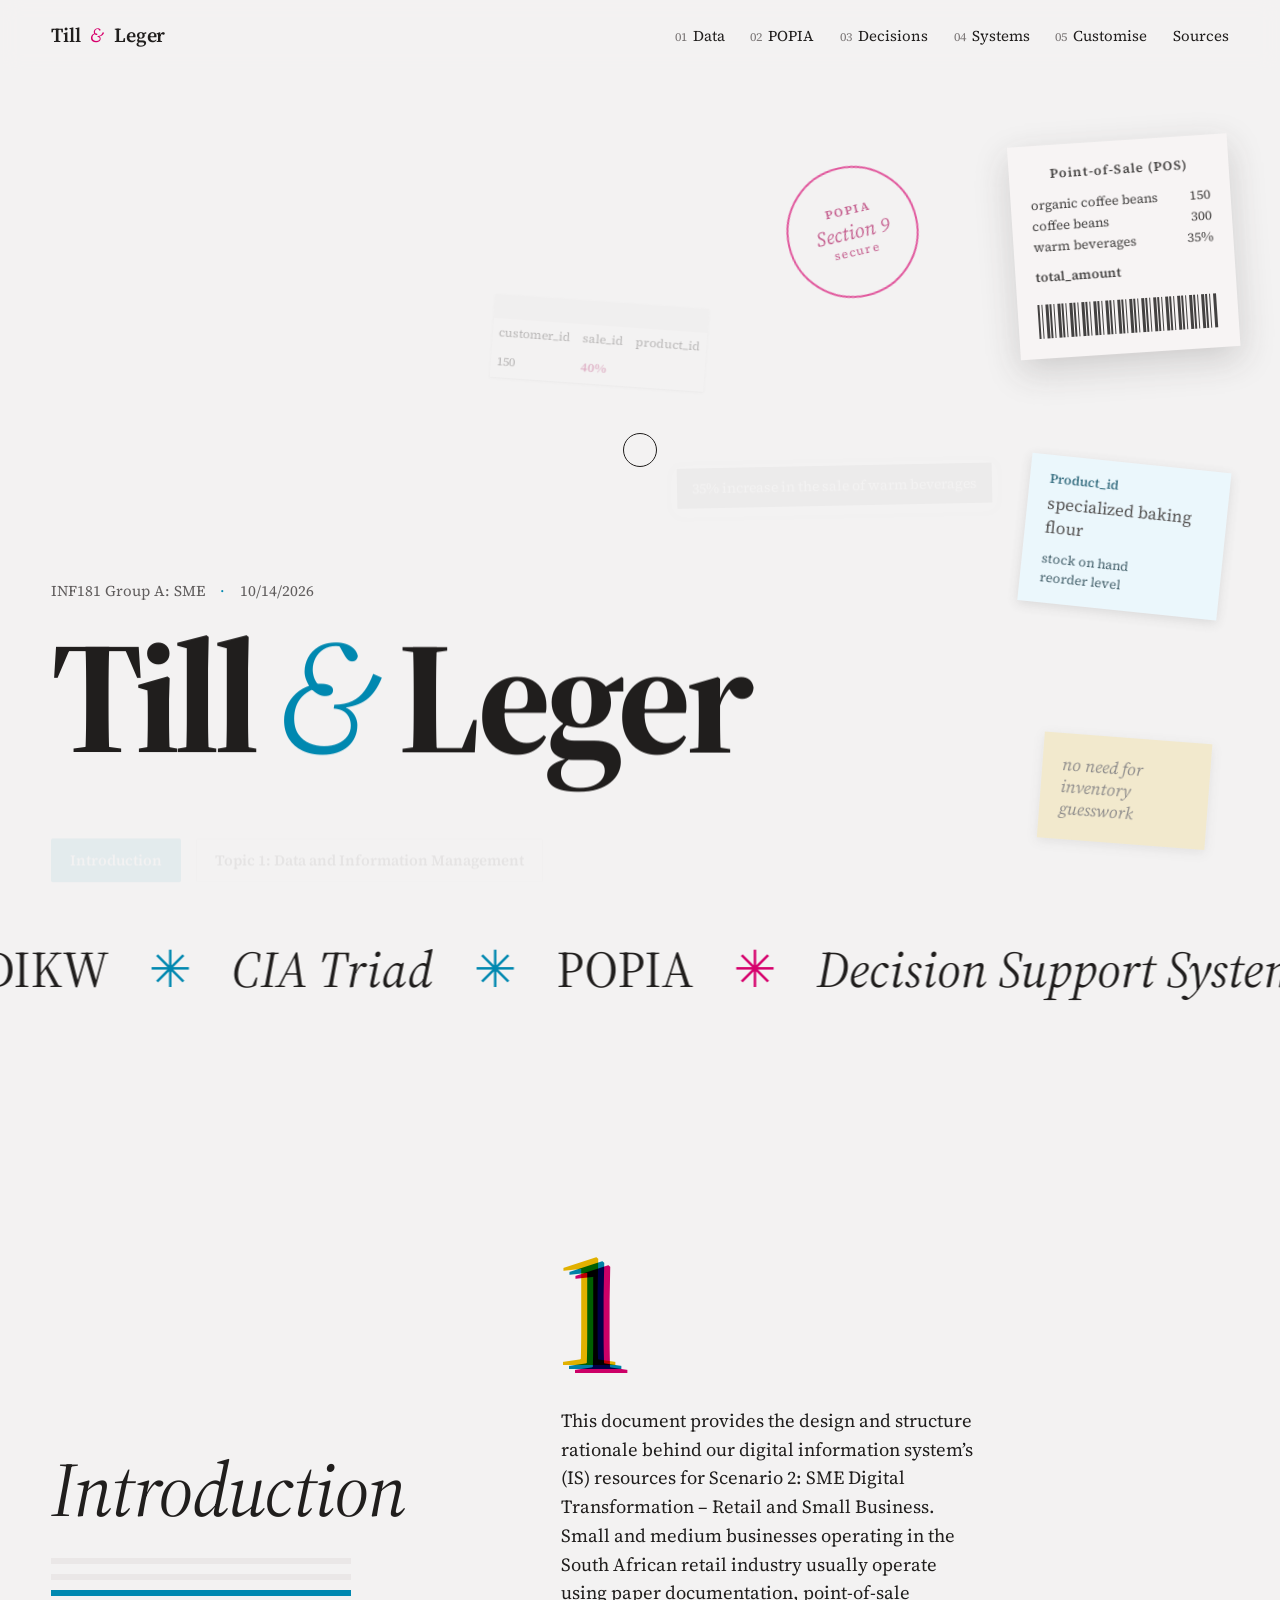
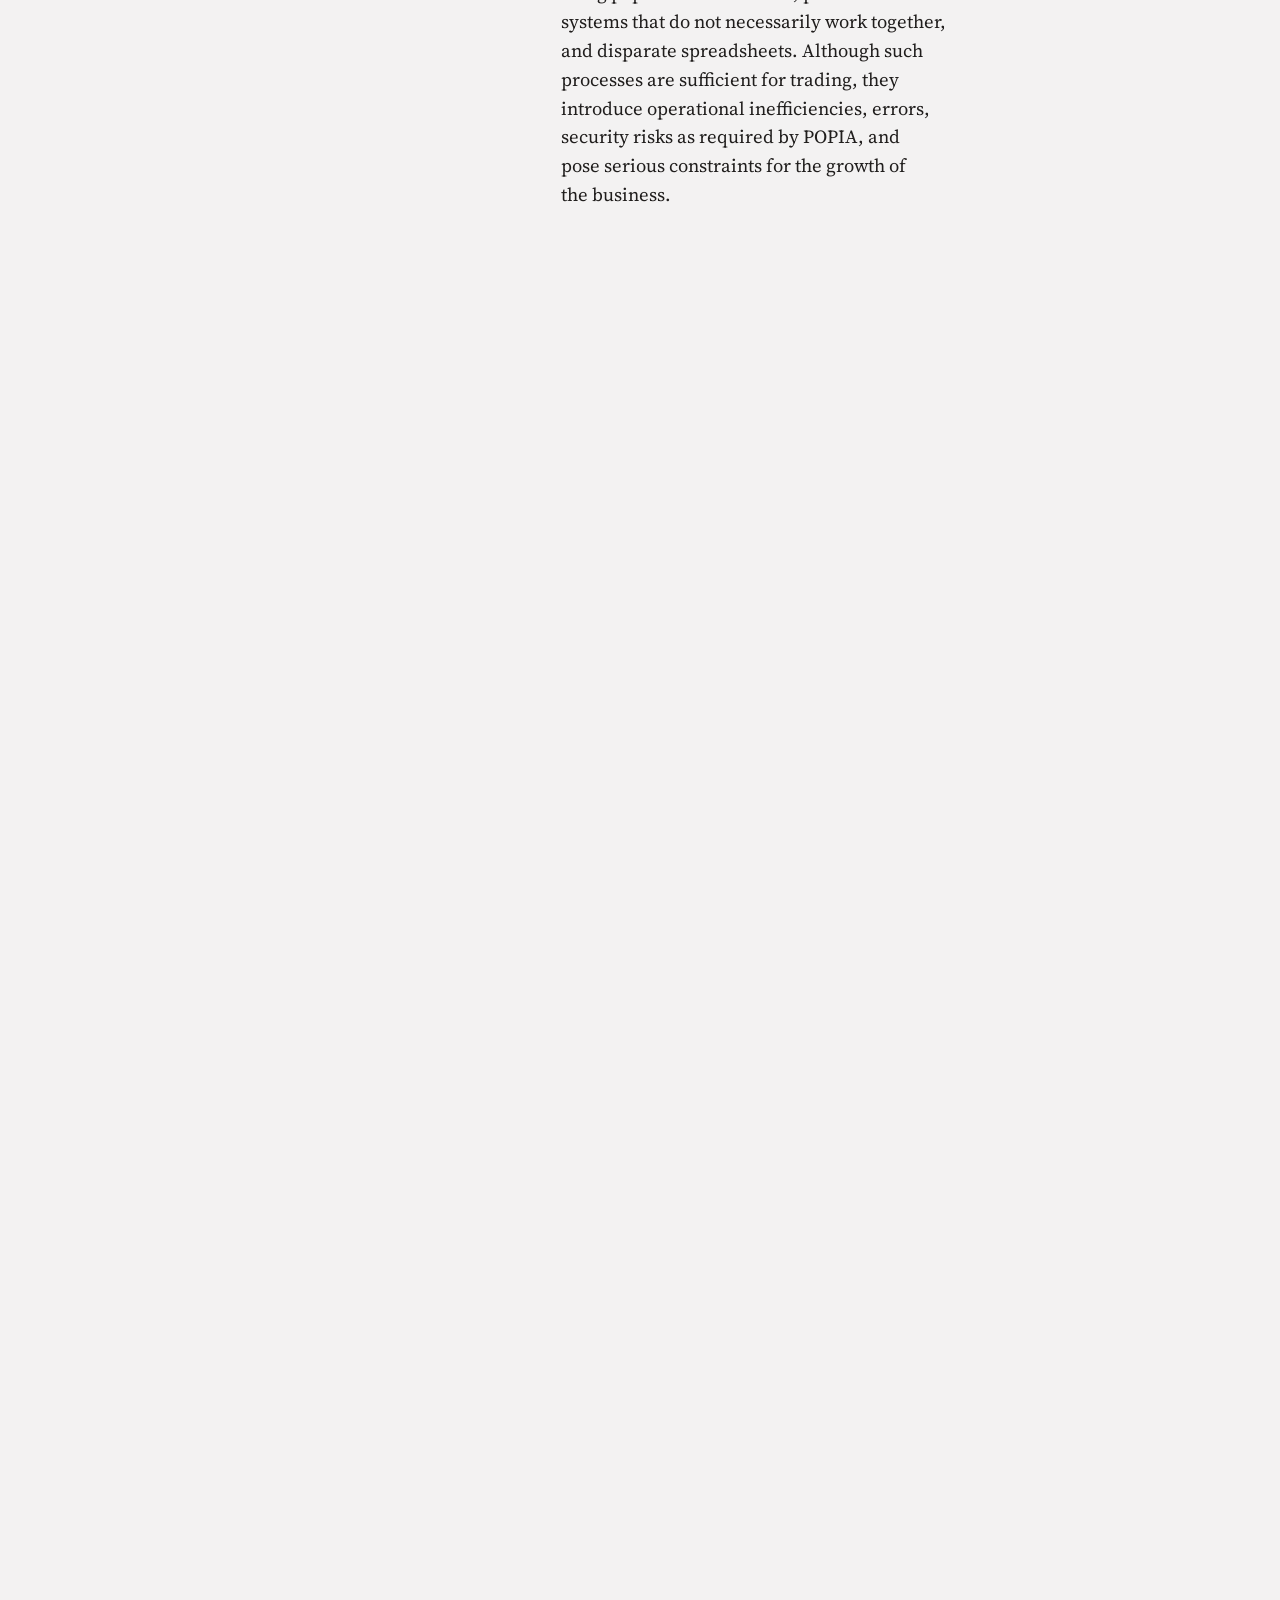
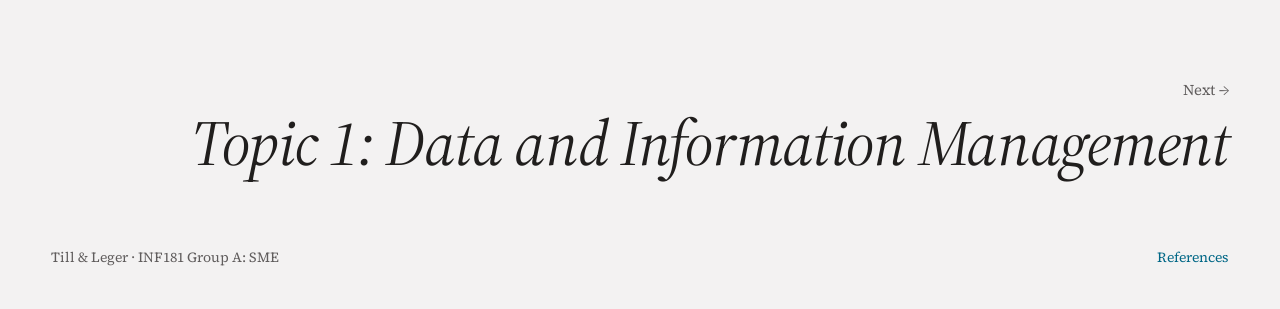
<file: index.html>
<!DOCTYPE html>
<html lang="en">
<head>
<meta charset="utf-8">
<title>Till &amp; Leger</title>
<link rel="icon" href="data:,">
<meta http-equiv="refresh" content="0; url=Till%20and%20Ledger.html">
<link rel="canonical" href="Till%20and%20Ledger.html">
</head>
<body>
<p><a href="Till%20and%20Ledger.html">Till &amp; Leger</a></p>
</body>
</html>
</file>
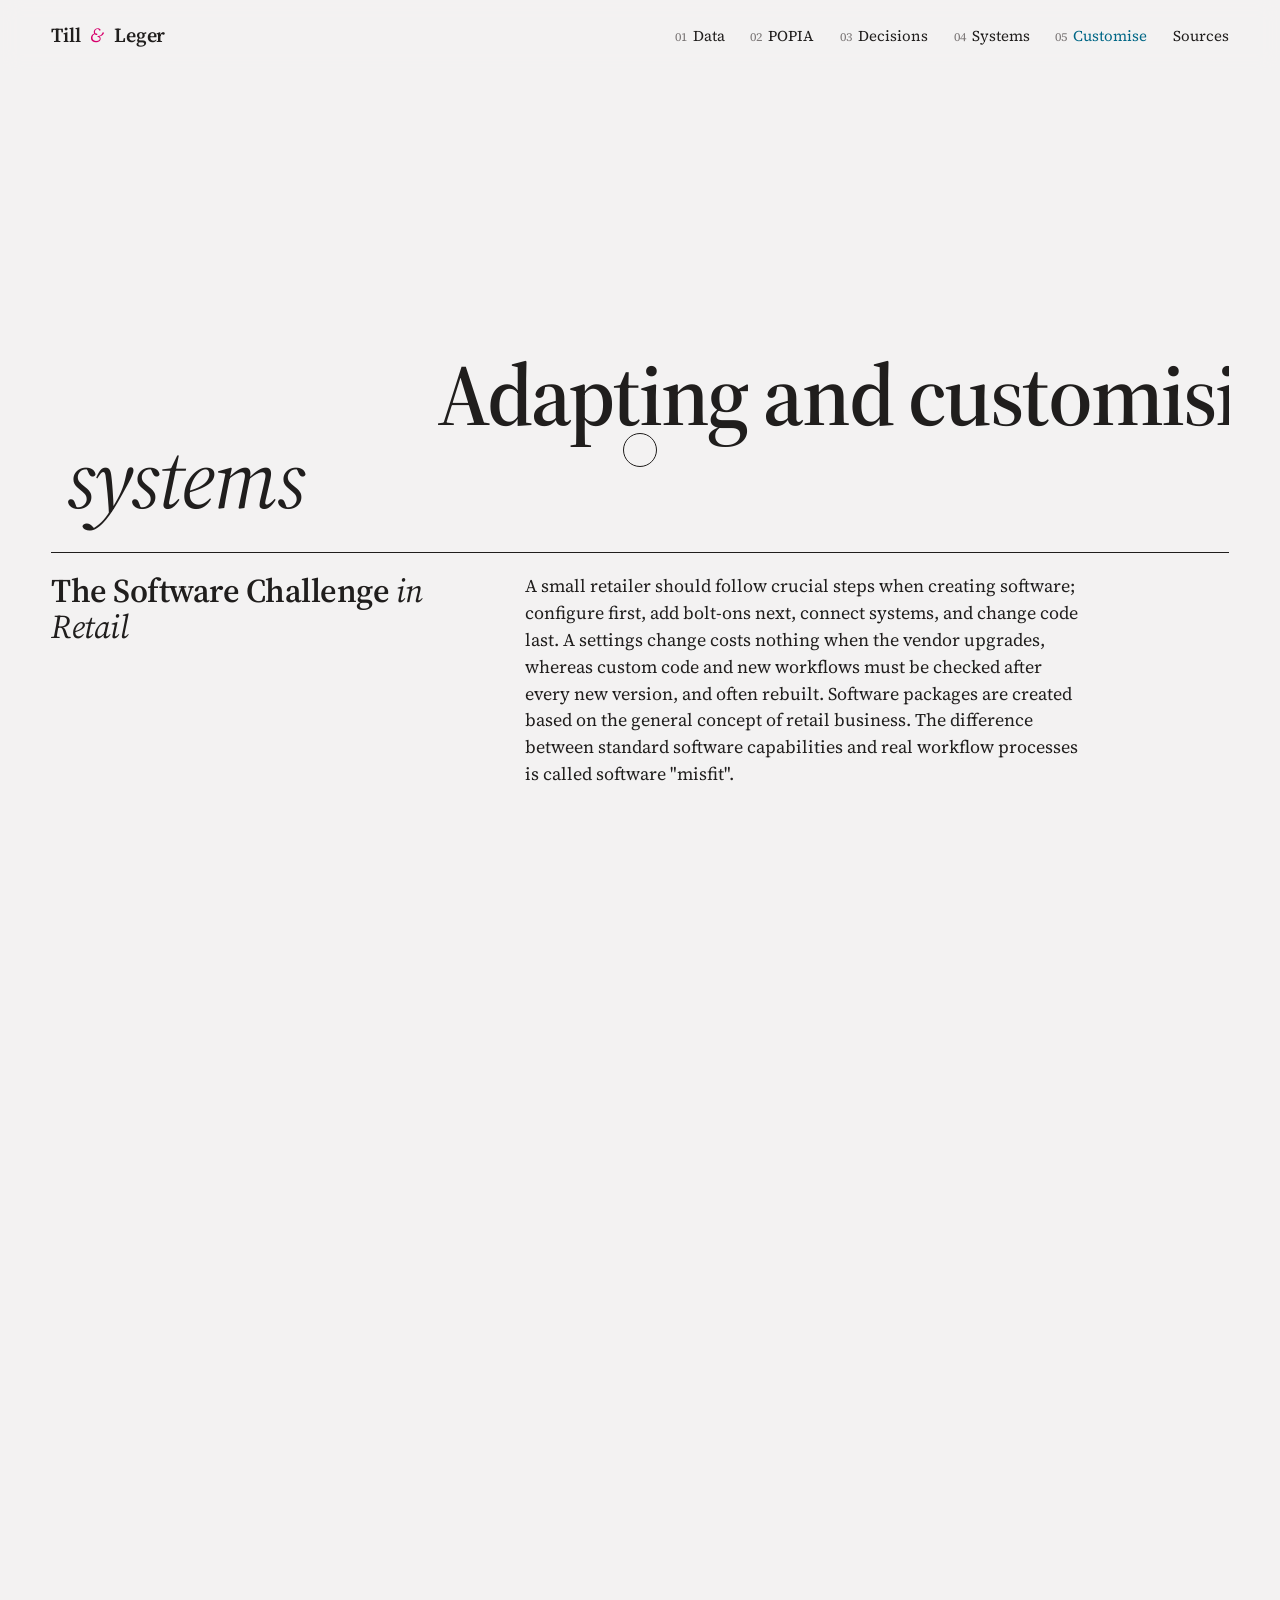
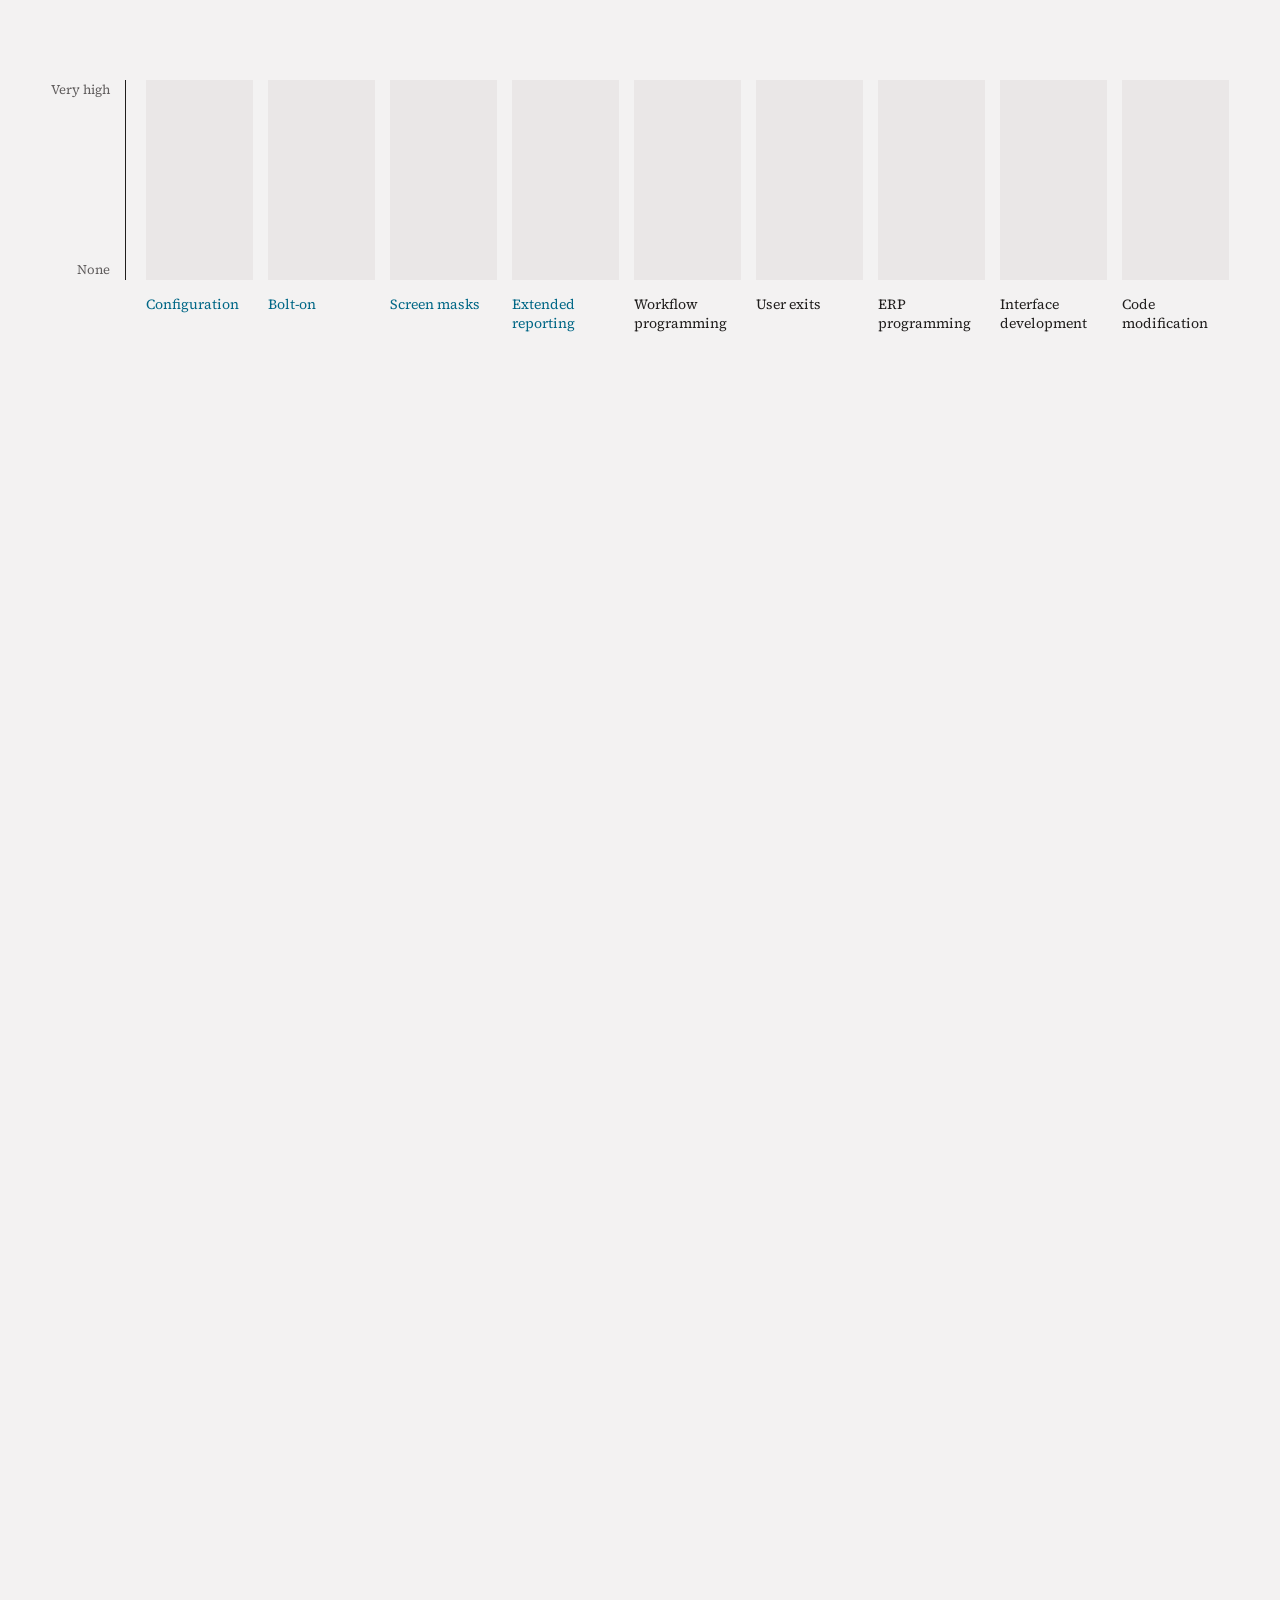
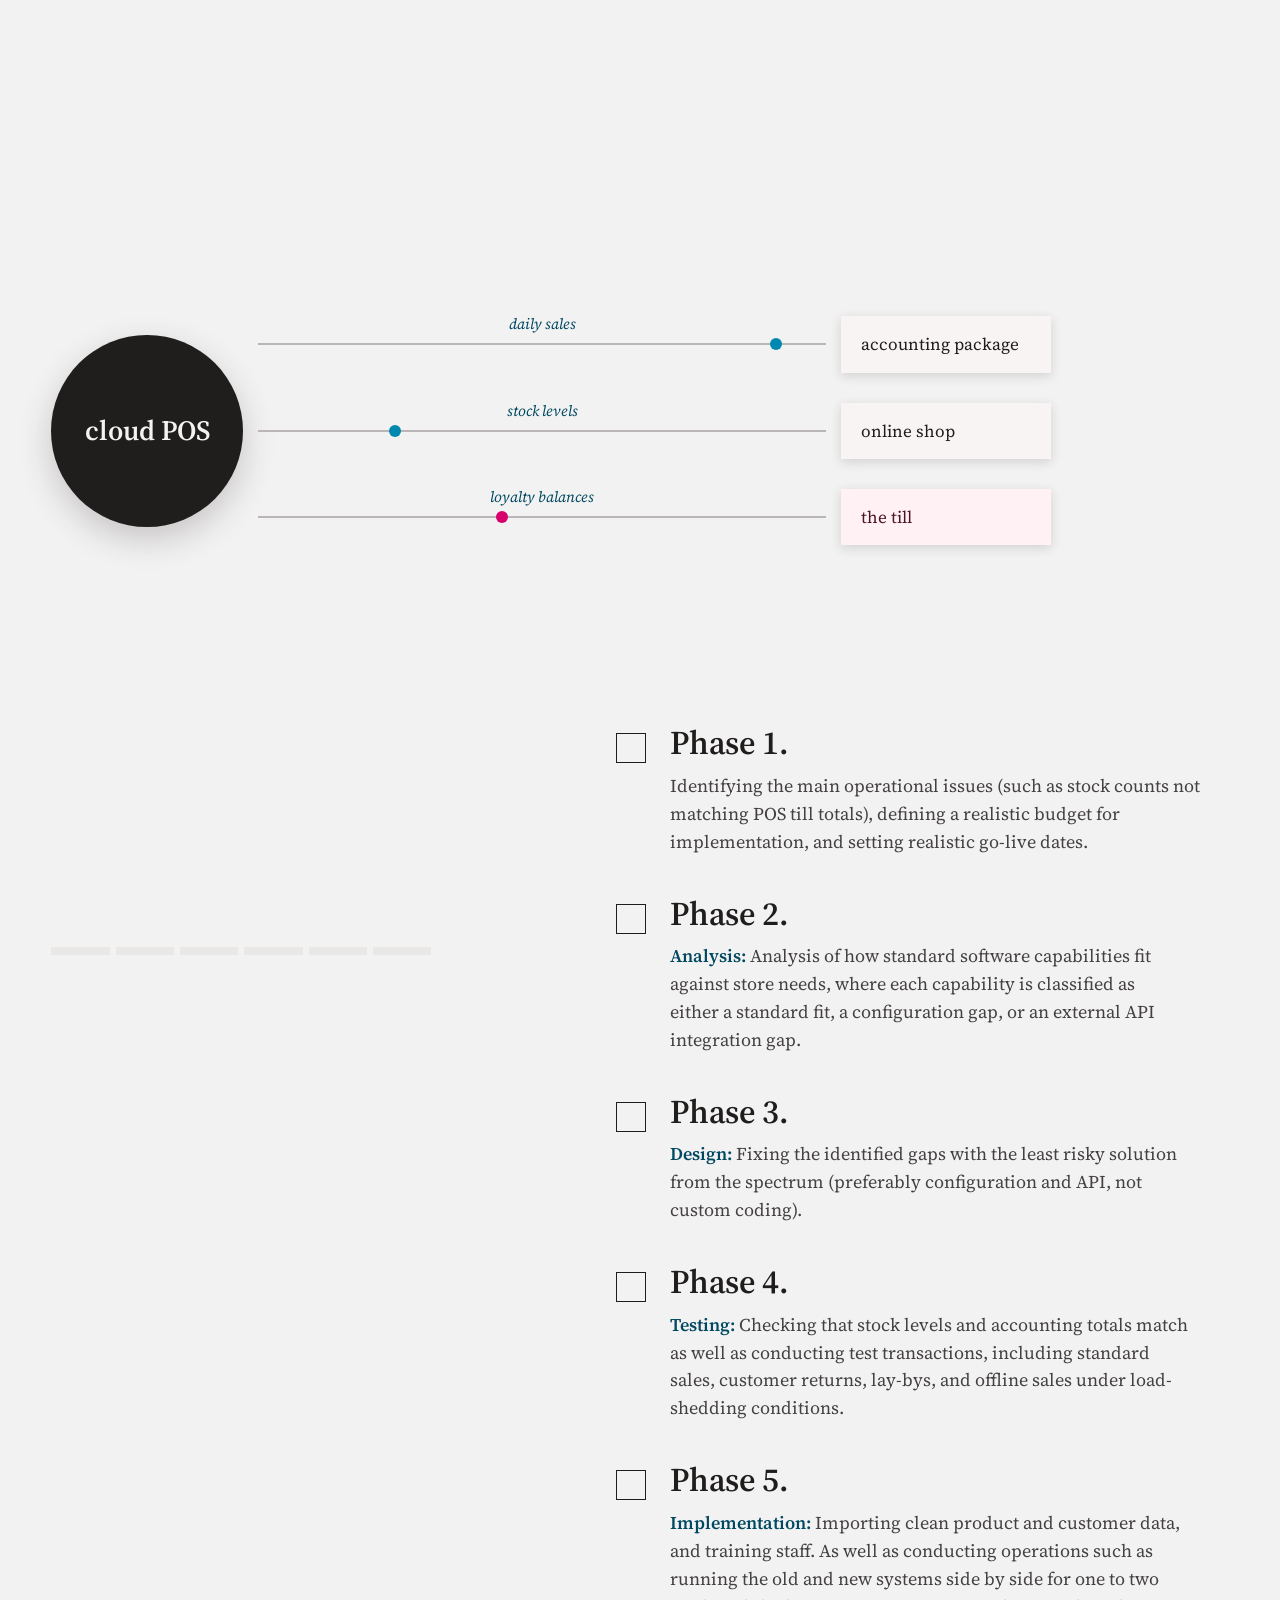
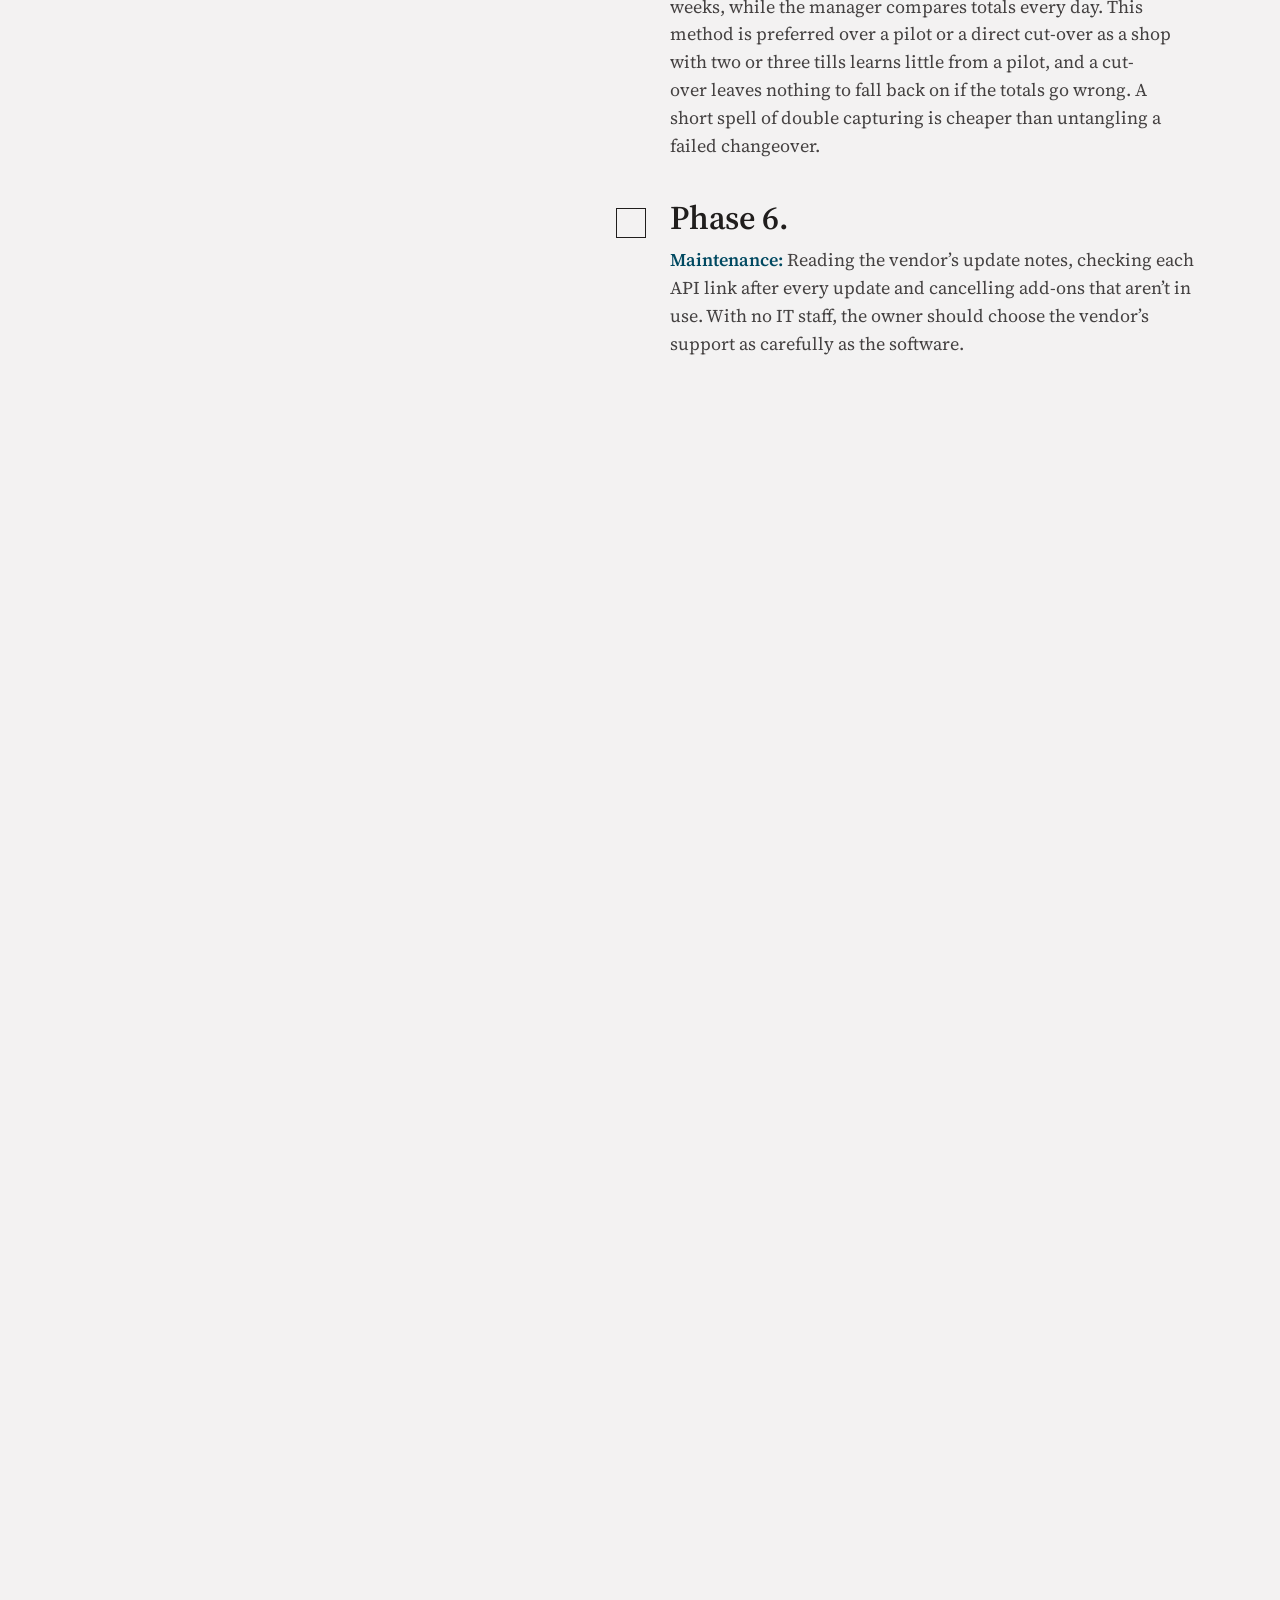
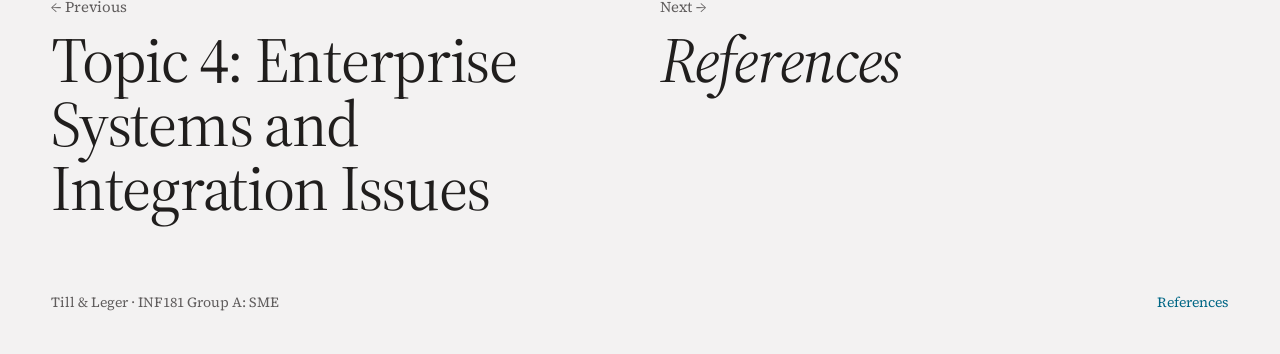
<file: Customise.html>
<!DOCTYPE html>
<html lang="en">
<head>
<meta charset="utf-8">
<meta name="viewport" content="width=device-width, initial-scale=1">
<title>Topic 5: Adapting and customising information systems · Till &amp; Leger</title>
<meta name="description" content="A settings change costs nothing when the vendor upgrades, whereas custom code and new workflows must be checked after every new version, and often rebuilt.">
<script>document.documentElement.classList.add('js');</script>
<link rel="icon" href="data:,">
<link rel="stylesheet" href="assets/broadsheet.css?v=552056c9">
<link rel="stylesheet" href="assets/site.css?v=a3ca9510">
<link rel="stylesheet" href="assets/customise.css?v=ec48c492">
</head>
<body>
<div class="page" data-page>

<nav class="site-nav" aria-label="Main">
  <a class="brand" href="Till and Ledger.html">Till <span>&amp;</span> Leger</a>
  <div class="links">
    <a href="Data.html"><small>01</small>Data</a>
    <a href="POPIA.html"><small>02</small>POPIA</a>
    <a href="Decisions.html"><small>03</small>Decisions</a>
    <a href="Systems.html"><small>04</small>Systems</a>
    <a href="Customise.html" aria-current="page"><small>05</small>Customise</a>
    <a href="Sources.html">Sources</a>
  </div>
</nav>

<main>
<header class="hero custom-hero gutter">
  <div class="float panel" aria-hidden="true" data-depth="0.7" data-rot="-5" data-speed="0.3" style="--top:16vh;right:9vw">
    <b>Configuration</b>
    <span>lay-by</span>
    <span>VAT rate</span>
    <span>product categories</span>
  </div>
  <div class="float soft" aria-hidden="true" data-depth="1.3" data-rot="7" data-speed="0.6" style="--top:13vh;right:40vw">Manager approval for refunds above R500</div>
  <div class="float dark" aria-hidden="true" data-depth="1.8" data-rot="-8" data-speed="0.9" style="--top:44vh;right:10vw">SaaS</div>
  <div class="float tag" aria-hidden="true" data-depth="1.1" data-rot="4" data-speed="0.45" style="--top:31vh;right:47vw">API</div>
  <h1>
    <span class="mask"><span data-line="0">Topic 5:</span></span>
    <span class="mask"><span data-line="1">Adapting and customising</span></span>
    <span class="mask"><span data-line="2" class="it">information systems</span></span>
  </h1>
  <div class="hero-intro" data-reveal="1">
    <h2 id="challenge-h">The Software Challenge <span class="it">in Retail</span></h2>
    <p class="lede">A small retailer should follow crucial steps when creating software; configure first, add bolt-ons next, connect systems, and change code last. A settings change costs nothing when the vendor upgrades, whereas custom code and new workflows must be checked after every new version, and often rebuilt. Software packages are created based on the general concept of retail business. The difference between standard software capabilities and real workflow processes is called software "misfit".</p>
  </div>
</header>

<section class="misfit gutter" aria-labelledby="challenge-h">
  <div class="misfit-body" data-reveal="1">
    <p>In South African retail, misfits are normally associated with managing lay-by sales, cash/credit card transactions, calculating loyalty points and VAT compliance for SARS. Apart from software-related issues, employee nostalgia and managers' attachment to old-fashioned procedures often prompt unnecessary customization requirements. Retailers should understand whether the lack of software capabilities is real or just a resistance to change in procedures.</p>
    <div class="chips" aria-hidden="true">
      <span class="chip">lay-by sales</span>
      <span class="chip">cash/credit card transactions</span>
      <span class="chip">loyalty points</span>
      <span class="chip">VAT compliance for SARS</span>
    </div>
  </div>
</section>

<section class="spectrum gutter" data-spectrum aria-labelledby="spectrum-h">
  <div class="section-head" data-reveal="1">
    <h2 id="spectrum-h">The Spectrum of <span class="it">Tailoring Choices</span></h2>
    <p>There are nine levels of customization of a packaged system ranging from simple adjustments in settings to rewriting the code supplied by the vendor. Upgrade risk ratings were evaluated by us for a small retailer. The first four require little work of a programmer. The remaining five always require a programmer, and a small store typically doesn't have one. Each level of customization increases support costs as each vendor upgrade must be tested and re-written. The issue of customization is considered a choice between altering the system and altering the process. In case of a store without IT department altering the process is obviously cheaper.</p>
  </div>
  <div class="chart" aria-hidden="true">
    <div class="axis"><span>None</span><span>Very high</span></div>
    <div class="cols">
      <div class="col easy" style="--v:0.06"><span class="bar"></span><span class="name">Configuration</span></div>
      <div class="col easy" style="--v:0.3"><span class="bar"></span><span class="name">Bolt-on</span></div>
      <div class="col easy" style="--v:0.3"><span class="bar"></span><span class="name">Screen masks</span></div>
      <div class="col easy" style="--v:0.3"><span class="bar"></span><span class="name">Extended reporting</span></div>
      <div class="col" style="--v:0.55"><span class="bar"></span><span class="name">Workflow programming</span></div>
      <div class="col" style="--v:0.55"><span class="bar"></span><span class="name">User exits</span></div>
      <div class="col" style="--v:0.8"><span class="bar"></span><span class="name">ERP programming</span></div>
      <div class="col" style="--v:0.55"><span class="bar"></span><span class="name">Interface development</span></div>
      <div class="col" style="--v:1"><span class="bar"></span><span class="name">Code modification</span></div>
    </div>
  </div>
</section>

<section class="later gutter" aria-labelledby="spectrum-h">
  <div class="saas" data-reveal="1">
    <p>In the case of Cloud POS sold as Software as a Service or SaaS the options are limited further. There is one instance of the software which is hosted by the vendor and modified by none of customers. Custom applications can only access data via the vendor's API. It looks like a restriction but provides security for the owner. All updates will come automatically, and nothing will break if configuration is stuck to, bolt-ons and API interfaces. Vendors abandon old versions of API, and a link built on one can stop working overnight.</p>
  </div>
  <div class="table-wrap" data-reveal="1">
    <table class="tailor">
      <thead>
        <tr><th scope="col">Tailoring option</th><th scope="col">Meaning</th><th scope="col">Retail example</th><th scope="col">Upgrade risk</th></tr>
      </thead>
      <tbody>
        <tr data-risk="0"><th scope="row">Configuration</th><td>Use the built-in settings</td><td>Turn on lay-by, set the VAT rate, create product categories</td><td class="risk"><div class="risk-in"><span class="meter" aria-hidden="true"><i></i><i></i><i></i><i></i><i></i></span><span>None</span></div></td></tr>
        <tr data-risk="1"><th scope="row">Bolt-on</th><td>Add a third-party product that runs alongside</td><td>A loyalty app from the POS vendor's app store</td><td class="risk"><div class="risk-in"><span class="meter" aria-hidden="true"><i></i><i></i><i></i><i></i><i></i></span><span>Low</span></div></td></tr>
        <tr data-risk="1"><th scope="row">Screen masks</th><td>Change how screens look</td><td>Hide unused fields on the till screen</td><td class="risk"><div class="risk-in"><span class="meter" aria-hidden="true"><i></i><i></i><i></i><i></i><i></i></span><span>Low</span></div></td></tr>
        <tr data-risk="1"><th scope="row">Extended reporting</th><td>Build new reports from existing data</td><td>A weekly slow-movers report</td><td class="risk"><div class="risk-in"><span class="meter" aria-hidden="true"><i></i><i></i><i></i><i></i><i></i></span><span>Low</span></div></td></tr>
        <tr data-risk="2"><th scope="row">Workflow programming</th><td>Add new approval or process steps</td><td>Manager approval for refunds above R500</td><td class="risk"><div class="risk-in"><span class="meter" aria-hidden="true"><i></i><i></i><i></i><i></i><i></i></span><span>Medium</span></div></td></tr>
        <tr data-risk="2"><th scope="row">User exits</th><td>Plug custom code into hooks the vendor provides</td><td>Run a check before a discount is applied</td><td class="risk"><div class="risk-in"><span class="meter" aria-hidden="true"><i></i><i></i><i></i><i></i><i></i></span><span>Medium</span></div></td></tr>
        <tr data-risk="3"><th scope="row">ERP programming</th><td>Write new programs that use the system's data</td><td>A custom stock-take tool</td><td class="risk"><div class="risk-in"><span class="meter" aria-hidden="true"><i></i><i></i><i></i><i></i><i></i></span><span>High</span></div></td></tr>
        <tr data-risk="2"><th scope="row">Interface development</th><td>Build links to other systems</td><td>Send POS sales to the accounting package</td><td class="risk"><div class="risk-in"><span class="meter" aria-hidden="true"><i></i><i></i><i></i><i></i><i></i></span><span>Medium, lower with a published API</span></div></td></tr>
        <tr data-risk="4"><th scope="row">Code modification</th><td>Change the vendor's source code</td><td>Rewrite how the till deducts stock</td><td class="risk"><div class="risk-in"><span class="meter" aria-hidden="true"><i></i><i></i><i></i><i></i><i></i></span><span>Very high, and impossible on SaaS</span></div></td></tr>
      </tbody>
    </table>
  </div>
</section>

<section class="api gutter" data-api aria-labelledby="api-h">
  <div class="section-head" data-reveal="1">
    <h2 id="api-h">API <span class="it">Customisation</span></h2>
    <p>An application programming interface (API) is a published set of rules that lets one program request data from another or send data to it. APIs act as a main route for systems to share data and services, they also make SMEs more efficient by linking systems that used to run separately. In a store, the cloud POS sends daily sales to the accounting package, pushes stock levels to the online shop and pulls loyalty balances into the till. If the store switches accounting packages later, only the link changes.</p>
  </div>
  <div class="links-diag" aria-hidden="true">
    <div class="hub"><span>cloud POS</span></div>
    <div class="link"><span class="wire"><i class="pkt" data-pkt="1"></i><em>daily sales</em></span><span class="node">accounting package</span></div>
    <div class="link"><span class="wire"><i class="pkt" data-pkt="1"></i><em>stock levels</em></span><span class="node">online shop</span></div>
    <div class="link in"><span class="wire"><i class="pkt" data-pkt="-1"></i><em>loyalty balances</em></span><span class="node">the till</span></div>
  </div>
</section>

<section class="sdlc gutter" data-sdlc aria-labelledby="sdlc-h">
  <div class="sdlc-side">
    <div class="section-head" data-reveal="1">
      <h2 id="sdlc-h">SDLC <span class="it">To Manage Change</span></h2>
      <p>We use six phases of the systems development life cycle (SDLC) to keep the change under control.</p>
    </div>
    <div class="progress" aria-hidden="true"><i></i><i></i><i></i><i></i><i></i><i></i></div>
  </div>
  <ol class="phases">
    <li class="phase" data-phase><span class="box" aria-hidden="true"></span><p><span class="lab">Phase 1.</span> Identifying the main operational issues (such as stock counts not matching POS till totals), defining a realistic budget for implementation, and setting realistic go-live dates.</p></li>
    <li class="phase" data-phase><span class="box" aria-hidden="true"></span><p><span class="lab">Phase 2.</span> <b class="nm">Analysis:</b> Analysis of how standard software capabilities fit against store needs, where each capability is classified as either a standard fit, a configuration gap, or an external API integration gap.</p></li>
    <li class="phase" data-phase><span class="box" aria-hidden="true"></span><p><span class="lab">Phase 3.</span> <b class="nm">Design:</b> Fixing the identified gaps with the least risky solution from the spectrum (preferably configuration and API, not custom coding).</p></li>
    <li class="phase" data-phase><span class="box" aria-hidden="true"></span><p><span class="lab">Phase 4.</span> <b class="nm">Testing:</b> Checking that stock levels and accounting totals match as well as conducting test transactions, including standard sales, customer returns, lay-bys, and offline sales under load-shedding conditions.</p></li>
    <li class="phase" data-phase><span class="box" aria-hidden="true"></span><p><span class="lab">Phase 5.</span> <b class="nm">Implementation:</b> Importing clean product and customer data, and training staff. As well as conducting operations such as running the old and new systems side by side for one to two weeks, while the manager compares totals every day. This method is preferred over a pilot or a direct cut-over as a shop with two or three tills learns little from a pilot, and a cut-over leaves nothing to fall back on if the totals go wrong. A short spell of double capturing is cheaper than untangling a failed changeover.</p></li>
    <li class="phase" data-phase><span class="box" aria-hidden="true"></span><p><span class="lab">Phase 6.</span> <b class="nm">Maintenance:</b> Reading the vendor’s update notes, checking each API link after every update and cancelling add-ons that aren’t in use. With no IT staff, the owner should choose the vendor’s support as carefully as the software.</p></li>
  </ol>
</section>

<section class="sa gutter" aria-labelledby="sa-h">
  <div class="section-head" data-reveal="1">
    <h2 id="sa-h">Power in the <span class="it">South African Context</span></h2>
    <p>South African SMEs balance the low cost of SaaS ERP implementation with reliance on the vendor and the Internet. It has been shown that SMEs make use of only a fraction of ERP functionality they purchase, and that companies making use of more of them tend to enjoy competitive advantage. The retailer needs to make full use of the standard features before considering any customization. POS adoption in Nigerian SMEs have been connected to availability of power and Internet connections. The load shedding affects South African shops in the same way. It requires POS that can work offline and sync later.</p>
  </div>
</section>

<section class="pedagogy gutter" aria-labelledby="pedagogy-h">
  <div class="section-head" data-reveal="1">
    <h2 id="pedagogy-h">Design and Pedagogy <span class="it">of Reasoning</span></h2>
  </div>
  <div class="card elev-lg ped-card" data-reveal="1">
    <p>It is quite common for small businesses to fall into the trap of over-customizing an existing but inflexible software package or trying to develop a completely customized software solution on their own. To make the process of adapting their systems easier for the owners, this topic was organized according to the System Development Life Cycle (SDLC). Through the discussion of an API-based checklist, retail managers are shown how they can customize the existing POS and ecommerce platforms to match their own processes.</p>
  </div>
</section>
</main>

<footer class="site-footer">
  <div class="pager">
    <a href="Systems.html"><span class="dir">← Previous</span><span class="label">Topic 4: Enterprise Systems and Integration Issues</span></a>
    <a class="next" href="Sources.html"><span class="dir">Next →</span><span class="label">References</span></a>
  </div>
  <div class="colophon">
    <span><span>Till &amp; Leger</span> · <span>INF181 Group A: SME</span></span>
    <a href="Sources.html">References</a>
  </div>
</footer>

</div>

<script src="assets/motion.js?v=2e4f1580"></script>
<script src="assets/customise.js?v=c1e3d493"></script>
</body>
</html>
</file>
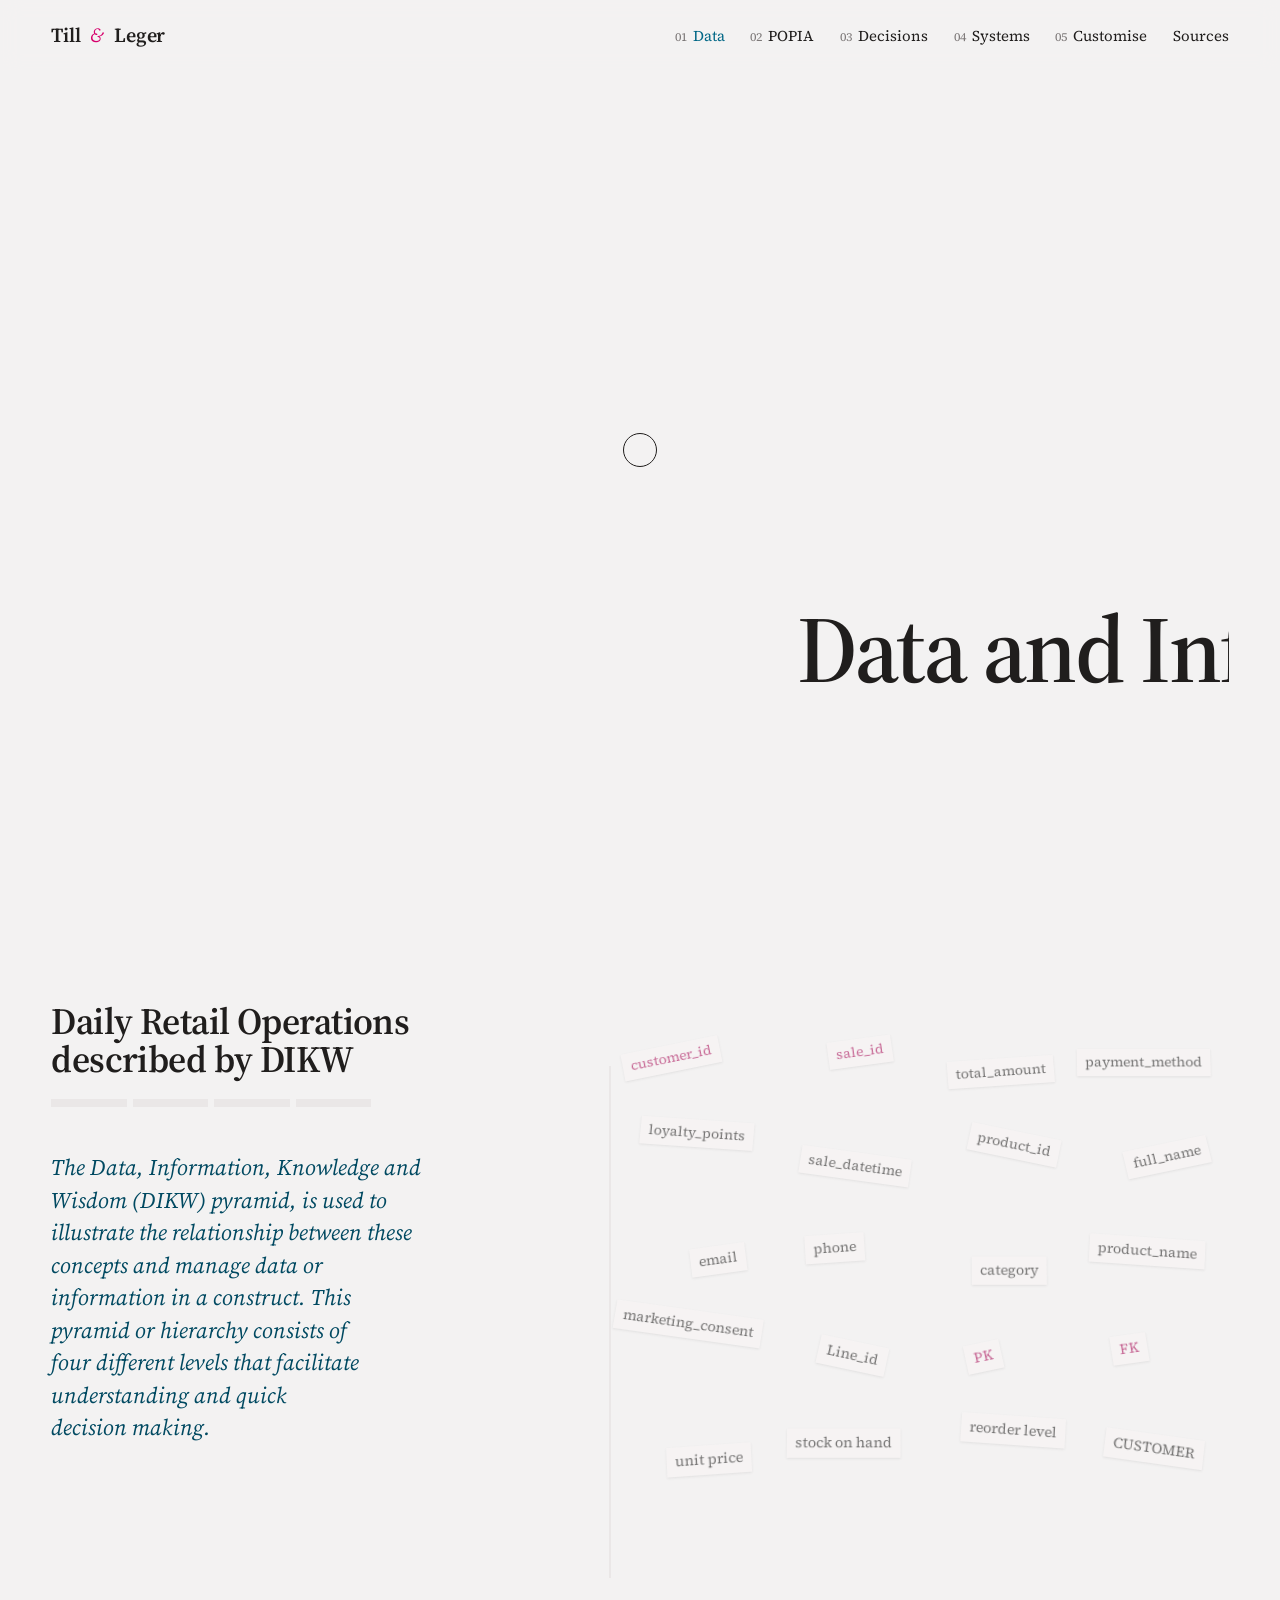
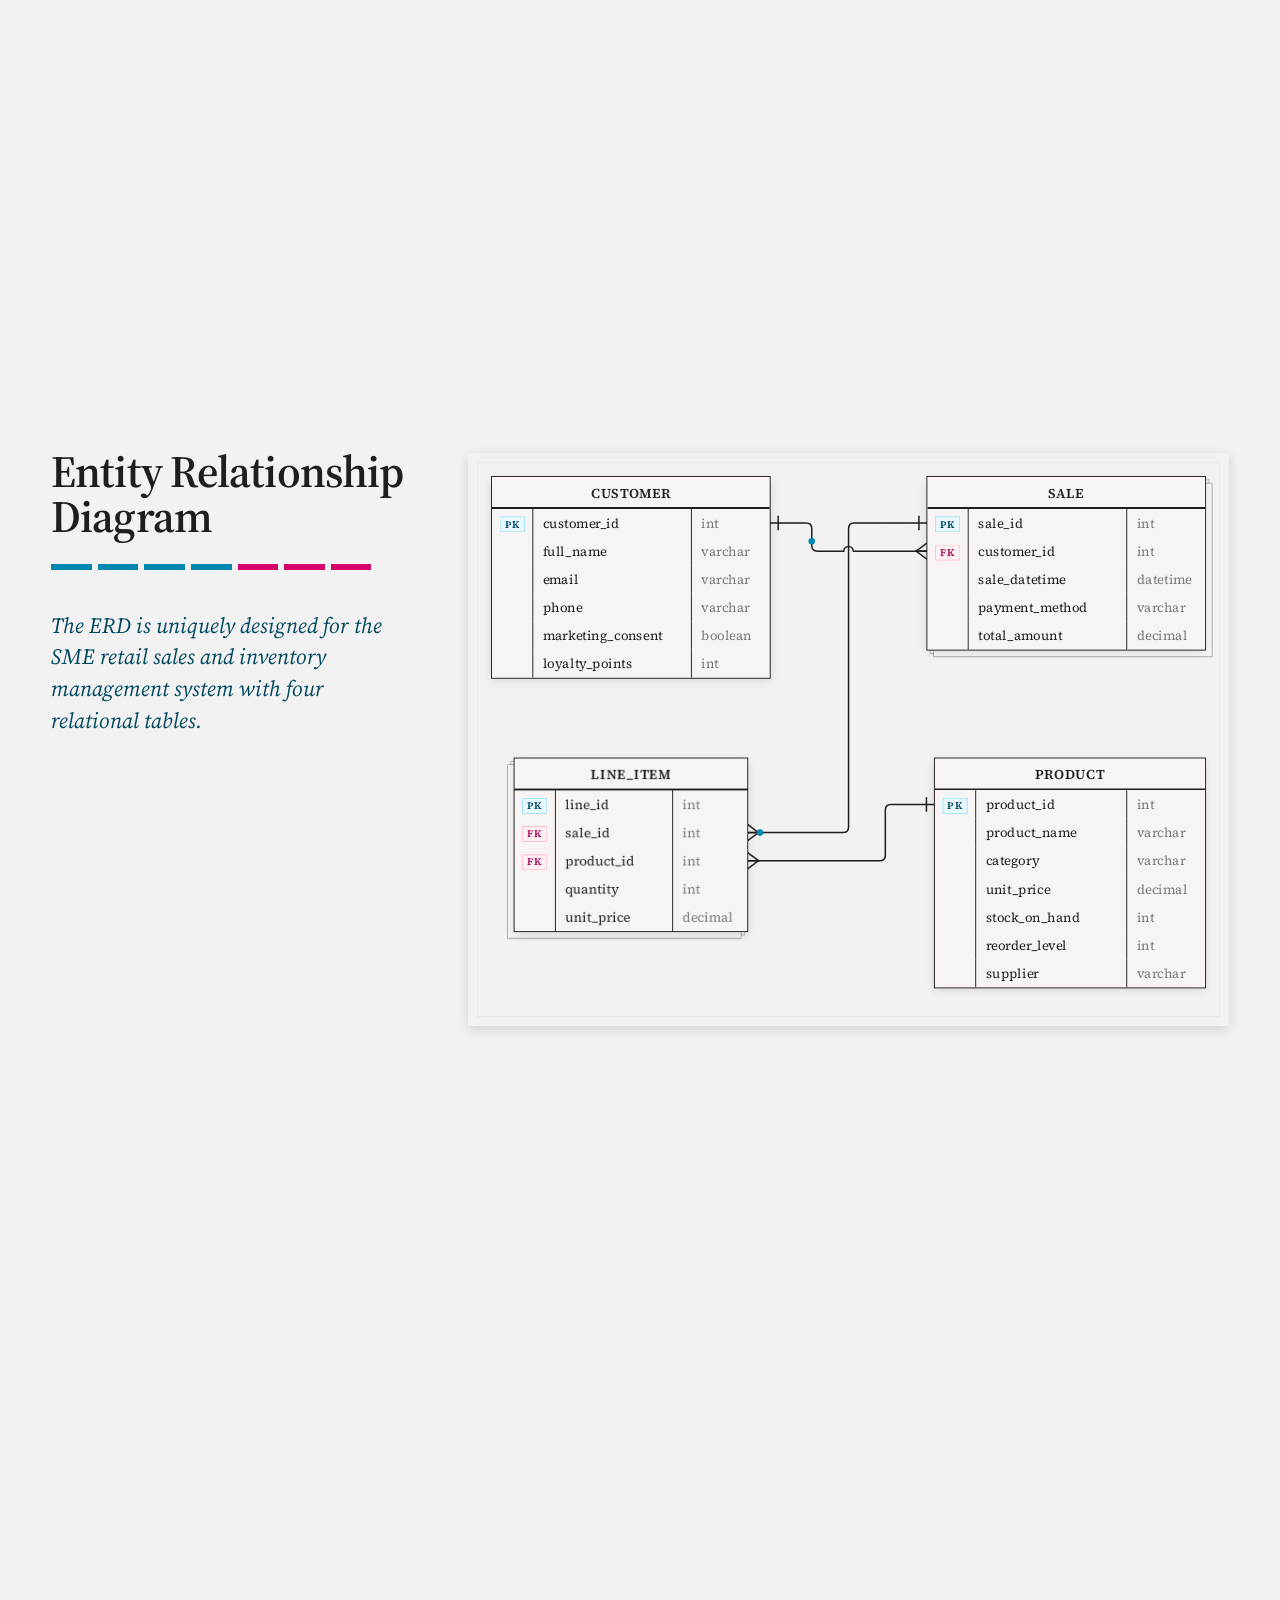
<file: Data.html>
<!DOCTYPE html>
<html lang="en">
<head>
<meta charset="utf-8">
<meta name="viewport" content="width=device-width, initial-scale=1">
<title>Topic 1: Data and Information Management · Till &amp; Leger</title>
<meta name="description" content="Topic 1 was chosen to show non-technical owners how transactional data gets transformed using the DIKW paradigm into retail knowledge.">
<script>document.documentElement.classList.add('js');</script>
<link rel="icon" href="data:,">
<link rel="stylesheet" href="assets/broadsheet.css?v=552056c9">
<link rel="stylesheet" href="assets/site.css?v=a3ca9510">
<link rel="stylesheet" href="assets/data.css?v=2dc1046f">
<link rel="stylesheet" href="assets/erd.css?v=6f7d16d1">
<link rel="stylesheet" href="assets/dash.css?v=4b0be791">
</head>
<body>
<div class="page" data-page>

<nav class="site-nav" aria-label="Main">
  <a class="brand" href="Till and Ledger.html">Till <span>&amp;</span> Leger</a>
  <div class="links">
    <a href="Data.html" aria-current="page"><small>01</small>Data</a>
    <a href="POPIA.html"><small>02</small>POPIA</a>
    <a href="Decisions.html"><small>03</small>Decisions</a>
    <a href="Systems.html"><small>04</small>Systems</a>
    <a href="Customise.html"><small>05</small>Customise</a>
    <a href="Sources.html">Sources</a>
  </div>
</nav>

<main>
<header class="hero gutter">
  <div class="float rec cust" aria-hidden="true" data-depth="0.7" data-rot="-4" data-speed="0.3" style="--top:15vh;right:8vw">
    <b>CUSTOMER</b>
    <span class="pk">customer_id</span>
    <span>full_name</span>
    <span>email</span>
    <span>phone</span>
    <span>marketing_consent</span>
    <span>loyalty_points</span>
  </div>
  <div class="float rec sale" aria-hidden="true" data-depth="1.3" data-rot="6" data-speed="0.55" style="--top:12vh;right:37vw">
    <b>SALE</b>
    <span class="pk">sale_id</span>
    <span class="fk">customer_id</span>
    <span>sale_datetime</span>
    <span>payment_method</span>
    <span>total_amount</span>
  </div>
  <div class="float key dark" aria-hidden="true" data-depth="1.8" data-rot="-8" data-speed="0.9" style="--top:62vh;right:7vw">PK</div>
  <div class="float key tag" aria-hidden="true" data-depth="1.1" data-rot="5" data-speed="0.45" style="--top:36vh;right:55vw">FK</div>
  <h1>
    <span class="mask"><span data-line="0">Topic 1:</span></span>
    <span class="mask"><span data-line="1">Data and Information</span></span>
    <span class="mask"><span data-line="2" class="it">Management</span></span>
  </h1>
</header>

<section id="dikw" class="dikw" data-pin="5" aria-labelledby="dikw-h">
  <div class="stage gutter">
    <div class="steps">
      <h2 id="dikw-h" class="steps-head">Daily Retail Operations described by DIKW</h2>
      <div class="progress" aria-hidden="true"><i></i><i></i><i></i><i></i></div>
      <div class="stack">
      <div class="step intro" data-step="0">
        <p>The Data, Information, Knowledge and Wisdom (DIKW) pyramid, is used to illustrate the relationship between these concepts and manage data or information in a construct. This pyramid or hierarchy consists of four different levels that facilitate understanding and quick decision making.</p>
      </div>
      <div class="step" data-step="1">
        <span class="plus">Level 1.</span>
        <p>Data lies at the bottom of the pyramid, and it refers to raw facts including numbers, text or symbols as data is the symbolic representation of observable properties. For example, each time a transaction happens a system scans the information and stores it as raw data.</p>
      </div>
      <div class="step" data-step="2">
        <span class="plus">Level 2.</span>
        <p>The layer above the data is where. Information is data that has been processed or organized to give the data meaning. For example, the number of products or units sold on a certain day arranged by a certain category.</p>
      </div>
      <div class="step" data-step="3">
        <span class="plus">Level 3.</span>
        <p>Above information we encounter knowledge, knowledge is where the information gets analyzed and can then be used to answer questions or to solve problems regarding retail operations. For example, the demand for a product rises, and a store runs out of products before another delivery of that product is scheduled, to fix this the store would order a larger amount of the specific product.</p>
      </div>
      <div class="step" data-step="4">
        <span class="plus">Level 4.</span>
        <p>At the very top of a pyramid is wisdom, wisdom is where experience and knowledge help the owner of a retail operation make quick and informed decisions. An example being, a retail store owner increasing the order amount of a certain product they think is going to sell, with the risk of having leftover products in mind.</p>
      </div>
      </div>
    </div>
    <div class="scene" aria-hidden="true">
      <div class="rail"><div data-valbar="1"></div></div>
      <div class="pyr" data-pyr="1">
        <div class="layer" data-layer="0"><div data-face="L"></div><div data-face="R"></div><span>Data</span></div>
        <div class="layer" data-layer="1"><div data-face="L"></div><div data-face="R"></div><span>Information</span></div>
        <div class="layer" data-layer="2"><div data-face="L"></div><div data-face="R"></div><span>Knowledge</span></div>
        <div class="layer" data-layer="3"><div data-face="L"></div><div data-face="R"></div><span>Wisdom</span></div>
        <!-- data.js adds the floating field chips here -->
      </div>
    </div>
  </div>
</section>

<section class="quality gutter" aria-labelledby="quality-h">
  <div class="q-side">
    <div class="section-head" data-reveal="1">
      <h2 id="quality-h">The Seven Information Quality Criteria</h2>
      <p>To guarantee that the information systems used in the retail business help make decisions based on correct and appropriate information, data should be evaluated based on the seven criteria, which can be divided into four basic groups:</p>
    </div>
    <div class="seven big" aria-hidden="true" data-reveal="1"><i data-g="1"></i><i data-g="1"></i><i data-g="2"></i><i data-g="2"></i><i data-g="2"></i><i data-g="3"></i><i data-g="4"></i></div>
  </div>
  <ol class="grid">
    <li class="test" data-g="1" data-reveal="1">
      <div class="t-top"><span class="plus">Group 1.</span><span class="seven" aria-hidden="true"><i class="g"></i><i class="g"></i><i></i><i></i><i></i><i></i><i></i></span></div>
      <h3>Intrinsic Quality <span class="it">(quality of the data regarding its nature regardless of the context)</span></h3>
      <ul>
        <li><span class="dot" aria-hidden="true">•</span> <b>Accuracy:</b> Degree to which data represents actual reality of the retail transactions (for example, the system captures the correct price charged during checkout).</li>
        <li><span class="dot" aria-hidden="true">•</span> <b>Believability:</b> The extent to which employees and management believe that the data is credible.</li>
      </ul>
    </li>
    <li class="test" data-g="2" data-reveal="1">
      <div class="t-top"><span class="plus">Group 2.</span><span class="seven" aria-hidden="true"><i></i><i></i><i class="g"></i><i class="g"></i><i class="g"></i><i></i><i></i></span></div>
      <h3>Contextual Quality <span class="it">(quality of the data relative to its usage context)</span></h3>
      <ul>
        <li><span class="dot" aria-hidden="true">•</span> <b>Relevance:</b> Data should be relevant to the task being conducted in the retail store (such as looking at the local weather forecast when planning the number of hot drinks).</li>
        <li><span class="dot" aria-hidden="true">•</span> <b>Timeliness:</b> Data should be up to date and available right when it is needed for decision-making process.</li>
        <li><span class="dot" aria-hidden="true">•</span> <b>Completeness:</b> All fields that need to be filled in to complete the transaction/report should have the necessary data entered.</li>
      </ul>
    </li>
    <li class="test" data-g="3" data-reveal="1">
      <div class="t-top"><span class="plus">Group 3.</span><span class="seven" aria-hidden="true"><i></i><i></i><i></i><i></i><i></i><i class="g"></i><i></i></span></div>
      <h3>Representational Quality <span class="it">(The way the data is represented)</span></h3>
      <ul>
        <li><span class="dot" aria-hidden="true">•</span> <b>Uniform Representation:</b> Making sure that the data is represented consistently in all the integrated software (all of them use the same date and currency formats).</li>
      </ul>
    </li>
    <li class="test" data-g="4" data-reveal="1">
      <div class="t-top"><span class="plus">Group 4.</span><span class="seven" aria-hidden="true"><i></i><i></i><i></i><i></i><i></i><i></i><i class="g"></i></span></div>
      <h3>Accessibility Quality <span class="it">(The ability to access data)</span></h3>
      <ul>
        <li><span class="dot" aria-hidden="true">•</span> <b>Accessibility:</b> This refers to how fast and easy it is for authorized personnel to access the data required while keeping the security barriers intact.</li>
      </ul>
    </li>
  </ol>
</section>

<section id="erd" class="erd-section erd-press gutter" data-pin="9" aria-labelledby="erd-h">
  <div class="stage">
    <div class="lede-wrap">
      <h2 id="erd-h">Entity Relationship Diagram</h2>
      <div class="lede" data-step="0">
        <p>The ERD is uniquely designed for the SME retail sales and inventory management system with four relational tables.</p>
      </div>
      <div class="progress" aria-hidden="true"><i></i><i></i><i></i><i></i><i></i><i></i><i></i></div>
    </div>
    <figure class="sheet" aria-labelledby="erd-h">
      <div class="win">
        <div class="canvas">
          <div class="slots" aria-hidden="true"><i data-of="customer"></i><i data-of="sale"></i><i data-of="line_item"></i><i data-of="product"></i></div>
          <div class="ghosts" aria-hidden="true">
            <i class="ghost" data-of="sale"></i><i class="ghost" data-of="sale"></i>
            <i class="ghost" data-of="line_item"></i><i class="ghost" data-of="line_item"></i>
          </div>
          <svg class="ink" viewBox="0 0 760 560" aria-hidden="true" focusable="false">
              <g data-rel="cs">
                <path class="hit" data-hover d="M296 49 L334.8 49 Q340.8 49 340.8 55 L340.8 73 Q340.8 79 346.8 79 L375 79 A5 5 0 0 1 385 79 L464 79"/>
                <path class="base" d="M296 49 L334.8 49 Q340.8 49 340.8 55 L340.8 73 Q340.8 79 346.8 79 L375 79 A5 5 0 0 1 385 79 L464 79"/>
                <path class="ghost" pathLength="1" d="M296 49 L334.8 49 Q340.8 49 340.8 55 L340.8 73 Q340.8 79 346.8 79 L375 79 A5 5 0 0 1 385 79 L464 79"/>
                <path class="ink" pathLength="1" d="M296 49 L334.8 49 Q340.8 49 340.8 55 L340.8 73 Q340.8 79 346.8 79 L375 79 A5 5 0 0 1 385 79 L464 79"/>
                <g class="one"><line x1="305.00" y1="42.00" x2="305.00" y2="56.00"/></g>
                <g class="many"><line x1="452" y1="79" x2="464" y2="70"/><line x1="452" y1="79" x2="464" y2="79"/><line x1="452" y1="79" x2="464" y2="88"/></g>
                <circle class="dot" r="3.5"/><circle class="dot" r="3.5"/><circle class="dot" r="3.5"/>
              </g>
              <g data-rel="sl">
                <path class="hit" data-hover d="M464 49 L386 49 Q380 49 380 55 L380 373 Q380 379 374 379 L272 379"/>
                <path class="base" d="M464 49 L386 49 Q380 49 380 55 L380 373 Q380 379 374 379 L272 379"/>
                <path class="ghost" pathLength="1" d="M464 49 L386 49 Q380 49 380 55 L380 373 Q380 379 374 379 L272 379"/>
                <path class="ink" pathLength="1" d="M464 49 L386 49 Q380 49 380 55 L380 373 Q380 379 374 379 L272 379"/>
                <g class="one"><line x1="455.00" y1="42.00" x2="455.00" y2="56.00"/></g>
                <g class="many"><line x1="284" y1="379" x2="272" y2="370"/><line x1="284" y1="379" x2="272" y2="379"/><line x1="284" y1="379" x2="272" y2="388"/></g>
                <circle class="dot" r="3.5"/><circle class="dot" r="3.5"/><circle class="dot" r="3.5"/>
              </g>
              <g data-rel="pl">
                <path class="hit" data-hover d="M472 349 L425.2 349 Q419.2 349 419.2 355 L419.2 403 Q419.2 409 413.2 409 L272 409"/>
                <path class="base" d="M472 349 L425.2 349 Q419.2 349 419.2 355 L419.2 403 Q419.2 409 413.2 409 L272 409"/>
                <path class="ghost" pathLength="1" d="M472 349 L425.2 349 Q419.2 349 419.2 355 L419.2 403 Q419.2 409 413.2 409 L272 409"/>
                <path class="ink" pathLength="1" d="M472 349 L425.2 349 Q419.2 349 419.2 355 L419.2 403 Q419.2 409 413.2 409 L272 409"/>
                <g class="one"><line x1="463.00" y1="342.00" x2="463.00" y2="356.00"/></g>
                <g class="many"><line x1="284" y1="409" x2="272" y2="400"/><line x1="284" y1="409" x2="272" y2="409"/><line x1="284" y1="409" x2="272" y2="418"/></g>
                <circle class="dot" r="3.5"/><circle class="dot" r="3.5"/><circle class="dot" r="3.5"/>
              </g>
          </svg>
            <div class="plate" data-table="customer" tabindex="0">
              <div class="press">
                <i class="cy" aria-hidden="true"></i><i class="mg" aria-hidden="true"></i><i class="paper" aria-hidden="true"></i>
                <table>
                  <caption>CUSTOMER</caption>
                  <tbody>
                    <tr data-col="customer_id" data-key="pk" data-link="cs"><td class="key"><span class="k">PK</span></td><th scope="row">customer_id</th><td class="type">int</td></tr>
                    <tr data-col="full_name"><td class="key"></td><th scope="row">full_name</th><td class="type">varchar</td></tr>
                    <tr data-col="email"><td class="key"></td><th scope="row">email</th><td class="type">varchar</td></tr>
                    <tr data-col="phone"><td class="key"></td><th scope="row">phone</th><td class="type">varchar</td></tr>
                    <tr data-col="marketing_consent"><td class="key"></td><th scope="row">marketing_consent</th><td class="type">boolean</td></tr>
                    <tr data-col="loyalty_points"><td class="key"></td><th scope="row">loyalty_points</th><td class="type">int</td></tr>
                  </tbody>
                </table>
                <i class="roller" aria-hidden="true"></i>
              </div>
              <i class="reg" aria-hidden="true"></i><i class="reg" aria-hidden="true"></i><i class="reg" aria-hidden="true"></i><i class="reg" aria-hidden="true"></i>
            </div>
            <div class="plate" data-table="sale" tabindex="0">
              <div class="press">
                <i class="cy" aria-hidden="true"></i><i class="mg" aria-hidden="true"></i><i class="paper" aria-hidden="true"></i>
                <table>
                  <caption>SALE</caption>
                  <tbody>
                    <tr data-col="sale_id" data-key="pk" data-link="sl"><td class="key"><span class="k">PK</span></td><th scope="row">sale_id</th><td class="type">int</td></tr>
                    <tr data-col="customer_id" data-key="fk" data-link="cs"><td class="key"><span class="k">FK</span></td><th scope="row">customer_id</th><td class="type">int</td></tr>
                    <tr data-col="sale_datetime"><td class="key"></td><th scope="row">sale_datetime</th><td class="type">datetime</td></tr>
                    <tr data-col="payment_method"><td class="key"></td><th scope="row">payment_method</th><td class="type">varchar</td></tr>
                    <tr data-col="total_amount"><td class="key"></td><th scope="row">total_amount</th><td class="type">decimal</td></tr>
                  </tbody>
                </table>
                <i class="roller" aria-hidden="true"></i>
              </div>
              <i class="reg" aria-hidden="true"></i><i class="reg" aria-hidden="true"></i><i class="reg" aria-hidden="true"></i><i class="reg" aria-hidden="true"></i>
            </div>
            <div class="plate" data-table="line_item" tabindex="0">
              <div class="press">
                <i class="cy" aria-hidden="true"></i><i class="mg" aria-hidden="true"></i><i class="paper" aria-hidden="true"></i>
                <table>
                  <caption>LINE_ITEM</caption>
                  <tbody>
                    <tr data-col="line_id" data-key="pk"><td class="key"><span class="k">PK</span></td><th scope="row">line_id</th><td class="type">int</td></tr>
                    <tr data-col="sale_id" data-key="fk" data-link="sl"><td class="key"><span class="k">FK</span></td><th scope="row">sale_id</th><td class="type">int</td></tr>
                    <tr data-col="product_id" data-key="fk" data-link="pl"><td class="key"><span class="k">FK</span></td><th scope="row">product_id</th><td class="type">int</td></tr>
                    <tr data-col="quantity"><td class="key"></td><th scope="row">quantity</th><td class="type">int</td></tr>
                    <tr data-col="unit_price"><td class="key"></td><th scope="row">unit_price</th><td class="type">decimal</td></tr>
                  </tbody>
                </table>
                <i class="roller" aria-hidden="true"></i>
              </div>
              <i class="reg" aria-hidden="true"></i><i class="reg" aria-hidden="true"></i><i class="reg" aria-hidden="true"></i><i class="reg" aria-hidden="true"></i>
            </div>
            <div class="plate" data-table="product" tabindex="0">
              <div class="press">
                <i class="cy" aria-hidden="true"></i><i class="mg" aria-hidden="true"></i><i class="paper" aria-hidden="true"></i>
                <table>
                  <caption>PRODUCT</caption>
                  <tbody>
                    <tr data-col="product_id" data-key="pk" data-link="pl"><td class="key"><span class="k">PK</span></td><th scope="row">product_id</th><td class="type">int</td></tr>
                    <tr data-col="product_name"><td class="key"></td><th scope="row">product_name</th><td class="type">varchar</td></tr>
                    <tr data-col="category"><td class="key"></td><th scope="row">category</th><td class="type">varchar</td></tr>
                    <tr data-col="unit_price"><td class="key"></td><th scope="row">unit_price</th><td class="type">decimal</td></tr>
                    <tr data-col="stock_on_hand"><td class="key"></td><th scope="row">stock_on_hand</th><td class="type">int</td></tr>
                    <tr data-col="reorder_level"><td class="key"></td><th scope="row">reorder_level</th><td class="type">int</td></tr>
                    <tr data-col="supplier"><td class="key"></td><th scope="row">supplier</th><td class="type">varchar</td></tr>
                  </tbody>
                </table>
                <i class="roller" aria-hidden="true"></i>
              </div>
              <i class="reg" aria-hidden="true"></i><i class="reg" aria-hidden="true"></i><i class="reg" aria-hidden="true"></i><i class="reg" aria-hidden="true"></i>
            </div>
        </div>
      </div>
    </figure>
    <div class="txt">
      <ul class="tables">
        <li data-step="1"><span class="dot" aria-hidden="true">•</span> The <b data-ref="customer">CUSTOMER</b> table contains key customer information for loyalty tracking and marketing purposes. The table has customer_id as the Primary Key (PK), and full_name, email, phone, marketing_consent (for POPIA compliance), and loyalty_points.</li>
        <li data-step="2"><span class="dot" aria-hidden="true">•</span> The <b data-ref="sale">SALE</b> table contains data about each separate transaction made. It has sale_id as the PK, and sale_datetime, payment_method, and total_amount. The table has customer_id as a Foreign Key (FK) linking it back to the CUSTOMER table.</li>
        <li data-step="3"><span class="dot" aria-hidden="true">•</span> The <b data-ref="product">Product</b> table acts as the active inventory database for the retail shop. Product_id is the PK in this table, which is also assisted by product_name, category, unit price, stock on hand, reorder level, and supplier information.</li>
        <li data-step="4"><span class="dot" aria-hidden="true">•</span> The <b data-ref="line_item">Line_Item</b> table acts as the junction table solving the many-to-many relationship between sales and products. Line_id is the PK in this table, whereas sale_id and product_id serve as the FKs.</li>
      </ul>
      <p class="erd-notes">
        <span data-step="5" data-rel="cs">The one-to-many connector from <b data-ref="customer">Customer</b> to <b data-ref="sale">Sale</b> suggests that a customer can make zero or multiple sales in the future; however, a sale belongs to one and only one customer.</span>
        <span data-step="6" data-rel="sl">Similarly, the one-to-many connector from <b data-ref="sale">Sale</b> to <b data-ref="line_item">Line Item</b> shows one sale can contain one or many line items (products bought during the sale).</span>
        <span data-step="7" data-rel="pl">The one-to-many connector from <b data-ref="product">Product</b> to <b data-ref="line_item">Line Item</b> also shows that a particular retail product can be present in multiple line items in various customer sales.</span>
      </p>
    </div>
  </div>
</section>

<section class="pedagogy gutter" aria-labelledby="ped-h">
  <div class="section-head" data-reveal="1">
    <h2 id="ped-h">Design and Pedagogy of Reasoning</h2>
  </div>
  <div class="ped-card" data-reveal="1">
    <p>Data mismanagement, such as data input errors in spreadsheets and inventory loss that is not accounted for, is the main issue that small retail organizations face in terms of operations. Topic 1 was chosen to show non-technical owners how transactional data gets transformed using the DIKW paradigm into retail knowledge. Also, using an ERD and sales dashboard, we show how relational database tables remove data redundancy and allow one to see stock levels instantly.</p>
  </div>
</section>

<!-- Mock sales dashboard: a visual prototype the group asked for. Its labels
     and numbers are illustrative, not document text. -->
<section class="dash gutter" data-dashboard aria-labelledby="dash-h">
  <div class="dash-head" data-reveal="1">
    <h2 id="dash-h">Sales dashboard</h2>
    <span class="dash-tag">Prototype · mock data</span>
  </div>

  <div class="dash-board" data-reveal="1">
    <div class="tiles">
      <div class="tile">
        <span class="t-label">Today’s sales</span>
        <strong class="t-value">R18 420</strong>
        <span class="t-delta up">▲ 12% vs last Friday</span>
      </div>
      <div class="tile">
        <span class="t-label">Items sold</span>
        <strong class="t-value">612</strong>
        <span class="t-delta up">▲ 35% warm beverages</span>
      </div>
      <button class="tile tile-alert" type="button" aria-pressed="false" aria-controls="dash-stock">
        <span class="t-label">Low-stock items</span>
        <strong class="t-value">3</strong>
        <span class="t-delta warn">Show reorder alerts</span>
      </button>
    </div>

    <div class="dash-grid">
      <figure class="panel chart" aria-labelledby="chart-h">
        <figcaption id="chart-h" class="p-title">Sales by day <span>R thousand, this week</span></figcaption>
        <div class="bars">
          <div class="bar"><div class="col"><div data-bar="0.65" style="--v:.65"><b>11.2</b></div></div><span>Mon</span></div>
          <div class="bar"><div class="col"><div data-bar="0.60" style="--v:.60"><b>10.4</b></div></div><span>Tue</span></div>
          <div class="bar"><div class="col"><div data-bar="0.70" style="--v:.70"><b>12.1</b></div></div><span>Wed</span></div>
          <div class="bar"><div class="col"><div data-bar="0.74" style="--v:.74"><b>12.8</b></div></div><span>Thu</span></div>
          <div class="bar peak"><div class="col"><div data-bar="1" style="--v:1"><b>17.3</b></div></div><span>Fri</span></div>
          <div class="bar"><div class="col"><div data-bar="0.92" style="--v:.92"><b>15.9</b></div></div><span>Sat</span></div>
          <div class="bar"><div class="col"><div data-bar="0.55" style="--v:.55"><b>9.6</b></div></div><span>Sun</span></div>
        </div>
        <p class="p-note">Cold, rainy Friday: warm beverages up 35%</p>
      </figure>

      <div class="panel stock">
        <h3 class="p-title">Stock levels</h3>
        <table id="dash-stock">
          <thead><tr><th scope="col">Product</th><th scope="col">On hand</th><th scope="col">Reorder level</th><th scope="col">Status</th></tr></thead>
          <tbody>
            <tr class="low"><th scope="row">Organic coffee beans 1kg</th><td>42</td><td>60</td><td><span class="flag">Reorder 300</span></td></tr>
            <tr class="low"><th scope="row">Specialized baking flour 2.5kg</th><td>18</td><td>25</td><td><span class="flag">Reorder</span></td></tr>
            <tr><th scope="row">Premium butter 500g</th><td>64</td><td>30</td><td><span class="ok">OK</span></td></tr>
            <tr class="low"><th scope="row">Seasonal gift baskets</th><td>9</td><td>15</td><td><span class="flag">Reorder</span></td></tr>
            <tr><th scope="row">Warm beverage sachets</th><td>140</td><td>50</td><td><span class="ok">OK</span></td></tr>
          </tbody>
        </table>
      </div>
    </div>
  </div>
</section>
</main>

<footer class="site-footer">
  <div class="pager">
    <a href="Till and Ledger.html"><span class="dir">← Previous</span><span class="label">Home</span></a>
    <a class="next" href="POPIA.html"><span class="dir">Next →</span><span class="label">Topic 2: Data Ethics, Privacy and Compliance with POPIA</span></a>
  </div>
  <div class="colophon">
    <span><span>Till &amp; Leger</span> · <span>INF181 Group A: SME</span></span>
    <a href="Sources.html">References</a>
  </div>
</footer>

</div>

<script src="assets/motion.js?v=2e4f1580"></script>
<script src="assets/erd.js?v=a5cfa288"></script>
<script src="assets/data.js?v=eaae8661"></script>
<script src="assets/dash.js?v=62f0dc3e"></script>
</body>
</html>
</file>
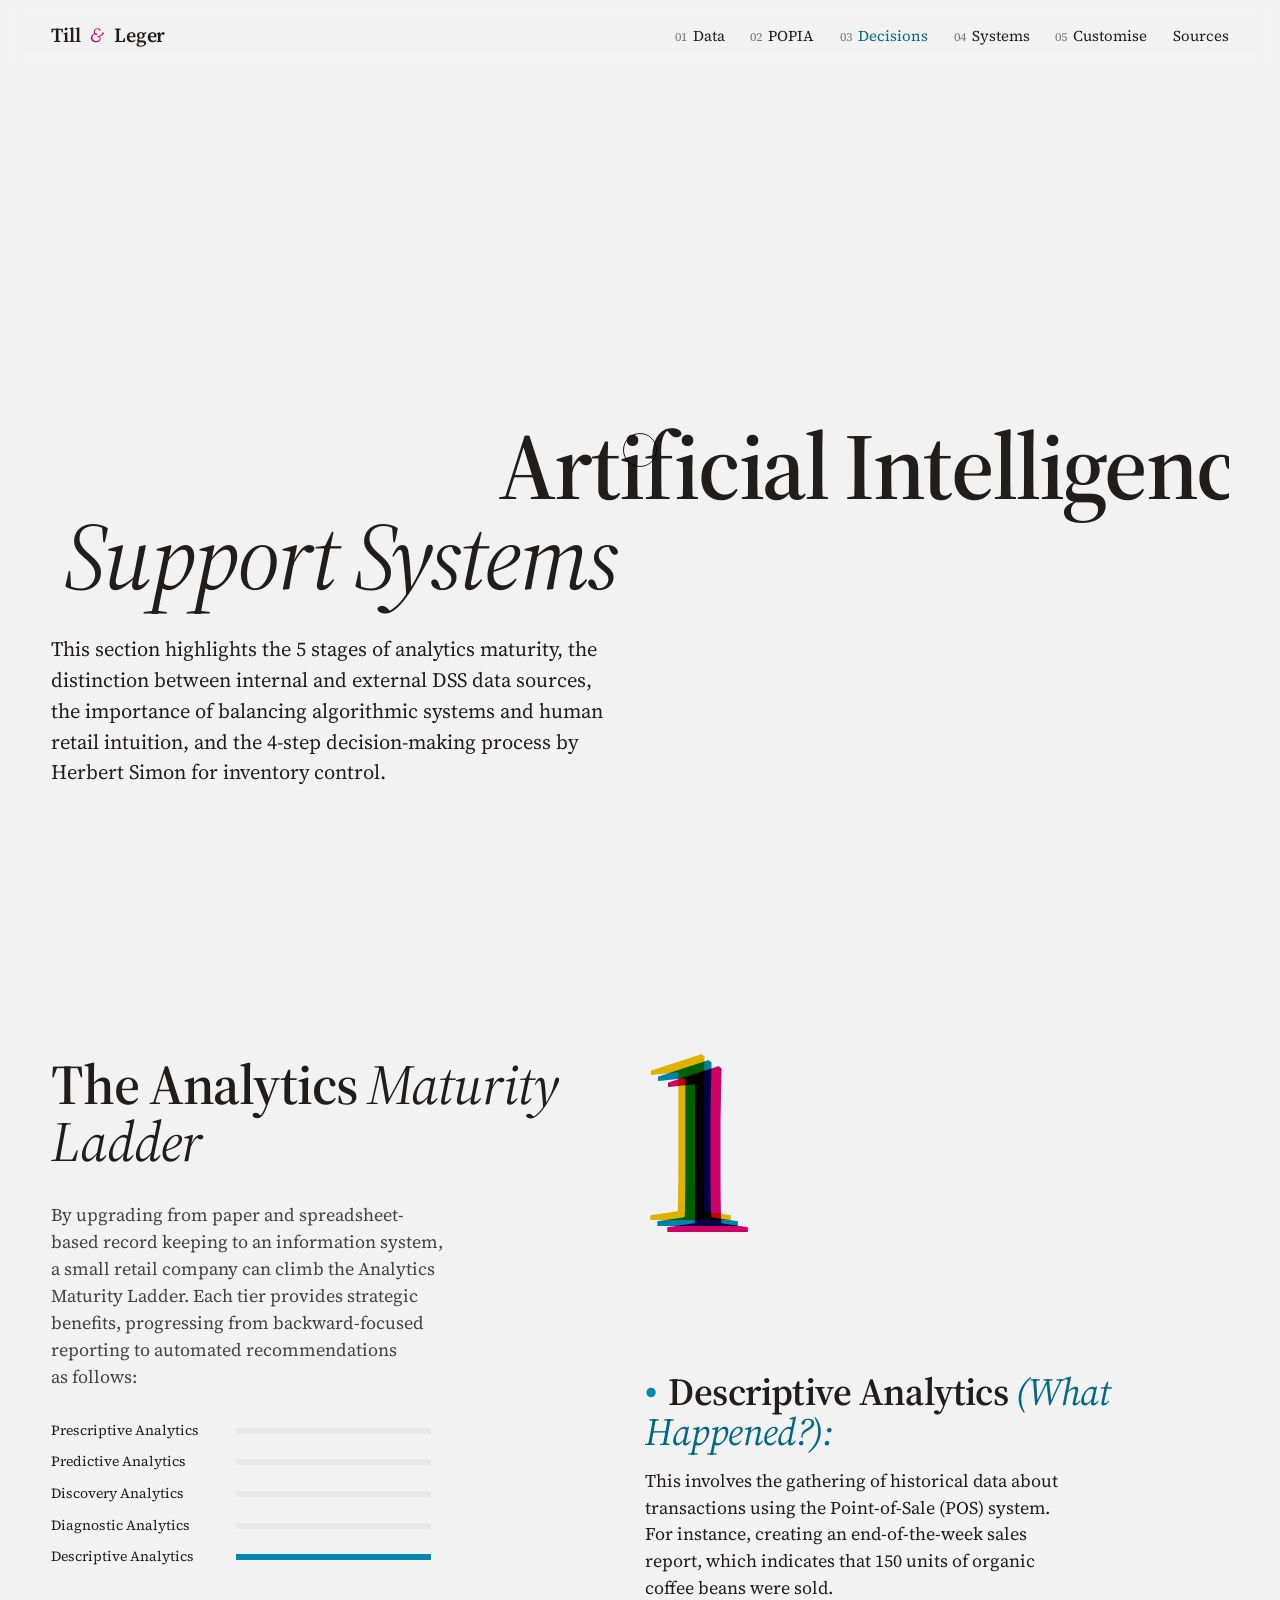
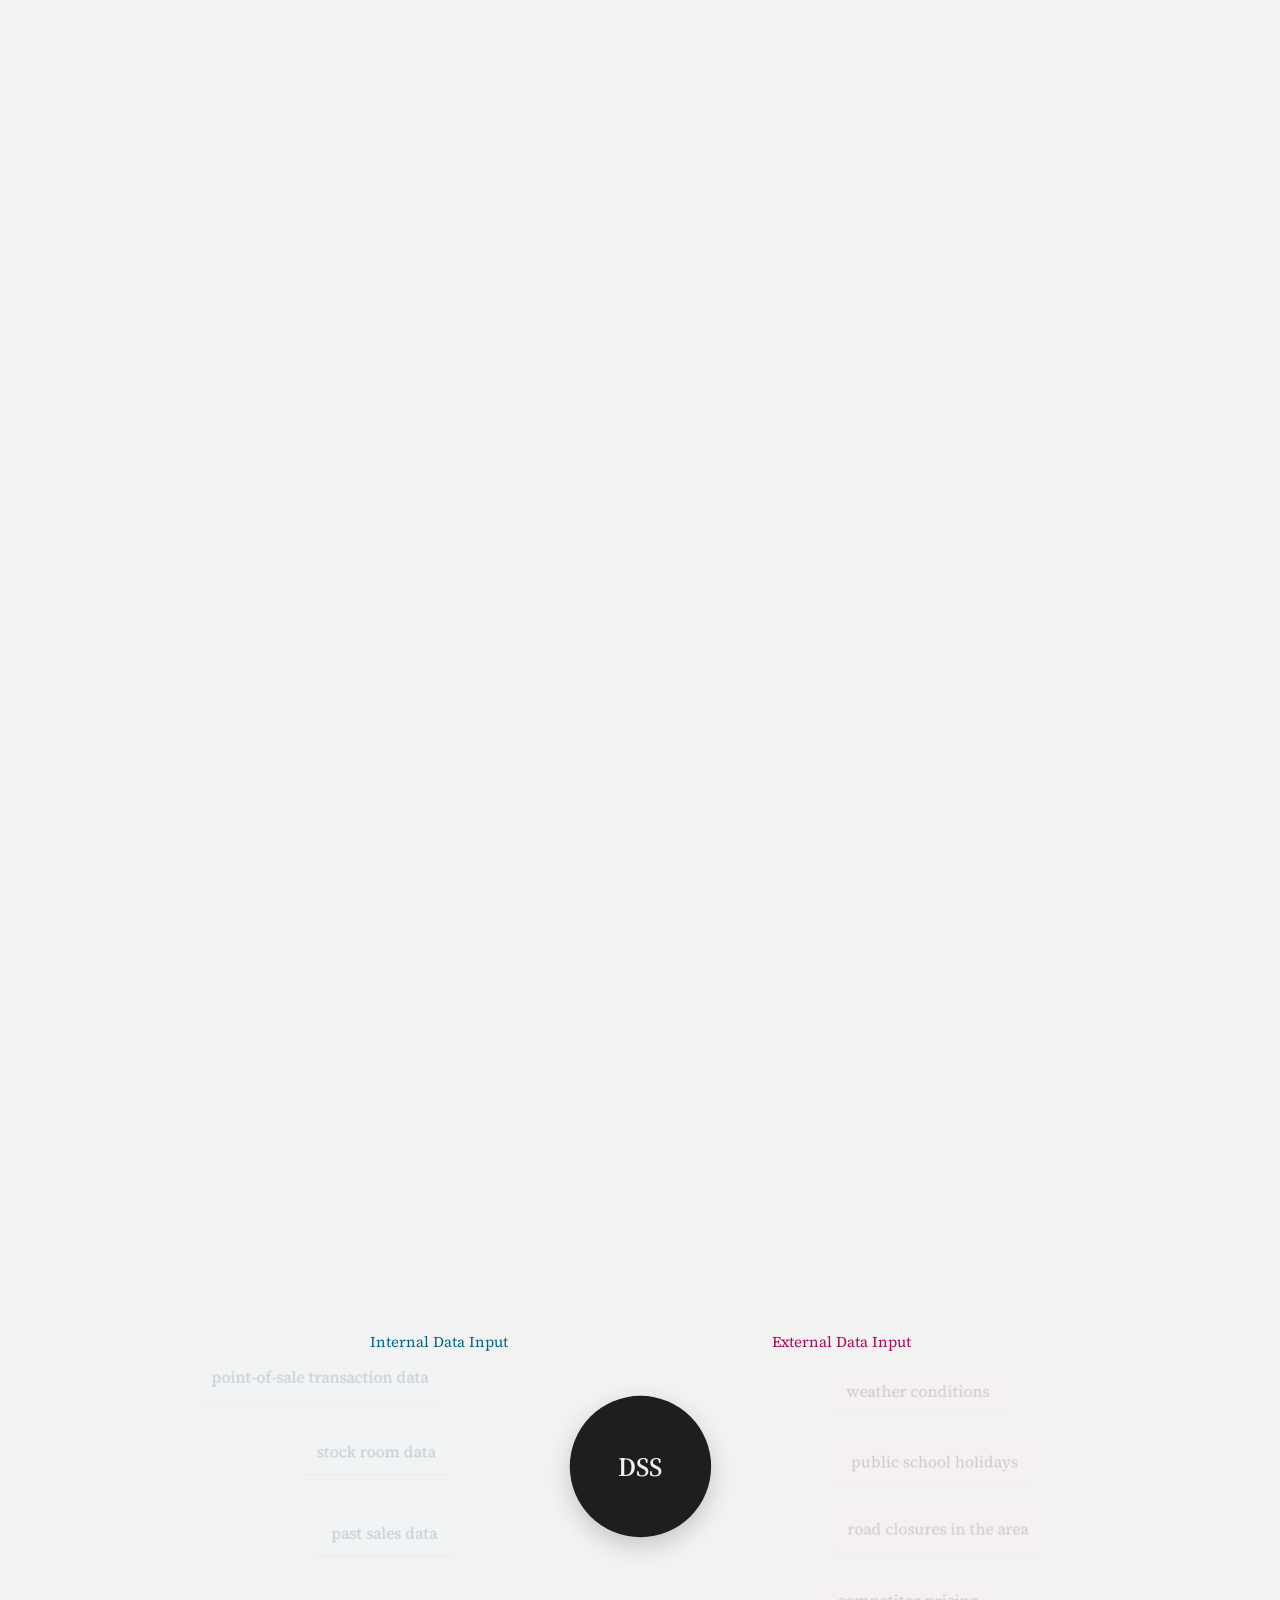
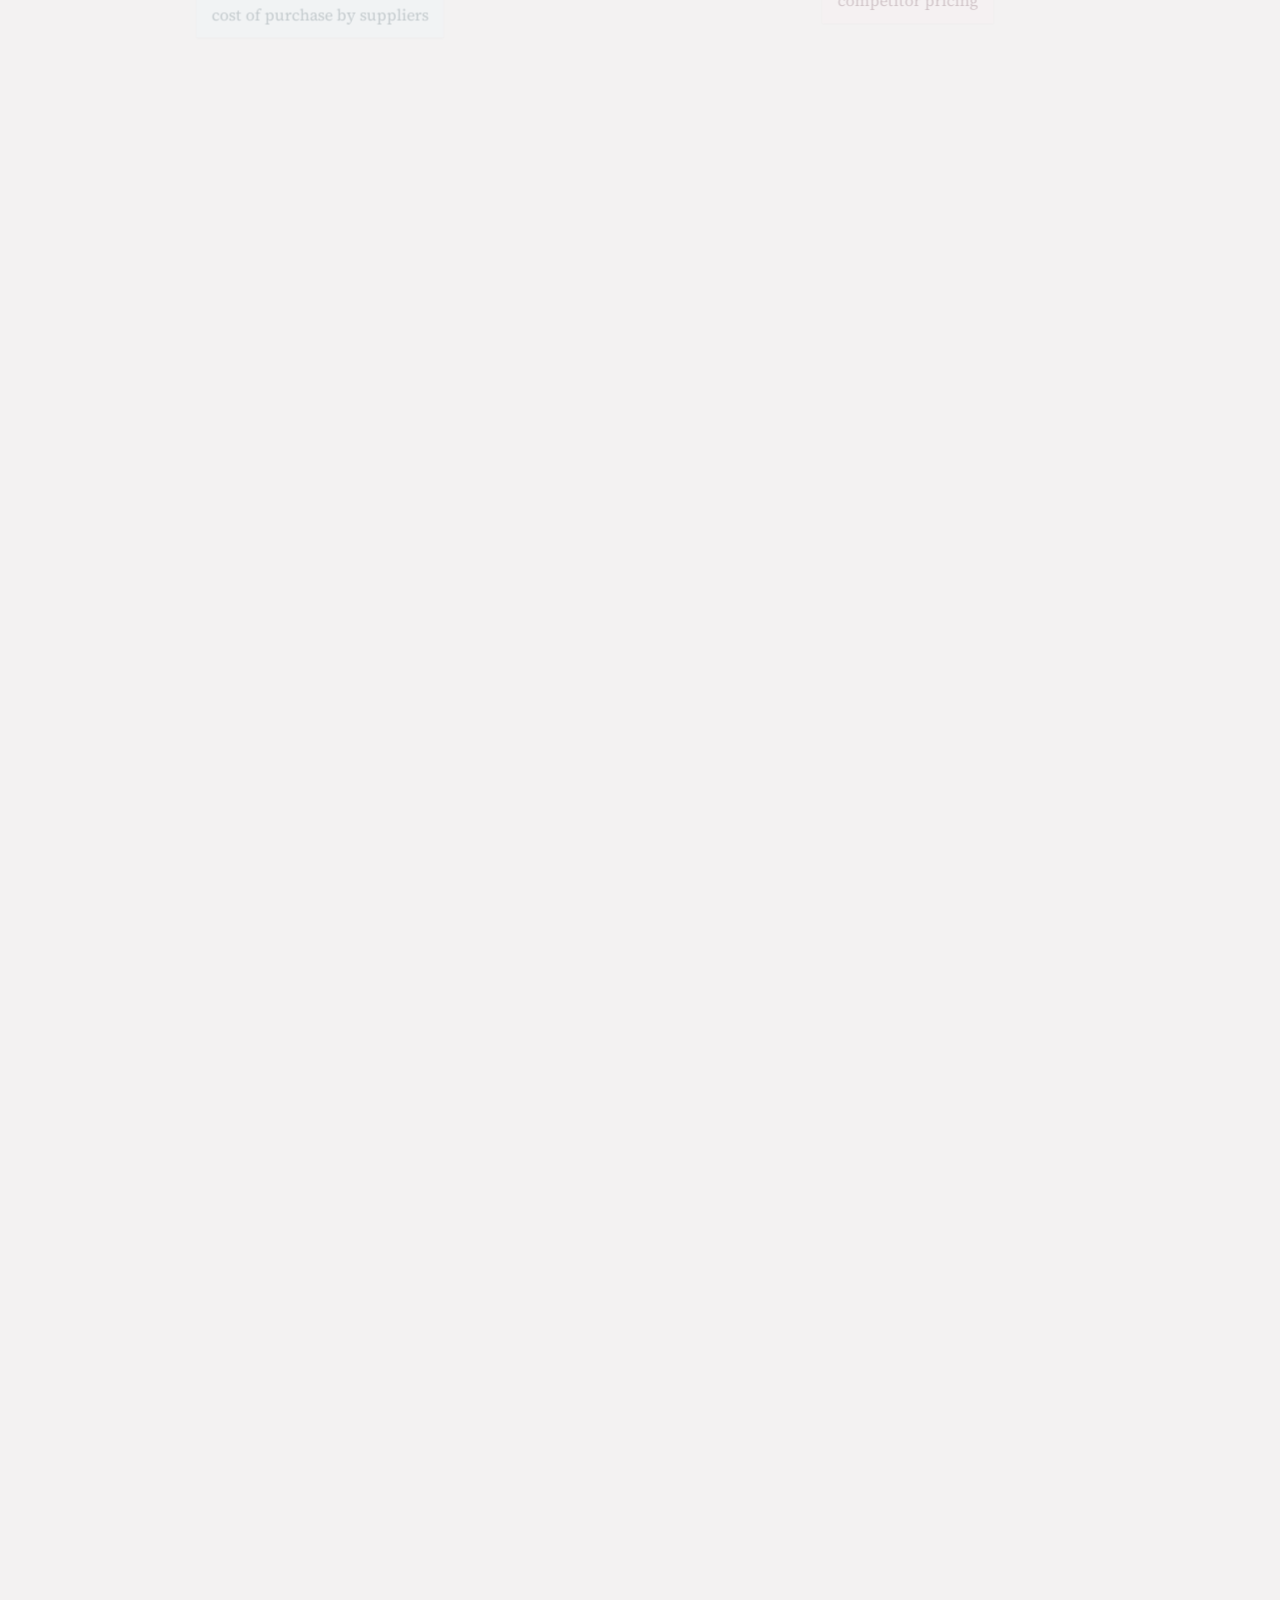
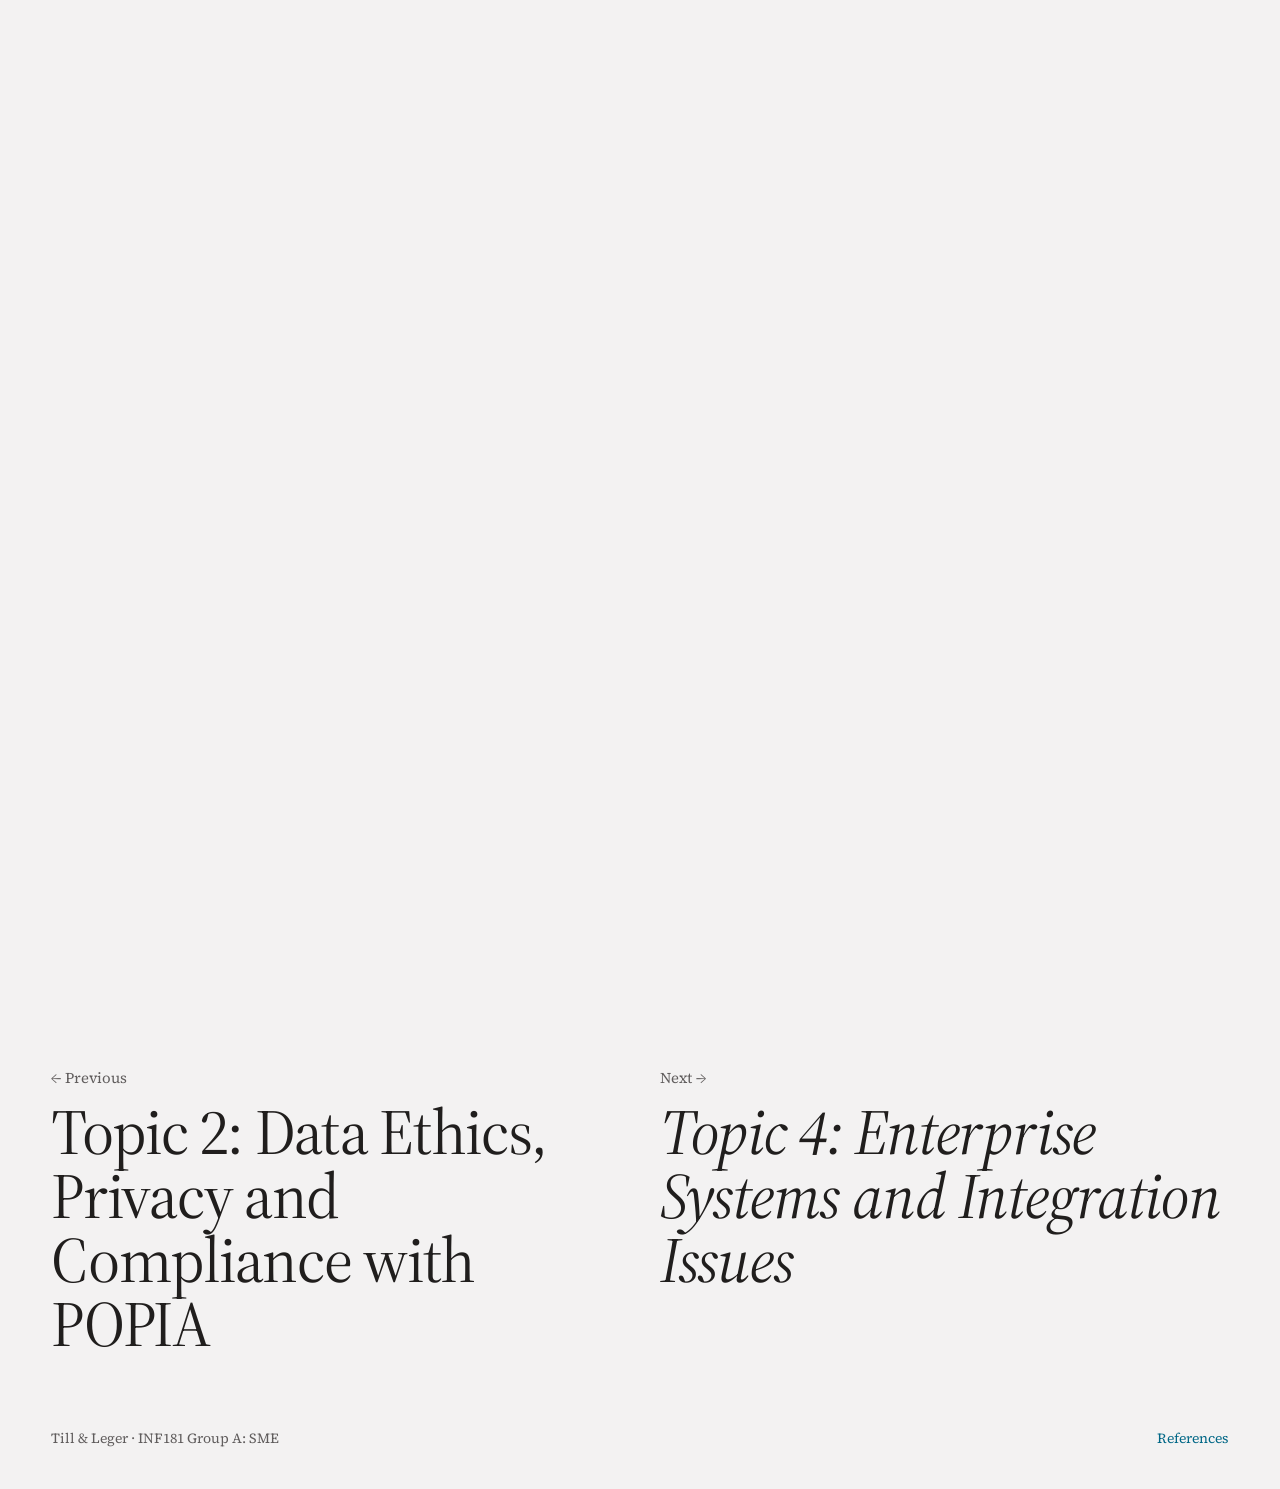
<file: Decisions.html>
<!DOCTYPE html>
<html lang="en">
<head>
<meta charset="utf-8">
<meta name="viewport" content="width=device-width, initial-scale=1">
<title>Topic 3: Artificial Intelligence and Decision Support Systems · Till &amp; Leger</title>
<meta name="description" content="This section highlights the 5 stages of analytics maturity, the distinction between internal and external DSS data sources, the importance of balancing algorithmic systems and human retail intuition, and the 4-step decision-making process by Herbert Simon for inventory control.">
<script>document.documentElement.classList.add('js');</script>
<link rel="icon" href="data:,">
<link rel="stylesheet" href="assets/broadsheet.css?v=552056c9">
<link rel="stylesheet" href="assets/site.css?v=a3ca9510">
<link rel="stylesheet" href="assets/decisions.css?v=7fc6ac47">
</head>
<body>
<div class="page" data-page>

<nav class="site-nav" aria-label="Main">
  <a class="brand" href="Till and Ledger.html">Till <span>&amp;</span> Leger</a>
  <div class="links">
    <a href="Data.html"><small>01</small>Data</a>
    <a href="POPIA.html"><small>02</small>POPIA</a>
    <a href="Decisions.html" aria-current="page"><small>03</small>Decisions</a>
    <a href="Systems.html"><small>04</small>Systems</a>
    <a href="Customise.html"><small>05</small>Customise</a>
    <a href="Sources.html">Sources</a>
  </div>
</nav>

<main>
<header class="hero gutter">
  <div class="float order" aria-hidden="true" data-depth="0.7" data-rot="5" data-speed="0.3" style="--top:16vh;right:9vw"><b>300 units</b><span>the next long weekend rush</span></div>
  <div class="float rain" aria-hidden="true" data-depth="1.4" data-rot="-7" data-speed="0.6" style="--top:64vh;right:28vw">cold and rainy Fridays</div>
  <div class="float note" aria-hidden="true" data-depth="1.8" data-rot="9" data-speed="0.9" style="--top:58vh;right:7vw">strikes from their workers</div>
  <h1>
    <span class="mask"><span data-line="0">Topic 3:</span></span>
    <span class="mask"><span data-line="1">Artificial Intelligence</span></span>
    <span class="mask"><span data-line="2" class="it">and Decision Support Systems</span></span>
  </h1>
  <p class="lede" data-reveal="1">This section highlights the 5 stages of analytics maturity, the distinction between internal and external DSS data sources, the importance of balancing algorithmic systems and human retail intuition, and the 4-step decision-making process by Herbert Simon for inventory control.</p>
</header>

<section id="ladder" class="ladder" data-pin="5" aria-labelledby="ladder-h">
  <div class="stage gutter">
    <div class="intro">
      <h2 id="ladder-h">The Analytics <span class="it">Maturity Ladder</span></h2>
      <p>By upgrading from paper and spreadsheet-based record keeping to an information system, a small retail company can climb the Analytics Maturity Ladder. Each tier provides strategic benefits, progressing from backward-focused reporting to automated recommendations as follows:</p>
      <div class="rungs" aria-hidden="true">
        <div class="rung"><span>Descriptive Analytics</span><span class="bar"><span data-rung="0"></span></span></div>
        <div class="rung"><span>Diagnostic Analytics</span><span class="bar"><span data-rung="1"></span></span></div>
        <div class="rung"><span>Discovery Analytics</span><span class="bar"><span data-rung="2"></span></span></div>
        <div class="rung"><span>Predictive Analytics</span><span class="bar"><span data-rung="3"></span></span></div>
        <div class="rung"><span>Prescriptive Analytics</span><span class="bar"><span data-rung="4"></span></span></div>
      </div>
    </div>
    <div class="tiers">
      <div class="num" aria-hidden="true"><div class="cmyk-num"><span class="paper" data-num>1</span><span class="plate plate-c" data-num>1</span><span class="plate plate-m" data-num>1</span><span class="plate plate-y" data-num>1</span></div></div>
      <ul>
        <li class="tier" data-step="0"><h3><span class="dot" aria-hidden="true">•</span>Descriptive Analytics <span class="q">(What Happened?):</span></h3><p>This involves the gathering of historical data about transactions using the Point-of-Sale (POS) system. For instance, creating an end-of-the-week sales report, which indicates that 150 units of organic coffee beans were sold.</p></li>
        <li class="tier" data-step="1"><h3><span class="dot" aria-hidden="true">•</span>Diagnostic Analytics <span class="q">(Why Did It Happen?):</span></h3><p>Examines the relationship of the data to discover the causes behind performance patterns. For example, matching sales records with weather and calendar information to determine that cold and rainy Fridays lead to a 35% increase in the sale of warm beverages.</p></li>
        <li class="tier" data-step="2"><h3><span class="dot" aria-hidden="true">•</span>Discovery Analytics <span class="q">(What Patterns Exist?):</span></h3><p>Makes use of pattern recognition to discover unexpected consumer behaviour without any previous assumptions about it. For instance, discovering that consumers who purchase specialized baking flour on Saturdays almost always buy premium butter with it.</p></li>
        <li class="tier" data-step="3"><h3><span class="dot" aria-hidden="true">•</span>Predictive Analytics <span class="q">(What Will Happen?):</span></h3><p>Uses forecasting models based on statistical analyses of past trends and seasonality to forecast future demand. For example, predicting that there will be a requirement for 300 units of coffee beans during the next long weekend rush.</p></li>
        <li class="tier" data-step="4"><h3><span class="dot" aria-hidden="true">•</span>Prescriptive Analytics <span class="q">(What Action Should We Take?):</span></h3><p>Uses algorithms and business logic to make automated optimal business decisions. For instance, automatically generating a purchase order to the supplier of coffee at a reduced price and setting the pricing of slow-moving products on shelves.</p></li>
      </ul>
    </div>
  </div>
</section>

<section class="dss gutter" data-converge="1" aria-labelledby="dss-h">
  <div class="section-head" data-reveal="1">
    <h2 id="dss-h">Decision <span class="it">Support Systems</span></h2>
    <p>A Decision Support Systems (DSS) refers to an interactive information system meant to assist management in decision-making concerning complicated but unstructured problems.</p>
    <p>For its results to be accurate a retail DSS requires two types of data inputs; the first being <b class="in">Internal Data Input</b> which includes real-time data arising from inside the business activities like point-of-sale transaction data, stock room data, past sales data, and cost of purchase by suppliers. And the second being <b class="ex">External Data Input</b> which includes data feed arising from the environment external to the business such as weather conditions, public school holidays, road closures in the area, and competitor pricing.</p>
  </div>
  <div class="flow" aria-hidden="true">
    <div class="side left">
      <span class="label">Internal Data Input</span>
      <span class="src" data-src="L">point-of-sale transaction data</span>
      <span class="src" data-src="L">stock room data</span>
      <span class="src" data-src="L">past sales data</span>
      <span class="src" data-src="L">cost of purchase by suppliers</span>
    </div>
    <div class="hub" data-dss="1"><span>DSS</span></div>
    <div class="side right">
      <span class="label">External Data Input</span>
      <span class="src" data-src="R">weather conditions</span>
      <span class="src" data-src="R">public school holidays</span>
      <span class="src" data-src="R">road closures in the area</span>
      <span class="src" data-src="R">competitor pricing</span>
    </div>
  </div>
</section>

<section class="human gutter" aria-labelledby="human-h">
  <div class="section-head" data-reveal="1">
    <h2 id="human-h">Balancing Algorithmic Systems <span class="it">with Human Retail Intuition</span></h2>
    <p>Whereas the DSS can crunch numbers much more quickly than a person can, it is meant to assist the retail manager rather than replace them. Recommendations made by the analysis of data should go together with human traits such as;</p>
  </div>
  <ul class="traits">
    <li class="card elev-lg" data-reveal="1"><b>qualitative knowledge about suppliers</b> an example being whether an old, local supplier has any current issues going on at their place such as strikes from their workers or factory work.</li>
    <li class="card elev-lg" data-reveal="1"><b>Ethics and community considerations</b> like not price gouging when there are shortages in the area or severe weather situations.</li>
    <li class="card elev-lg" data-reveal="1">And <b>human customer interactions</b> like personal interactions between the customers and the business.</li>
  </ul>
</section>

<section class="simon gutter" aria-labelledby="simon-h">
  <div class="section-head" data-reveal="1">
    <h2 id="simon-h">Herbert Simon’s <span class="it">Decision-Making Process</span></h2>
    <p>For demonstration purposes, to showcase how a DSS operates in a retail environment, we will consider how to avoid stockouts during the holiday season:</p>
  </div>
  <ol class="phases">
    <li class="phase" data-reveal="1"><span class="n">Step 1.</span><div><h3>The Intelligence Phase <span class="it">(Identifying Problem):</span></h3><p>This system scans the current stock level and identifies an anomaly, stock levels for profitable seasonal gift baskets are going down 40% faster than expected, hence, there is an impending threat of stockout.</p></div></li>
    <li class="phase" data-reveal="1"><span class="n">Step 2.</span><div><h3>The Design Phase <span class="it">(Identifying Alternatives):</span></h3><p>The DSS proposes three possible alternatives:</p>
      <ul class="choices">
        <li class="choice" data-choice="A"><span class="id">Choice A:</span> <span>Placing an emergency order from Supplier 1 (Expensive, but quick delivery within 24 hours).</span></li>
        <li class="choice" data-choice="B"><span class="id">Choice B:</span> <span>Placing an order from Supplier 2 (Least expensive, but a four-day delay).</span></li>
        <li class="choice" data-choice="C"><span class="id">Choice C:</span> <span>Transferring the available gift basket stock from a slow sister store.</span></li>
      </ul>
    </div></li>
    <li class="phase" data-reveal="1" data-picks="C"><span class="n">Step 3.</span><div><h3>The Choice Phase <span class="it">(Choosing among Alternatives):</span></h3><p>After reviewing the benefits and disadvantages of each alternative proposed by DSS, the manager would accept Choice C to avoid expensive transportation charges as well as to meet customer demands before the end of the week.</p></div></li>
    <li class="phase" data-reveal="1"><span class="n">Step 4.</span><div><h3>The Implementation Phase <span class="it">(Implementation):</span></h3><p>The store manager approves the transfer process in the system. This DSS modifies inventory levels in both stores and analyses the speed of sales in the next 48 hours to ensure the problem is solved.</p></div></li>
  </ol>
</section>

<section class="pedagogy gutter" aria-labelledby="ped-h">
  <div class="section-head" data-reveal="1">
    <h2 id="ped-h">Design and Pedagogy <span class="it">of Reasoning</span></h2>
    <p>Many small business owners often regard Artificial Intelligence and Business Analytics as complicated subjects meant for only big organizations. We developed this material in such a way that it demystifies AI and introduces the Analytics Maturity Ladder that explains how business owners can leverage from this technology right from the start. Our DSS explanation is based on Herbert Simon’s four-phase decision-making process, which shows the practical application of integrating internal and environmental factors in overcoming one of the biggest problems faced by small retail business owners – no need for inventory guesswork.</p>
  </div>
</section>
</main>

<footer class="site-footer">
  <div class="pager">
    <a href="POPIA.html"><span class="dir">← Previous</span><span class="label">Topic 2: Data Ethics, Privacy and Compliance with POPIA</span></a>
    <a class="next" href="Systems.html"><span class="dir">Next →</span><span class="label">Topic 4: Enterprise Systems and Integration Issues</span></a>
  </div>
  <div class="colophon">
    <span><span>Till &amp; Leger</span> · <span>INF181 Group A: SME</span></span>
    <a href="Sources.html">References</a>
  </div>
</footer>

</div>

<script src="assets/motion.js?v=2e4f1580"></script>
<script src="assets/decisions.js?v=da7995a7"></script>
</body>
</html>
</file>
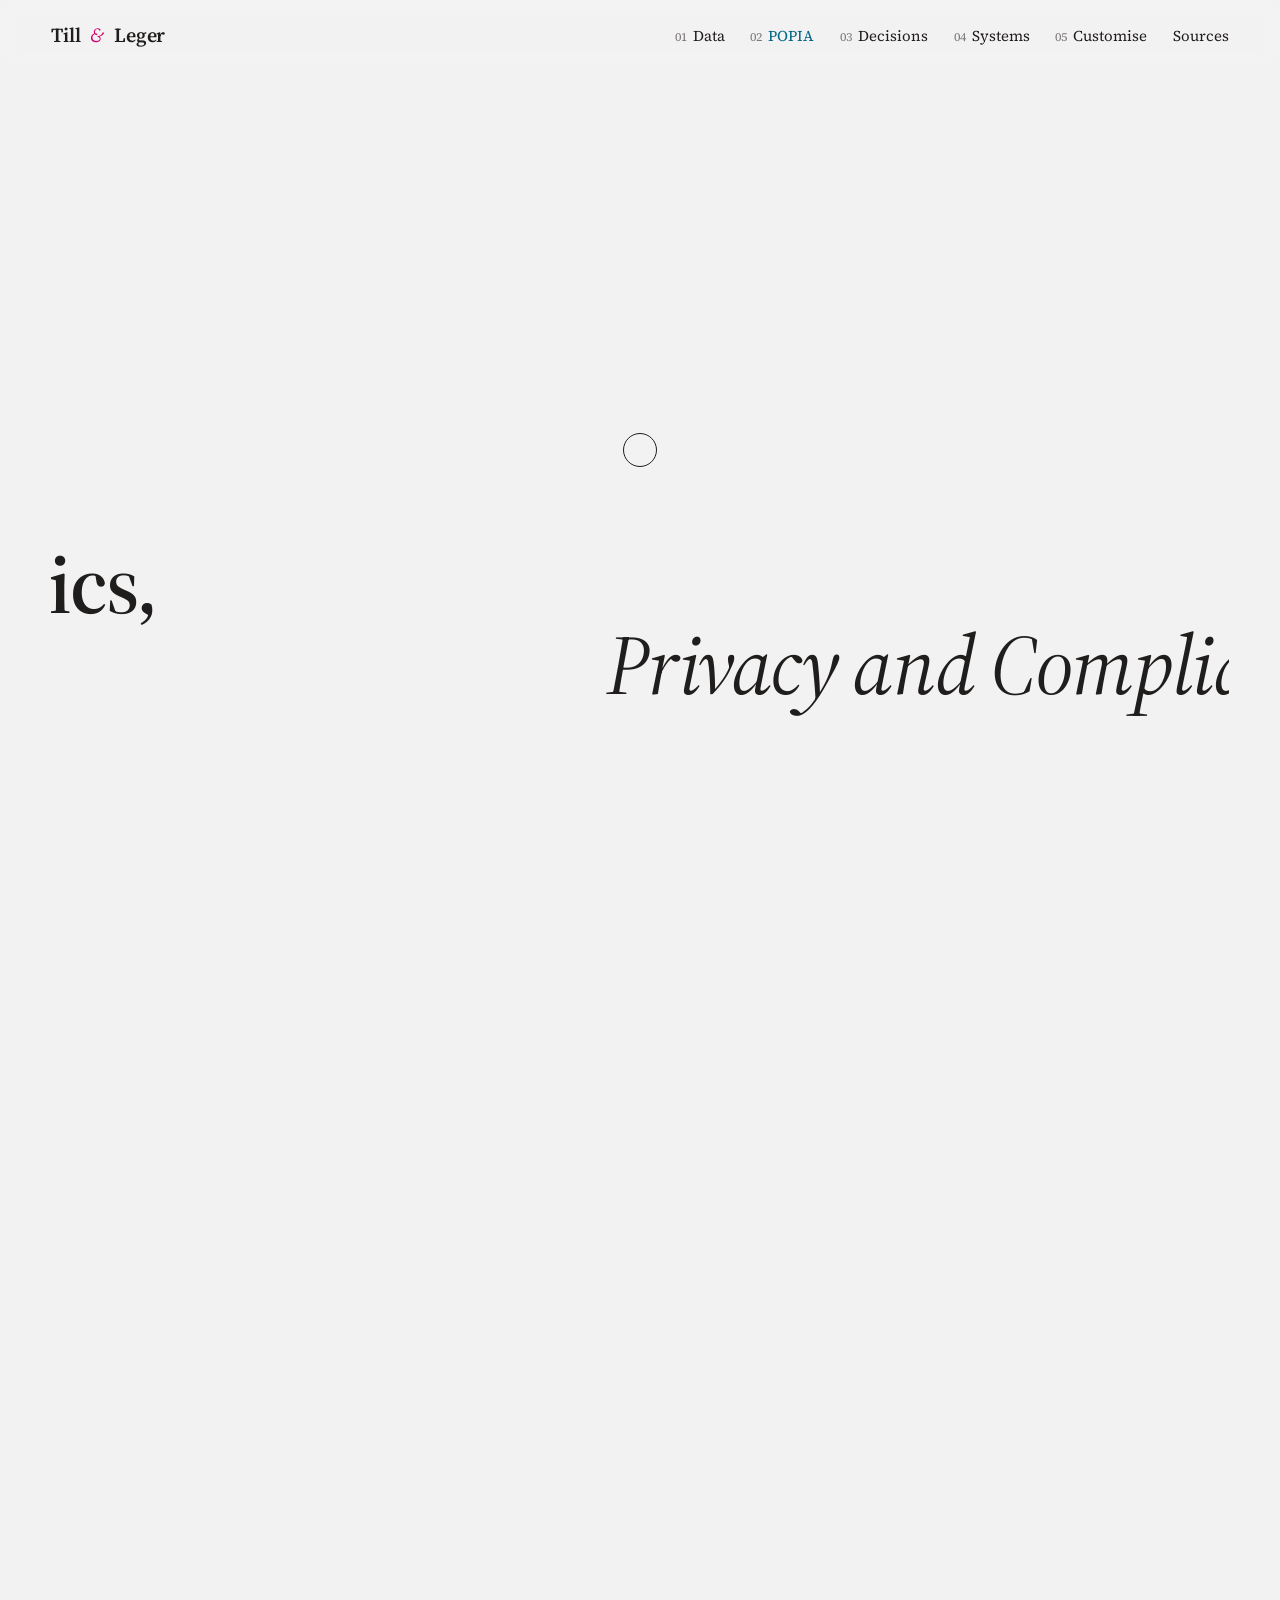
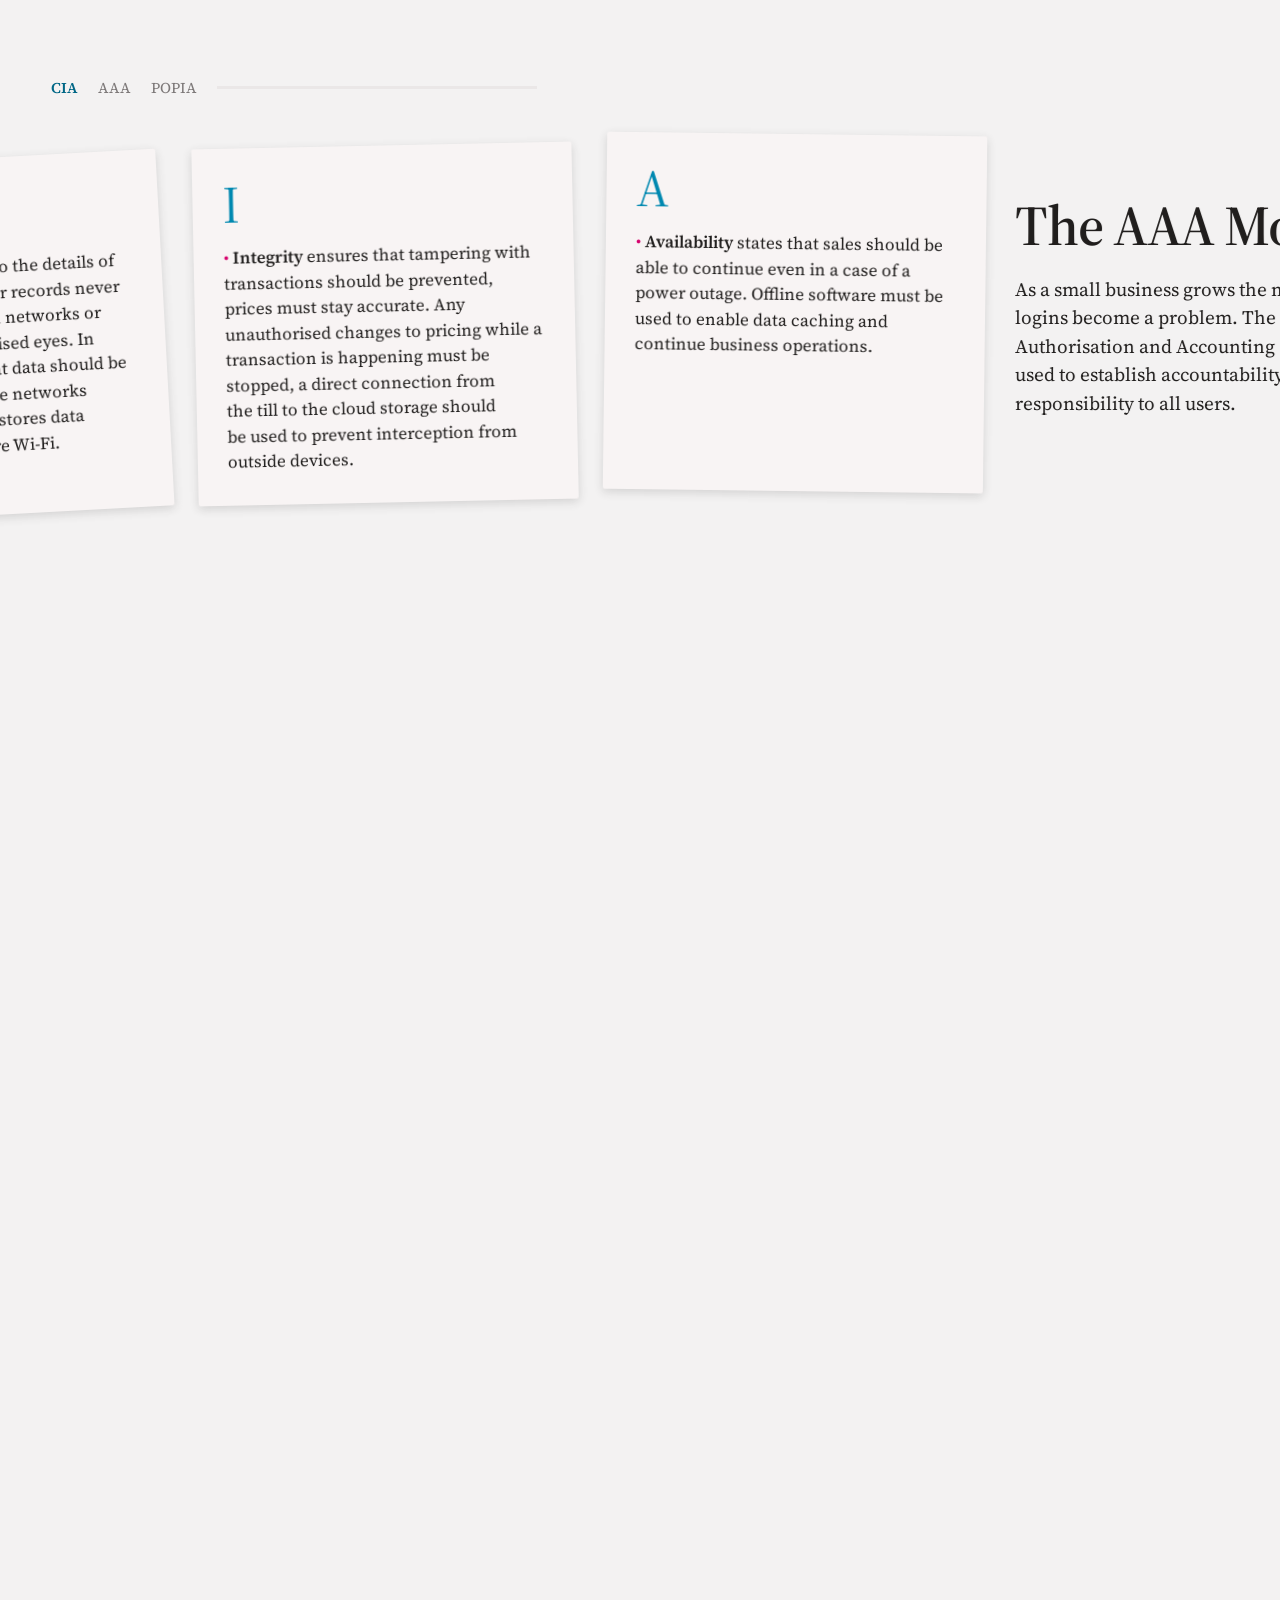
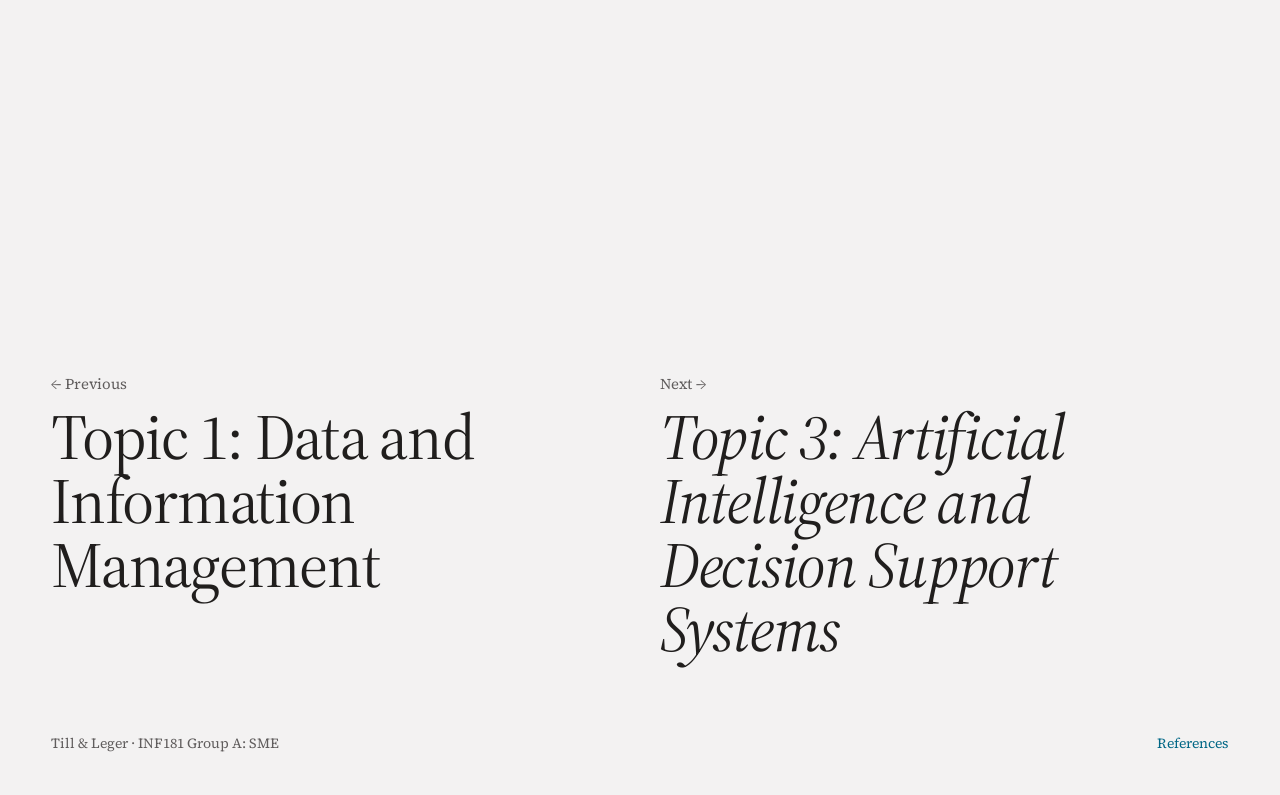
<file: POPIA.html>
<!DOCTYPE html>
<html lang="en">
<head>
<meta charset="utf-8">
<meta name="viewport" content="width=device-width, initial-scale=1">
<title>Topic 2: Data Ethics, Privacy and Compliance with POPIA · Till &amp; Leger</title>
<meta name="description" content="This topic was designed with the intention of converting statutory requirements of the Protection of Personal Information Act (POPIA) into practical actions.">
<script>document.documentElement.classList.add('js');</script>
<link rel="icon" href="data:,">
<link rel="stylesheet" href="assets/broadsheet.css?v=552056c9">
<link rel="stylesheet" href="assets/site.css?v=a3ca9510">
<link rel="stylesheet" href="assets/popia.css?v=06dbe9fe">
</head>
<body>
<div class="page" data-page>

<nav class="site-nav" aria-label="Main">
  <a class="brand" href="Till and Ledger.html">Till <span>&amp;</span> Leger</a>
  <div class="links">
    <a href="Data.html"><small>01</small>Data</a>
    <a href="POPIA.html" aria-current="page"><small>02</small>POPIA</a>
    <a href="Decisions.html"><small>03</small>Decisions</a>
    <a href="Systems.html"><small>04</small>Systems</a>
    <a href="Customise.html"><small>05</small>Customise</a>
    <a href="Sources.html">Sources</a>
  </div>
</nav>

<main>
<header class="hero gutter">
  <div class="stamp" aria-hidden="true" data-depth="0.8" data-rot="-14" data-speed="0.25" style="--top:16vh;right:12vw">
    <span>POPIA</span><span class="it">Section 8</span>
  </div>
  <div class="form" aria-hidden="true" data-depth="1.3" data-rot="6" data-speed="0.6" style="--top:36vh;right:30vw">
    <span class="form-title">loyalty sign-ups</span>
    <span class="row"><span>Name</span><span class="ok">✓</span></span>
    <span class="row"><span>Phone Number</span><span class="ok">✓</span></span>
    <span class="row no"><span>South African ID numbers</span><span>✕</span></span>
  </div>
  <div class="float ink" aria-hidden="true" data-depth="1.7" data-rot="-4" data-speed="0.9" style="--top:62vh;right:8vw">Multi-Factor Authentication</div>
  <h1>
    <span class="mask"><span data-line="0">Topic 2: Data Ethics,</span></span>
    <span class="mask"><span data-line="1" class="it">Privacy and Compliance</span></span>
    <span class="mask"><span data-line="2">with POPIA</span></span>
  </h1>
</header>

<section class="principles gutter" aria-labelledby="ethics-h">
  <div class="section-head" data-reveal="1">
    <h2 id="ethics-h">Data Ethics and POPIA</h2>
    <p>The following are the key principles that need to be followed when handling data:</p>
  </div>
  <ul class="facts">
    <li data-reveal="1"><span class="big"><span class="dot">•</span> Accountability:</span> <span class="text">Under the section 8 of POPIA, it states that the business owner is responsible for protecting the user's data even if third-party data is used.</span></li>
    <li data-reveal="1"><span class="big"><span class="dot">•</span> Minimality and Purpose:</span> <span class="text">With section 10 and 13 it explains that you should only ask for what is needed.</span></li>
    <li data-reveal="1"><span class="big"><span class="dot">•</span> Security safeguards:</span> <span class="text">Section 9 states that safety measures need to be put in place to keep store data safe and secure, like using secure logins for staff.</span></li>
  </ul>
</section>

<div id="frameworks" class="frameworks" data-pin="12">
  <div class="stage">
    <div class="progress gutter" aria-hidden="true">
      <span data-gtab="0">CIA</span><span data-gtab="1">AAA</span><span data-gtab="2">POPIA</span>
      <div class="bar"><div data-pbar="1"></div></div>
    </div>
    <div class="htrack" data-htrack="1">

      <section class="group" data-group="0" aria-labelledby="cia-h">
        <div class="intro">
          <h2 id="cia-h">CIA Triad</h2>
          <p>Keeping data secure is done by balancing these 3 concepts - confidentiality, integrity and availability.</p>
        </div>
        <ul class="cards">
          <li class="hcard" data-hcard="0"><span class="n" aria-hidden="true">C</span><p><span class="dot">•</span> <b>Confidentiality</b> refers to the details of purchases and customer records never being available on open networks or obtainable to unauthorised eyes. In practice this means that data should be encrypted, and separate networks should be used for the stores data storage and public store Wi-Fi.</p></li>
          <li class="hcard" data-hcard="1"><span class="n" aria-hidden="true">I</span><p><span class="dot">•</span> <b>Integrity</b> ensures that tampering with transactions should be prevented, prices must stay accurate. Any unauthorised changes to pricing while a transaction is happening must be stopped, a direct connection from the till to the cloud storage should be used to prevent interception from outside devices.</p></li>
          <li class="hcard" data-hcard="2"><span class="n" aria-hidden="true">A</span><p><span class="dot">•</span> <b>Availability</b> states that sales should be able to continue even in a case of a power outage. Offline software must be used to enable data caching and continue business operations.</p></li>
        </ul>
      </section>

      <section class="group" data-group="1" aria-labelledby="aaa-h">
        <div class="intro">
          <h2 id="aaa-h">The AAA Model</h2>
          <p>As a small business grows the more shared logins become a problem. The Authentication, Authorisation and Accounting (AAA) model is used to establish accountability and responsibility to all users.</p>
        </div>
        <ul class="cards">
          <li class="hcard" data-hcard="3"><span class="n" aria-hidden="true">A</span><p><span class="dot">•</span> <b>Authentication:</b> All employees must have their own login credentials to access the system. Managers accessing important tools and sensitive data must use Multi-Factor Authentication to verify that it is the correct user trying to access the resources.</p></li>
          <li class="hcard" data-hcard="4"><span class="n" aria-hidden="true">A</span><p><span class="dot">•</span> <b>Authorisation:</b> Members of the business should only have necessary features for their assigned job role. An example being that regular cashiers only can print receipts and ring up purchases, while refunding transactions must be authorised by a higher up like a store manager.</p></li>
          <li class="hcard" data-hcard="5"><span class="n" aria-hidden="true">A</span><p><span class="dot">•</span> <b>Accounting:</b> A system should be in place to have logs on who is doing what, the system should have an automatic record of all transaction and or storage. This keeps track of users’ activity and allows business managers to monitor any potential activity that might be suspicious.</p></li>
        </ul>
      </section>

      <section class="group" data-group="2" aria-labelledby="popia-h">
        <div class="intro">
          <h2 id="popia-h">POPIA Compliance Integration</h2>
          <p>The Point of Sale (POS) system is built around the compliances with POPIA, it is built in the till or ledgers workflow.</p>
        </div>
        <ul class="cards">
          <li class="hcard" data-hcard="6"><span class="n" aria-hidden="true">8</span><p><span class="dot">•</span> Under the <b>Accountability and Responsible Party (Section 8)</b>, the shop owner or manager is clearly named as the Information Officer, they are responsible for data governance. Naming the shop owner as Information Officer gives accountability.</p></li>
          <li class="hcard" data-hcard="7"><span class="n" aria-hidden="true">10 and 13</span><p><span class="dot">•</span> <b>Minimality and Purpose Specification (Sections 10 and 13)</b> state that on the customer-facing till sign-up, prompts such as lay-by delivery addresses or loyalty sign-ups ask for essential fields like ‘Name’ and ‘Phone Number’ and clearly exclude high-risk identifiers such as South African ID numbers. This is done to protect customers.</p></li>
          <li class="hcard" data-hcard="8"><span class="n" aria-hidden="true">15</span><p><span class="dot">•</span> Marketing consent is kept separate from the issuance of standard receipts by using explicit opt-in mechanisms, this keeps routine transactional contact details from being wrongly turned into marketing lists. Keeping marketing consent separate protects customers from emails. This falls under <b>Further Processing and Consent (Section 15)</b>.</p></li>
        </ul>
      </section>

    </div>
  </div>
</div>

<section class="access gutter" aria-labelledby="access-h">
  <div class="access-head" data-reveal="1">
    <h2 id="access-h">Security and Access <span class="it">Control (CIA &amp; AAA)</span></h2>
  </div>
  <div class="rows">
    <p data-reveal="1" style="--r:1">Through the CIA Triad, secure communication channels are used as encryption for data and a cloud system is put in place to prevent data loss in case of a power outage.</p>
    <p data-reveal="1" style="--r:2">ACID principles are also used to guarantee recovery from lost data.</p>
    <p data-reveal="1" style="--r:3">The AAA model ensures that till employees are given unique Personal Identification Numbers (PINs) and each PIN has a different type of access. Normal employees only have the necessary abilities to process purchases, but for cash refunds a manager must authorise the transaction.</p>
    <span class="tok" aria-hidden="true" data-reveal="1" style="--r:1">CIA</span>
    <span class="tok" aria-hidden="true" data-reveal="1" style="--r:2">ACID</span>
    <span class="tok" aria-hidden="true" data-reveal="1" style="--r:3">AAA</span>
  </div>
</section>

<section class="pedagogy gutter" aria-labelledby="pedagogy-h">
  <div class="section-head" data-reveal="1">
    <h2 id="pedagogy-h">Design and Pedagogy <span class="it">of Reasoning</span></h2>
    <p>Small business retailers deal with the storage of customer’s contact information and transaction history in loyalty schemes; hence, they may be exposed to privacy invasion and penalties for non-compliance with South African law. This topic was designed with the intention of converting statutory requirements of the Protection of Personal Information Act (POPIA) into practical actions. Through the consideration of cybersecurity from the perspective of CIA Triad and AAA model, we have provided an easy guide to non-technical store owners on how to keep their customers' data safe without incurring enterprise IT costs.</p>
  </div>
</section>
</main>

<footer class="site-footer">
  <div class="pager">
    <a href="Data.html"><span class="dir">← Previous</span><span class="label">Topic 1: Data and Information Management</span></a>
    <a class="next" href="Decisions.html"><span class="dir">Next →</span><span class="label">Topic 3: Artificial Intelligence and Decision Support Systems</span></a>
  </div>
  <div class="colophon">
    <span><span>Till &amp; Leger</span> · <span>INF181 Group A: SME</span></span>
    <a href="Sources.html">References</a>
  </div>
</footer>

</div>

<script src="assets/motion.js?v=2e4f1580"></script>
<script src="assets/popia.js?v=ec347716"></script>
</body>
</html>
</file>
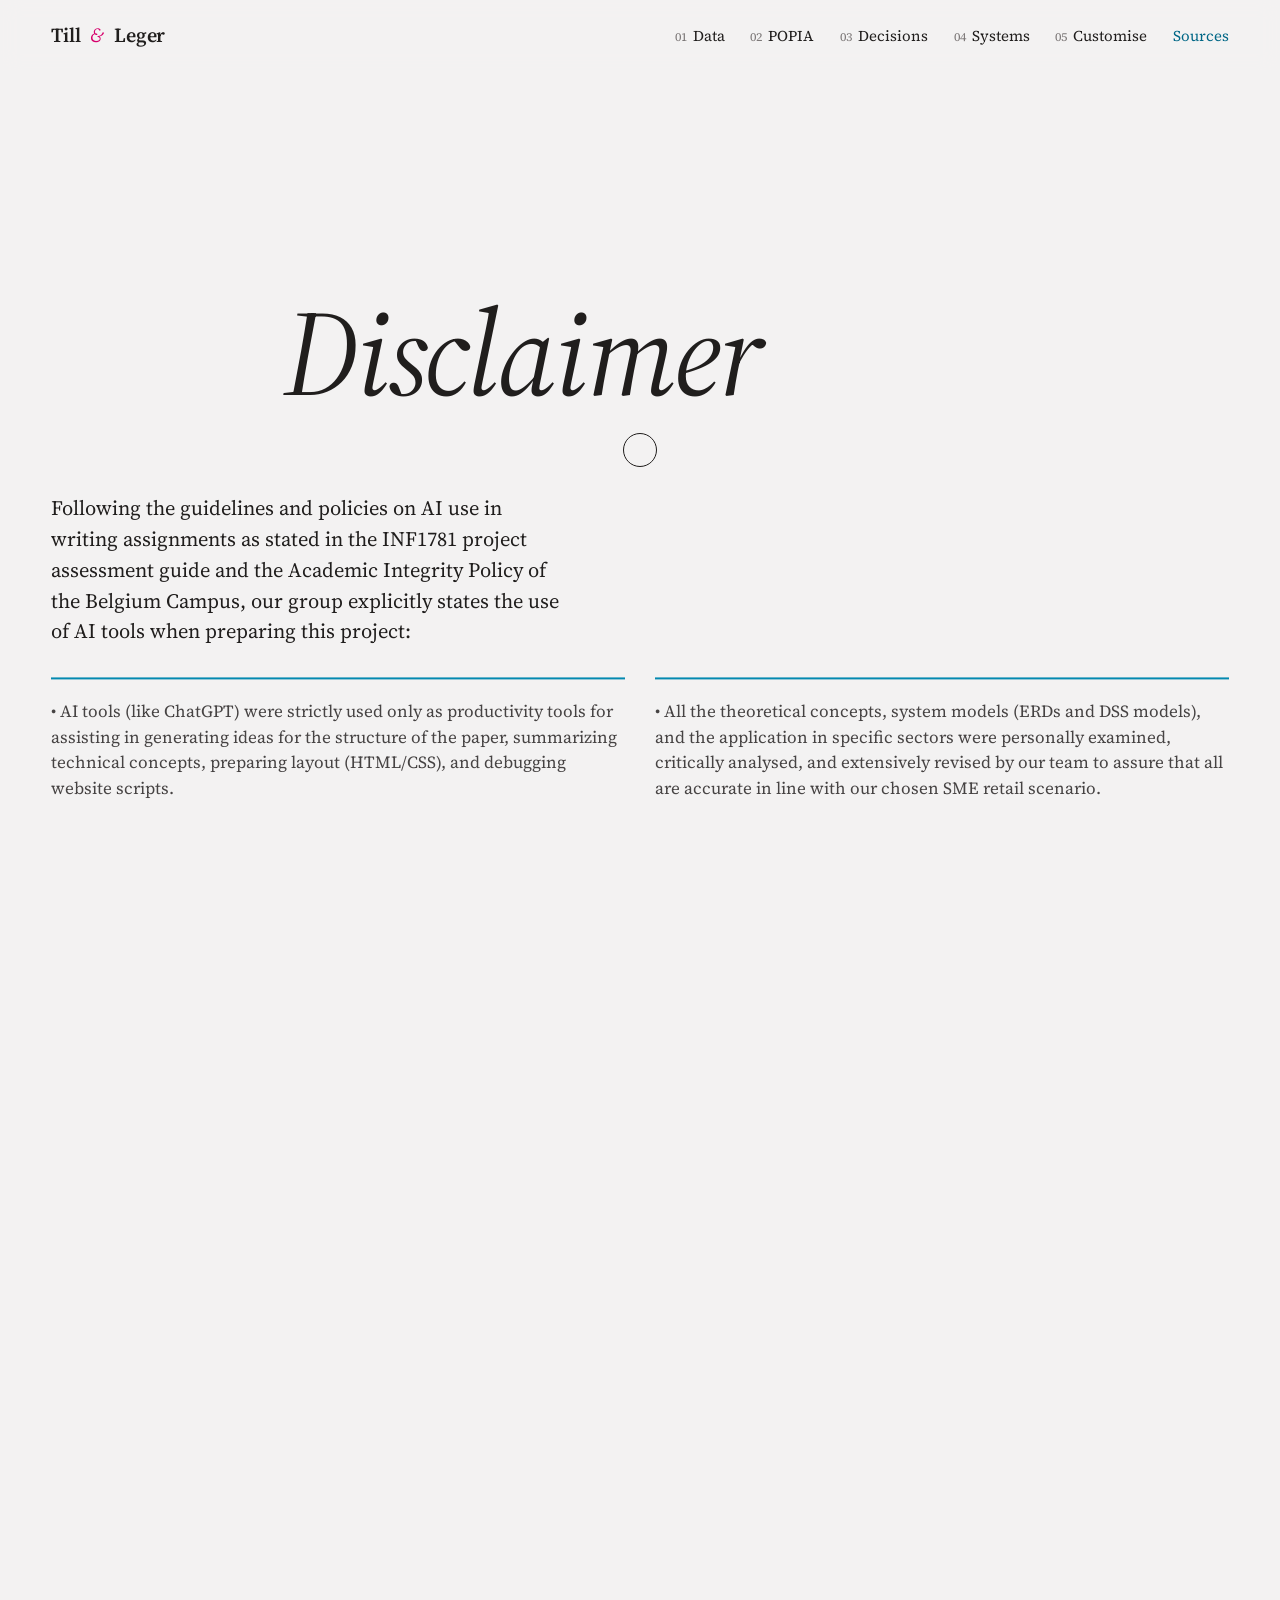
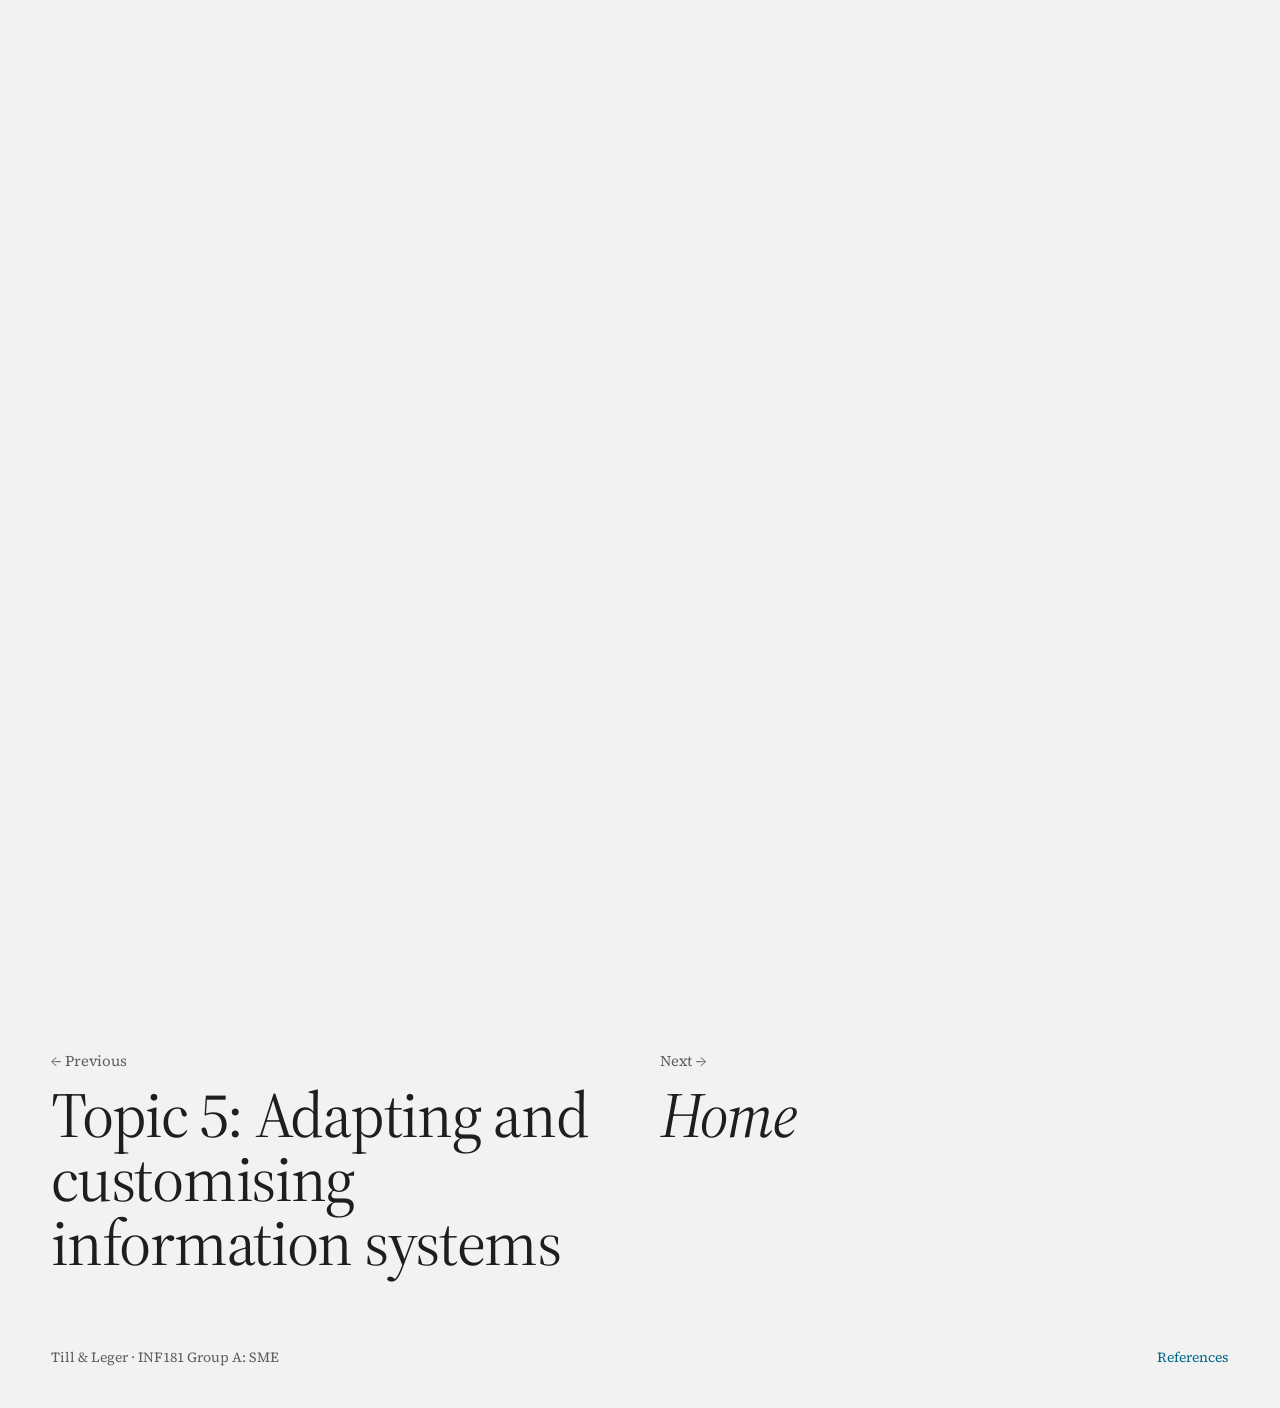
<file: Sources.html>
<!DOCTYPE html>
<html lang="en">
<head>
<meta charset="utf-8">
<meta name="viewport" content="width=device-width, initial-scale=1">
<title>AI Disclaimer · Till &amp; Leger</title>
<meta name="description" content="Our group claims full responsibility and ownership of the accuracy, creativity, and quality of all written content and deliverables.">
<script>document.documentElement.classList.add('js');</script>
<link rel="icon" href="data:,">
<link rel="stylesheet" href="assets/broadsheet.css?v=552056c9">
<link rel="stylesheet" href="assets/site.css?v=a3ca9510">
<link rel="stylesheet" href="assets/sources.css?v=8d383646">
</head>
<body>
<div class="page" data-page>

<nav class="site-nav" aria-label="Main">
  <a class="brand" href="Till and Ledger.html">Till <span>&amp;</span> Leger</a>
  <div class="links">
    <a href="Data.html"><small>01</small>Data</a>
    <a href="POPIA.html"><small>02</small>POPIA</a>
    <a href="Decisions.html"><small>03</small>Decisions</a>
    <a href="Systems.html"><small>04</small>Systems</a>
    <a href="Customise.html"><small>05</small>Customise</a>
    <a href="Sources.html" aria-current="page">Sources</a>
  </div>
</nav>

<main>
<header class="hero src-hero gutter">
  <h1 id="ai-h">
    <span class="mask"><span data-line="0">AI</span></span>
    <span class="mask"><span data-line="1" class="it">Disclaimer</span></span>
  </h1>
</header>

<section class="src-ai gutter" aria-labelledby="ai-h">
  <p class="lede" data-reveal="1">Following the guidelines and policies on AI use in writing assignments as stated in the INF1781 project assessment guide and the Academic Integrity Policy of the Belgium Campus, our group explicitly states the use of AI tools when preparing this project:</p>
  <ul class="src-grid">
    <li data-reveal="1"><span class="dot" aria-hidden="true">•</span> AI tools (like ChatGPT) were strictly used only as productivity tools for assisting in generating ideas for the structure of the paper, summarizing technical concepts, preparing layout (HTML/CSS), and debugging website scripts.</li>
    <li data-reveal="1"><span class="dot" aria-hidden="true">•</span> All the theoretical concepts, system models (ERDs and DSS models), and the application in specific sectors were personally examined, critically analysed, and extensively revised by our team to assure that all are accurate in line with our chosen SME retail scenario.</li>
    <li data-reveal="1"><span class="dot" aria-hidden="true">•</span> The AI tools were used as additional aids in the process of writing and did not replace our group’s own analytical thinking, research, and decision-making.</li>
    <li data-reveal="1"><span class="dot" aria-hidden="true">•</span> Our group claims full responsibility and ownership of the accuracy, creativity, and quality of all written content and deliverables.</li>
  </ul>
</section>

<section class="src-team gutter" aria-labelledby="team-h">
  <h2 id="team-h" class="src-h2" data-reveal="1">Group Member Responsibilities</h2>
  <div class="src-table-wrap" data-reveal="1">
    <table class="src-table" aria-labelledby="team-h">
      <thead><tr><th scope="col">Member</th><th scope="col">Contribution</th></tr></thead>
      <tbody>
        <tr><th scope="row"><span class="name">Ewald Du Plessis</span> <span class="sn">601470</span></th><td>Creates website design (HTML/CSS), navigation of the website, and media components. Also, authors content for topic 5 (system customization).</td></tr>
        <tr><th scope="row"><span class="name">Jacobus Hattingh</span> <span class="sn">606401</span></th><td>Develops DIKW pyramid, information quality, and ERDs (crow’s foot notation). Also, authors content for topic 1 (analysis).</td></tr>
        <tr><th scope="row"><span class="name">Kian Steyn</span> <span class="sn">606146</span></th><td>Explores POPIA guidelines, security frameworks of POS, and cloud ERP system integration. Also, authors content for topic 2 (data ethics), and topic 4 (enterprise systems).</td></tr>
        <tr><th scope="row"><span class="name">Yandisa Sibiya</span> <span class="sn">606580</span></th><td>Formats the design rationale document, coordinates group contributions and authors content for topic 3 (AI and decision support system).</td></tr>
      </tbody>
    </table>
  </div>
</section>

<section class="src-refs gutter" aria-labelledby="refs-h">
  <h2 id="refs-h" class="src-h2" data-reveal="1">References</h2>
  <ul class="refs">
    <li data-reveal="1">Africa, S. (2017). <i>Protection of Personal Information Act, 4 of 2013.</i> Juta Law.</li>
    <li data-reveal="1">Bourgeois, D.T. (2014). <i>Information Systems for business and beyond.</i> [online] Washington, DC: Saylor Academy. Available at: <a class="url" href="https://saylor.org">https://saylor.org</a> [Accessed 9 Oct. 2026].</li>
    <li data-reveal="1">Laudon, K. and Laudon, J. (2021). <i>Management information systems: Managing the digital firm.</i> 16th edn. New York: PEARSON.</li>
    <li data-reveal="1">Simon, H.A. (1977). <i>The new science of management decision.</i> 3rd edn. Englewood Cliffs, NJ: Prentice Hall.</li>
    <li data-reveal="1">Turban, E., Sharda, R. and Delen, D. (2014). <i>Decision support and business intelligence systems.</i> 9th edn. Boston: Harlow Pearson.</li>
    <li data-reveal="1">Armbrust, M., Fox, A., Griffith, R., Joseph, A.D., Katz, R.H., Konwinski, A., Lee, G., Patterson, D.A., Rabkin, A., Stoica, I., Zaharia, M., 2009. <i>Above the Clouds: A Berkeley View of Cloud Computing.</i></li>
    <li data-reveal="1">Laat, C. de, Gross, G., Gommans, L., Vollbrecht, J., Spence, D., 2000. <i>Generic AAA Architecture</i> (Request for Comments No. RFC 2903). Internet Engineering Task Force. <a class="url" href="https://doi.org/10.17487/RFC2903">https://doi.org/10.17487/RFC2903</a></li>
    <li data-reveal="1">Pfleeger, C.P., Pfleeger, S.L., Margulies, J., 2015. <i>Security in computing,</i> Fifth edition. ed. Prentice Hall, Upper Saddle River, NJ.</li>
    <li data-reveal="1">Frické (2019) <i>The Knowledge Pyramid: the DIKW Hierarchy†</i> <a class="url" href="https://www.nomos-elibrary.de/document/download/pdf/uuid/d02a1734-aeea-3a91-a7b3-c8256a3d020b">https://www.nomos-elibrary.de/document/download/pdf/uuid/d02a1734-aeea-3a91-a7b3-c8256a3d020b</a> (Accessed 8 October 2026).</li>
    <li data-reveal="1">Malach. (2020) <i>Information Systems What Every Business Student Needs to Know Second Edition</i> Available at<a class="url" href="https://books.google.co.za/books?hl=en&amp;lr=&amp;id=RzX3DwAAQBAJ&amp;oi=fnd&amp;pg=PP1&amp;dq=Information+Systems+What+Every+Bussiness+Student+Needs+To+Know+Second+Edition&amp;ots=MgIBE1FT1M&amp;sig=_DdEgOQE4fw6-3DY83jEehIB8_I&amp;redir_esc=y#v=onepage&amp;q=Information%20Systems%20What%20Every%20Bussiness%20Student%20Needs%20To%20Know%20Second%20Edition&amp;f=false">https://books.google.co.za/books?hl=en&amp;lr=&amp;id=RzX3DwAAQBAJ&amp;oi=fnd&amp;pg=PP1&amp;dq=Information+Systems+What+Every+Bussiness+Student+Needs+To+Know+Second+Edition&amp;ots=MgIBE1FT1M&amp;sig=_DdEgOQE4fw6-3DY83jEehIB8_I&amp;redir_esc=y#v=onepage&amp;q=Information%20Systems%20What%20Every%20Bussiness%20Student%20Needs%20To%20Know%20Second%20Edition&amp;f=false</a> (Accessed 11October 2026).</li>
    <li data-reveal="1">Pipino, et al., (2002) <i>Data quality assessment</i> Available at <a class="url" href="https://dl.acm.org/doi/epdf/10.1145/505248.506010">https://dl.acm.org/doi/epdf/10.1145/505248.506010</a> (Accessed 11 October 2026).</li>
    <li data-reveal="1">Akerejola, W.O., Okpara, E.U., Ohikhena, P. and Emenike, P.O. (2019) ‘Availability of infrastructure and adoption of point of sales of selected small and medium enterprises (SMEs) in Lagos State, Nigeria’, <i>International Journal of Academic Research in Business and Social Sciences</i>, 9(1). doi:10.6007/IJARBSS/v9-i1/5370. Available at: <a class="url" href="https://www.researchgate.net/profile/Eu-Okpara/publication/334270309_Availability_of_Infrastructure_and_Adoption_of_Point_of_Sales_of_Selected_Small_and_Medium_Enterprises_SMEs_in_Lagos_State_Nigeria/links/63f3eb170cf1030a563a09f9/Availability-of-Infrastructure-and-Adoption-of-Point-of-Sales-of-Selected-Small-and-Medium-Enterprises-SMEs-in-Lagos-State-Nigeria.pdf">https://www.researchgate.net/profile/Eu-Okpara/publication/334270309_Availability_of_Infrastructure_and_Adoption_of_Point_of_Sales_of_Selected_Small_and_Medium_Enterprises_SMEs_in_Lagos_State_Nigeria/links/63f3eb170cf1030a563a09f9/Availability-of-Infrastructure-and-Adoption-of-Point-of-Sales-of-Selected-Small-and-Medium-Enterprises-SMEs-in-Lagos-State-Nigeria.pdf</a> (Accessed: 13 October 2026).</li>
    <li data-reveal="1">Brehm, L., Heinzl, A. and Markus, M.L. (2001) ‘Tailoring ERP systems: a spectrum of choices and their implications’, in <i>Proceedings of the 34th Annual Hawaii International Conference on System Sciences</i>. Maui: IEEE. Available at: <a class="url" href="https://www.researchgate.net/profile/Lars-Brehm/publication/2952201_Tailoring_ERP_Systems_A_Spectrum_of_Choices_and_their_Implications_Lars_Brehm/links/0046352c2950b66f6b000000/Tailoring-ERP-Systems-A-Spectrum-of-Choices-and-their-Implications-Lars-Brehm.pdf">https://www.researchgate.net/profile/Lars-Brehm/publication/2952201_Tailoring_ERP_Systems_A_Spectrum_of_Choices_and_their_Implications_Lars_Brehm/links/0046352c2950b66f6b000000/Tailoring-ERP-Systems-A-Spectrum-of-Choices-and-their-Implications-Lars-Brehm.pdf</a> (Accessed: 13 October 2026).</li>
    <li data-reveal="1">Faasen, J., Seymour, L.F. and Schuler, J. (2013) ‘SaaS ERP adoption intent: explaining the South African SME perspective’, in Poels, G. (ed.) <i>Enterprise Information Systems of the Future</i>. Lecture Notes in Business Information Processing, vol. 139. Berlin: Springer, pp. 35-47. doi:10.1007/978-3-642-36611-6_3. Available at: <a class="url" href="https://inria.hal.science/hal-01484690/document">https://inria.hal.science/hal-01484690/document</a> (Accessed: 13 October 2026).</li>
    <li data-reveal="1">Jacobs, D.M. and Kabaso, B. (2025) ‘Enhancing enterprise resource planning: an empirical analysis of feature utilisation and competitive advantage in small- and medium-sized enterprises’, <i>The Southern African Journal of Entrepreneurship and Small Business Management</i>, 17(1), a956. doi:10.4102/sajesbm.v17i1.956. Available at: <a class="url" href="https://www.scielo.org.za/pdf/sajesbm/v17n1/05.pdf">https://www.scielo.org.za/pdf/sajesbm/v17n1/05.pdf</a> (Accessed: 13 October 2026).</li>
    <li data-reveal="1">Khanyi, M.B., Xaba, S.N., Mlotshwa, N.A., Thango, B. and Matshaka, L. (2024) ‘A roadmap to systematic review: evaluating the role of data networks and application programming interfaces in enhancing operational efficiency in small and medium enterprises’, <i>Sustainability</i>, 16(23), 10192. doi:10.3390/su162310192. Available at: <a class="url" href="https://www.mdpi.com/2071-1050/16/23/10192">https://www.mdpi.com/2071-1050/16/23/10192</a> (Accessed: 13 October 2026).</li>
    <li data-reveal="1">Kruger, W. (2012) ‘Strategic business-IT alignment of application software packages: bridging the information technology gap’, <i>South African Computer Journal</i>, 49. doi:10.18489/sacj.v49i0.90. Available at: <a class="url" href="https://scholar.sun.ac.za/bitstream/10019.1/82365/1/kruger_strategic_2012.pdf">https://scholar.sun.ac.za/bitstream/10019.1/82365/1/kruger_strategic_2012.pdf</a> (Accessed: 13 October 2026).</li>
    <li data-reveal="1">Light, B. (2001) ‘The maintenance implications of the customization of ERP software’, <i>Journal of Software Maintenance and Evolution: Research and Practice</i>, 13(6), pp. 415-429. doi:10.1002/smr.240. Available at: <a class="url" href="https://eprints.qut.edu.au/61494/2/61494.pdf">https://eprints.qut.edu.au/61494/2/61494.pdf</a> (Accessed: 13 October 2026).</li>
    <li data-reveal="1">Light, B. (2005) ‘Going beyond “misfit” as a reason for ERP package customisation’, <i>Computers in Industry</i>, 56(6), pp. 606-619. Available at: <a class="url" href="https://eprints.qut.edu.au/61493/1/beyond_misfit_-_prepub.pdf">https://eprints.qut.edu.au/61493/1/beyond_misfit_-_prepub.pdf</a> (Accessed: 13 October 2026).</li>
    <li data-reveal="1">Luo, W. and Strong, D.M. (2004) ‘A framework for evaluating ERP implementation choices’, <i>IEEE Transactions on Engineering Management</i>, 51(3), pp. 322-333. Available at: <a class="url" href="https://www.researchgate.net/profile/Wenhong-Luo-2/publication/3076833_A_Framework_for_Evaluating_ERP_Implementation_Choices/links/5699033808aea14769431b28/A-Framework-for-Evaluating-ERP-Implementation-Choices.pdf">https://www.researchgate.net/profile/Wenhong-Luo-2/publication/3076833_A_Framework_for_Evaluating_ERP_Implementation_Choices/links/5699033808aea14769431b28/A-Framework-for-Evaluating-ERP-Implementation-Choices.pdf</a> (Accessed: 13 October 2026).</li>
  </ul>
</section>
</main>

<footer class="site-footer">
  <div class="pager">
    <a href="Customise.html"><span class="dir">← Previous</span><span class="label">Topic 5: Adapting and customising information systems</span></a>
    <a class="next" href="Till and Ledger.html"><span class="dir">Next →</span><span class="label">Home</span></a>
  </div>
  <div class="colophon">
    <span><span>Till &amp; Leger</span> · <span>INF181 Group A: SME</span></span>
    <a href="Sources.html">References</a>
  </div>
</footer>

</div>

<script src="assets/motion.js?v=2e4f1580"></script>
<script src="assets/sources.js?v=0ec45fbc"></script>
</body>
</html>
</file>
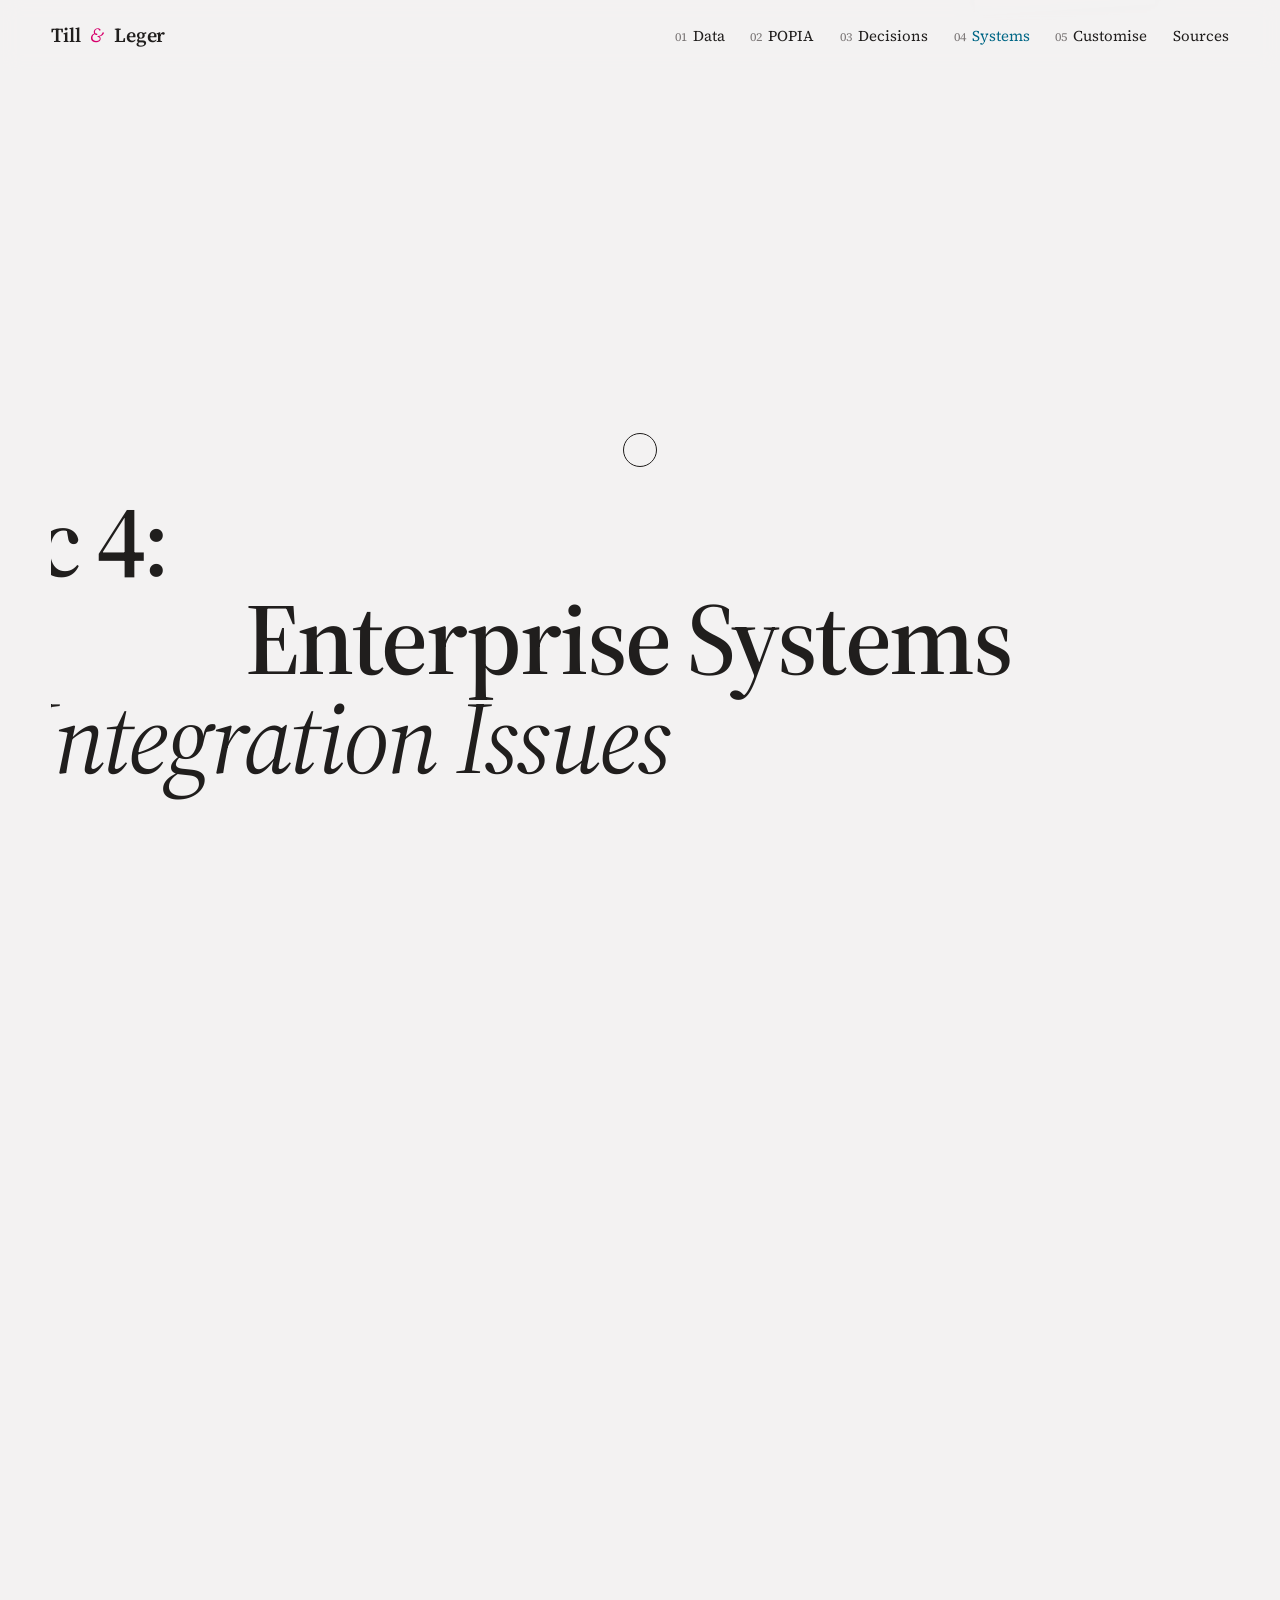
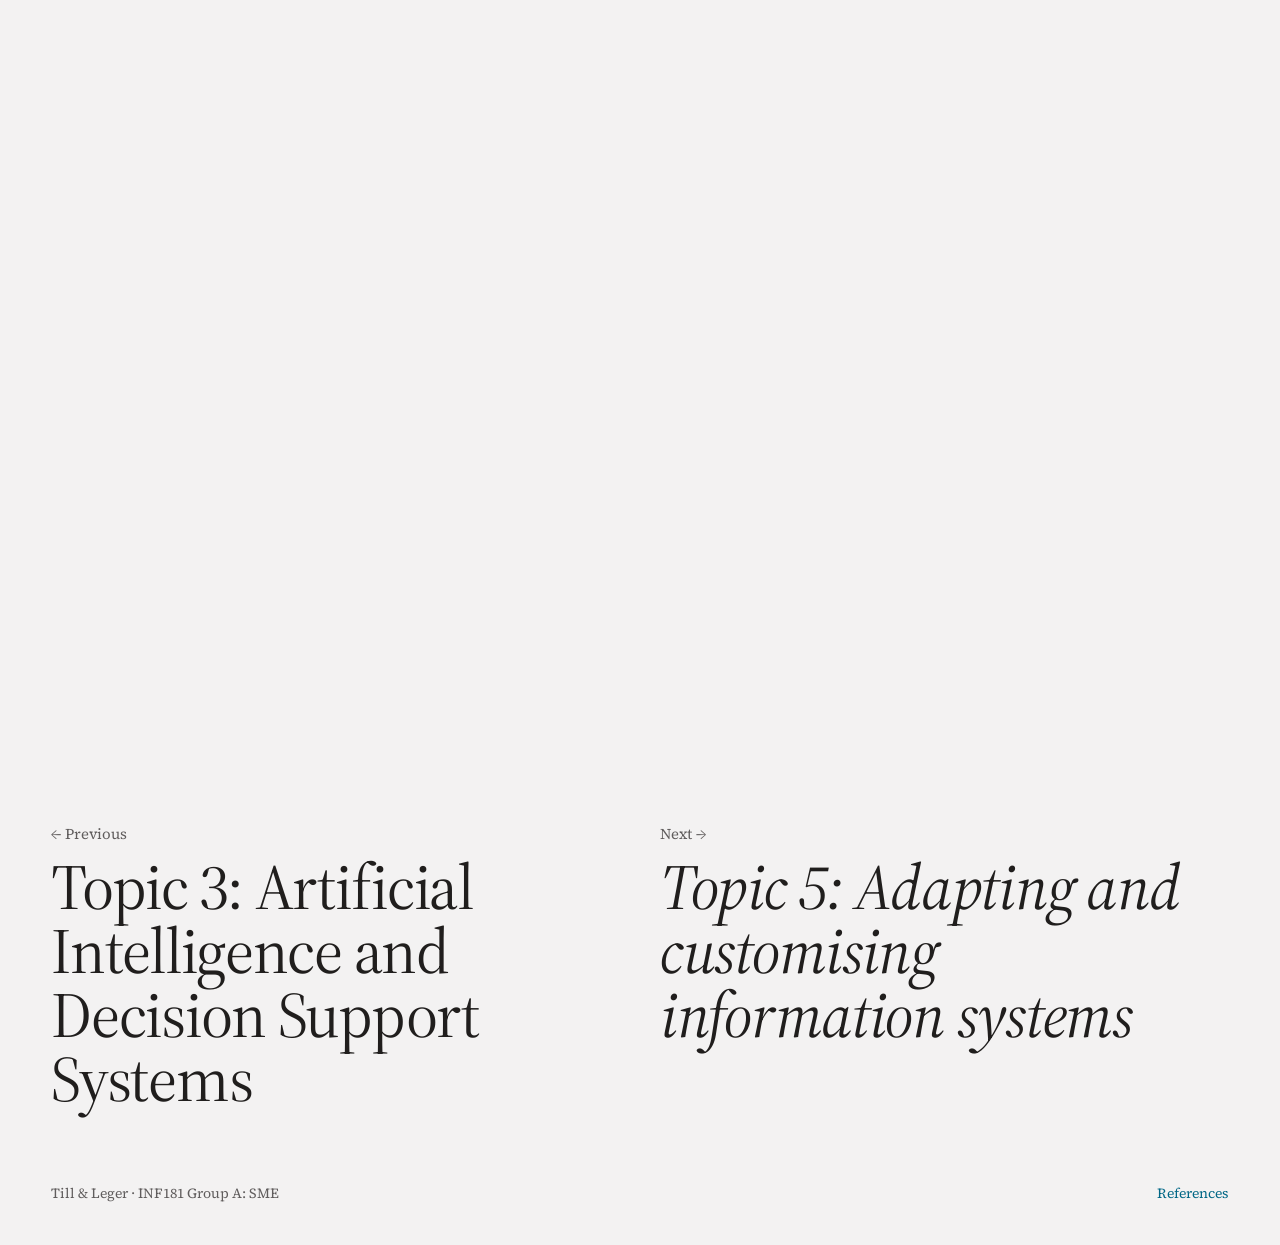
<file: Systems.html>
<!DOCTYPE html>
<html lang="en">
<head>
<meta charset="utf-8">
<meta name="viewport" content="width=device-width, initial-scale=1">
<title>Topic 4: Enterprise Systems and Integration Issues · Till &amp; Leger</title>
<meta name="description" content="Integrating a cloud system automates many daily retail operations.">
<script>document.documentElement.classList.add('js');</script>
<link rel="icon" href="data:,">
<link rel="stylesheet" href="assets/broadsheet.css?v=552056c9">
<link rel="stylesheet" href="assets/site.css?v=a3ca9510">
<link rel="stylesheet" href="assets/systems.css?v=66d1cac5">
</head>
<body>
<div class="page" data-page>

<nav class="site-nav" aria-label="Main">
  <a class="brand" href="Till and Ledger.html">Till <span>&amp;</span> Leger</a>
  <div class="links">
    <a href="Data.html"><small>01</small>Data</a>
    <a href="POPIA.html"><small>02</small>POPIA</a>
    <a href="Decisions.html"><small>03</small>Decisions</a>
    <a href="Systems.html" aria-current="page"><small>04</small>Systems</a>
    <a href="Customise.html"><small>05</small>Customise</a>
    <a href="Sources.html">Sources</a>
  </div>
</nav>

<main>
<header class="hero gutter">
  <div class="float" aria-hidden="true" data-depth="0.6" data-rot="-6" data-speed="0.3" style="--top:16vh;right:10vw">POS cash registers</div>
  <div class="float" aria-hidden="true" data-depth="1.1" data-rot="5" data-speed="0.55" style="--top:30vh;right:30vw">accounting systems</div>
  <div class="float" aria-hidden="true" data-depth="1.5" data-rot="-3" data-speed="0.8" style="--top:46vh;right:12vw">inventory databases</div>
  <div class="float doubt" aria-hidden="true" data-depth="1.9" data-rot="8" data-speed="1" style="--top:20vh;right:54vw">double entries</div>
  <h1>
    <span class="mask"><span data-line="0">Topic 4:</span></span>
    <span class="mask"><span data-line="1">Enterprise Systems</span></span>
    <span class="mask"><span data-line="2" class="it">and Integration Issues</span></span>
  </h1>
</header>

<section class="integration gutter" aria-labelledby="integration-h">
  <div class="integration-head" data-reveal="1">
    <div class="section-head">
      <h2 id="integration-h">POS Cloud System <span class="it">Integration</span></h2>
      <p>Integrating a cloud system automates many daily retail operations. A modern POS terminal connected directly to the cloud eliminates the need for manual data entry, and operations like keeping track of storage or accounting for books.</p>
    </div>
    <div class="seg" role="group" aria-labelledby="integration-h">
      <button type="button" class="seg-opt" data-hover="1" data-mode="0" aria-pressed="true">separate systems</button>
      <button type="button" class="seg-opt" data-hover="1" data-mode="1" aria-pressed="false">Integrated</button>
    </div>
  </div>
  <div class="diag" data-diag="1" data-reveal="1" aria-hidden="true">
    <svg data-wires="1" aria-hidden="true">
      <line data-wire="0" stroke-width="1.5"></line><circle data-pulse="0" r="4"></circle>
      <line data-wire="1" stroke-width="1.5"></line><circle data-pulse="1" r="4"></circle>
      <line data-wire="2" stroke-width="1.5"></line><circle data-pulse="2" r="4"></circle>
      <line data-wire="3" stroke-width="1.5"></line><circle data-pulse="3" r="4"></circle>
      <line data-wire="4" stroke-width="1.5"></line><circle data-pulse="4" r="4"></circle>
      <line data-wire="5" stroke-width="1.5"></line><circle data-pulse="5" r="4"></circle>
    </svg>
    <div class="hub" data-hub="1"><b>Cloud</b><span>SaaS</span></div>
    <ul class="nodes">
      <li class="node" data-node="0">POS terminal</li>
      <li class="node" data-node="1">available stock</li>
      <li class="node" data-node="2">accounting systems</li>
      <li class="node" data-node="3">daily sales</li>
      <li class="node" data-node="4">card or cash payments</li>
      <li class="node" data-node="5">branches</li>
    </ul>
  </div>
</section>

<section class="process gutter" aria-labelledby="process-h">
  <div class="section-head" data-reveal="1">
    <h2 id="process-h">The <span class="it">Integrated Process</span></h2>
  </div>
  <div class="process-lines">
    <p data-reveal="1">When a transaction takes place and an item is scanned and paid for, the POS system will automatically subtract that item from the total stock available.</p>
    <p data-reveal="1">This keeps track of available stock.</p>
    <p data-reveal="1">The POS system also keeps track of all the daily sales and needed calculations like card or cash payments; there is no need to manually punch in numbers before closing the store.</p>
  </div>
</section>

<section class="compare gutter" aria-labelledby="compare-h">
  <div class="section-head" data-reveal="1">
    <h2 id="compare-h">Physical Servers (On premises) vs. <span class="it">Cloud Software (SaaS)</span></h2>
  </div>
  <div class="table-wrap" data-reveal="1">
    <table class="compare-table">
      <thead>
        <tr><th scope="col">Option</th><th scope="col">Physical (On premises)</th><th scope="col">Cloud (SaaS)</th></tr>
      </thead>
      <tbody>
        <tr><th scope="row">Upfront Cost</th><td><b>Very High:</b> Need to buy all physical hardware needed like server and cables.</td><td><b>Low:</b> No physical server needed, runs on most devices.</td></tr>
        <tr><th scope="row">Monthly Cost</th><td><b>High/medium:</b> Expensive electricity bills, but low monthly subscription fees.</td><td><b>Predictable:</b> Pay a fixed monthly fee per device.</td></tr>
        <tr><th scope="row">Maintenance</th><td><b>Hard:</b> Need an IT expert to handle server crashes, and to update software.</td><td><b>Easy:</b> The hosting company handles everything for you like updates and security.</td></tr>
        <tr><th scope="row">Scalability</th><td><b>Slow and costly:</b> Opening another network means going through the whole process all over again like buying and setting the hardware up again.</td><td><b>Fast and Easy:</b> Opening the software to a new store will only take a few online clicks.</td></tr>
        <tr><th scope="row">Reliability</th><td><b>Risky:</b> If the server breaks or gets stolen the whole system stops working until the problem is fixed.</td><td><b>High:</b> Everything is stored online, so data is safe and secure even if hardware fails.</td></tr>
      </tbody>
    </table>
  </div>
  <p class="verdict" data-reveal="1">SaaS (Cloud based) tends to be less of a financial burden to the user because the need for expensive hardware is not needed, only a pay as you go software licence. SaaS is also a better option for scalability, since no high-level IT experience is required to be able to add devices to the network, or even add other branches. It is clear for a small business that is trying to grow that SaaS is a better option than a physical on site server, since there is less capital involved and is much easier to scale with minimal effort.</p>
</section>

<section class="pedagogy gutter" aria-labelledby="pedagogy-h">
  <h2 id="pedagogy-h" data-reveal="1">Design and Pedagogy <span class="it">of Reasoning</span></h2>
  <div class="pedagogy-grid">
    <p data-reveal="1">Numerous small businesses have difficulty with "isolated” systems, where POS cash registers, accounting systems, and inventory databases are separate systems that run independently of each other, causing double entries and discrepancies in inventory.</p>
    <p data-reveal="1">This topic was designed in such a way as to facilitate SME owners in putting together the necessary enterprise functions.</p>
    <p data-reveal="1">We assist decision-makers in comparing the deployment models of Cloud (SaaS) and On-Premises by weighing initial investment versus ongoing maintenance.</p>
  </div>
</section>
</main>

<footer class="site-footer">
  <div class="pager">
    <a href="Decisions.html"><span class="dir">← Previous</span><span class="label">Topic 3: Artificial Intelligence and Decision Support Systems</span></a>
    <a class="next" href="Customise.html"><span class="dir">Next →</span><span class="label">Topic 5: Adapting and customising information systems</span></a>
  </div>
  <div class="colophon">
    <span><span>Till &amp; Leger</span> · <span>INF181 Group A: SME</span></span>
    <a href="Sources.html">References</a>
  </div>
</footer>

</div>

<script src="assets/motion.js?v=2e4f1580"></script>
<script src="assets/systems.js?v=5b16a9c8"></script>
</body>
</html>
</file>
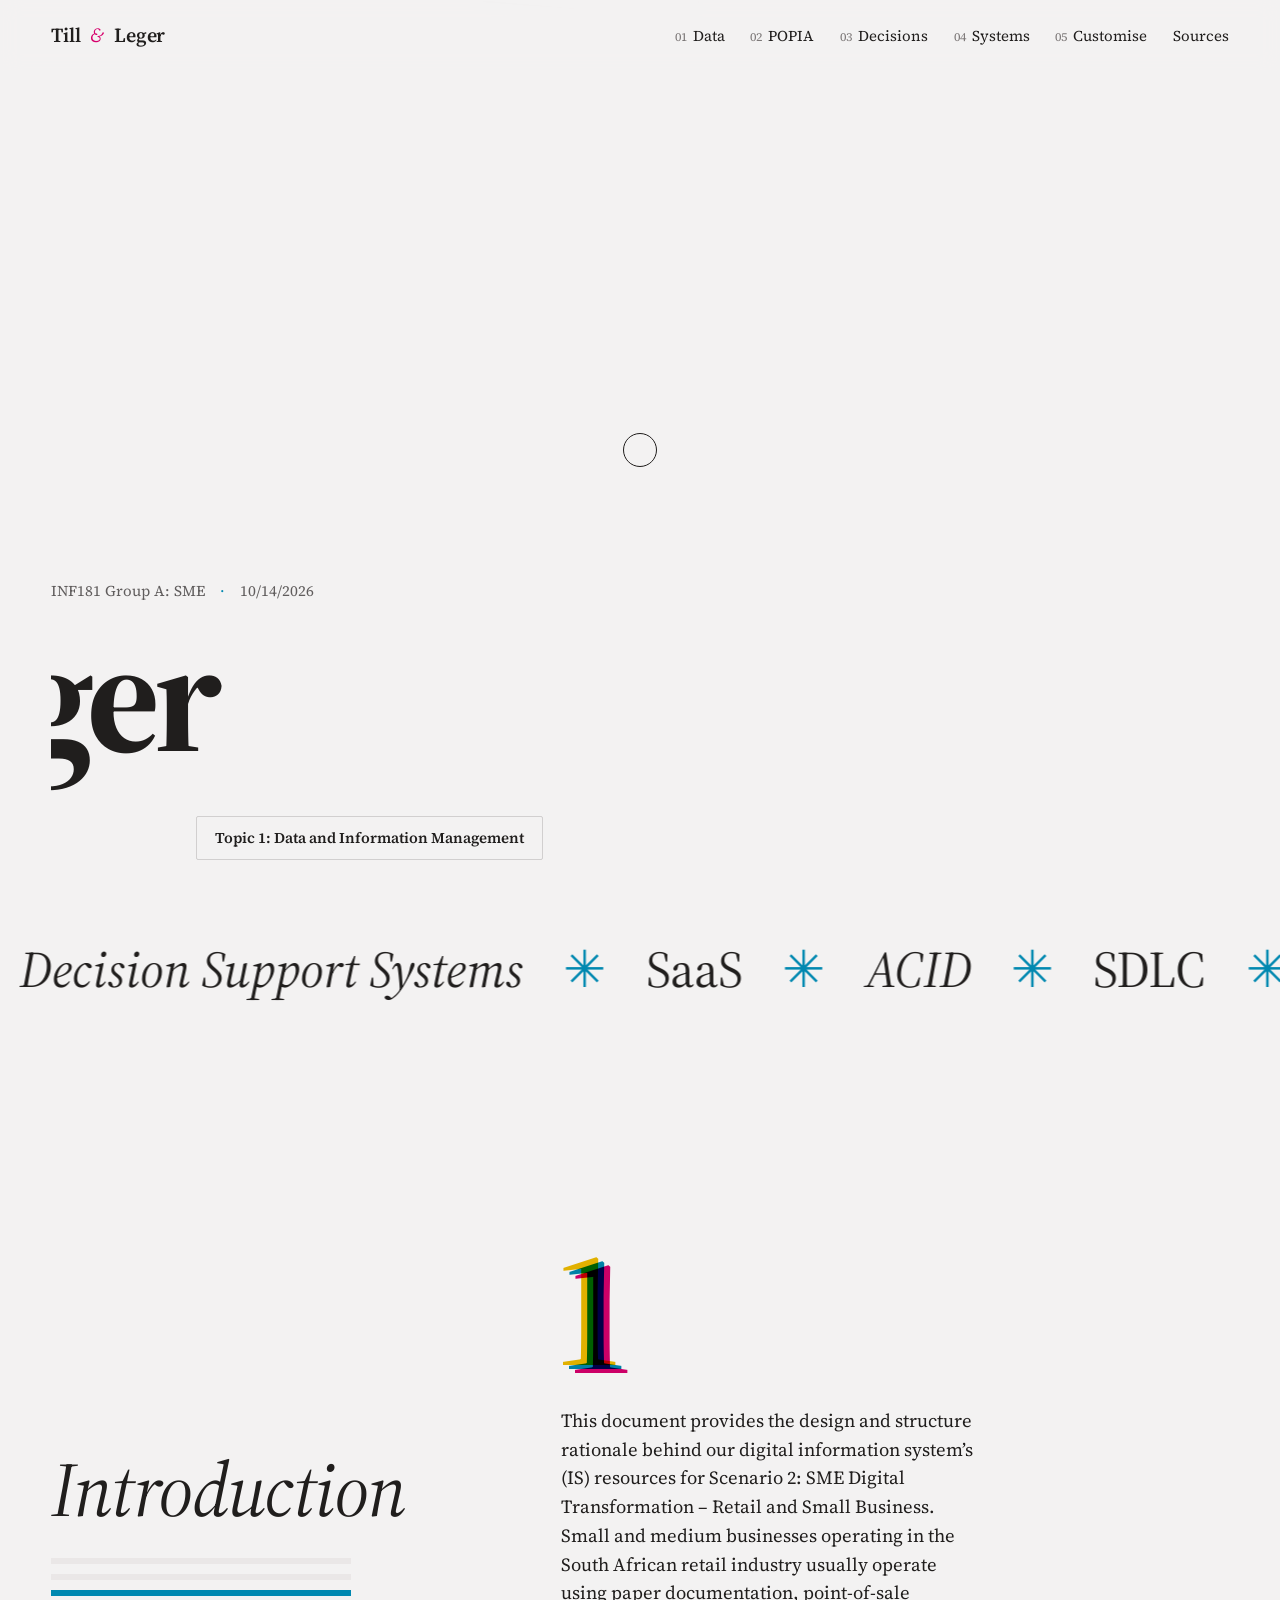
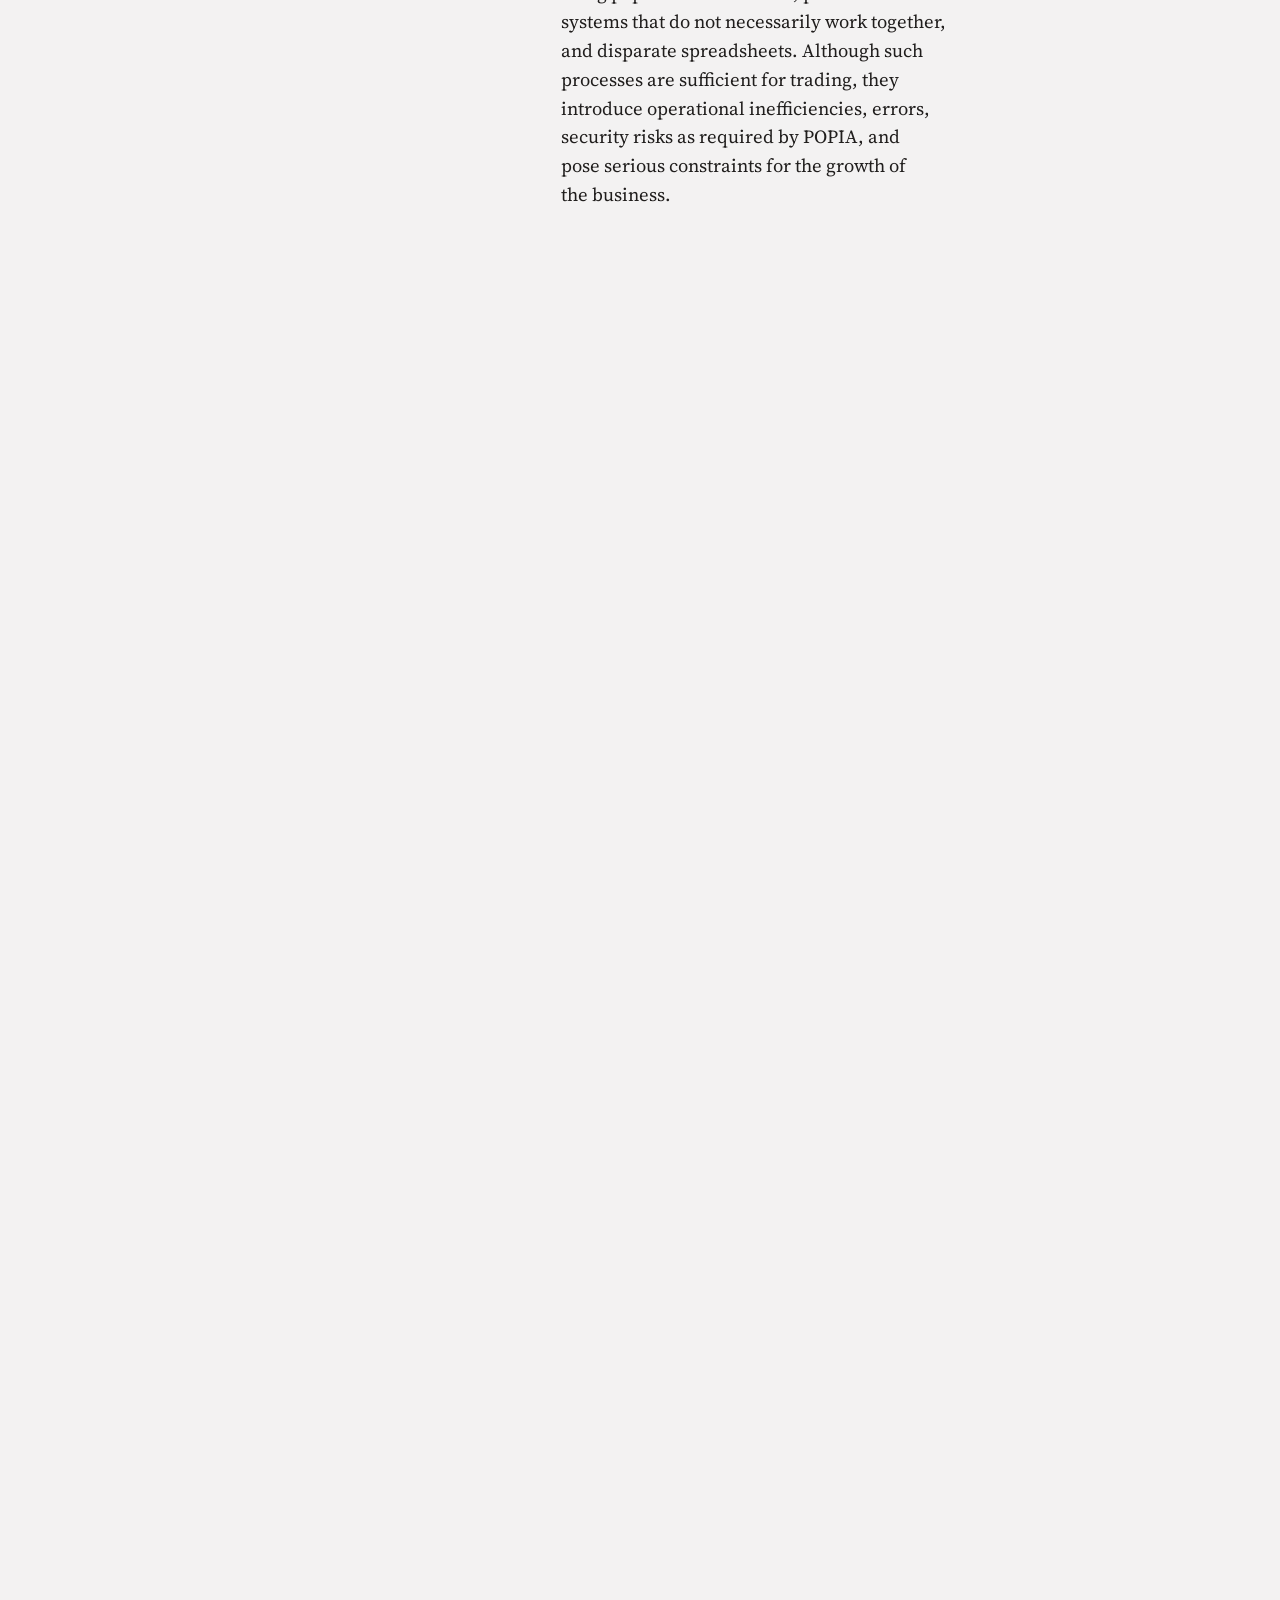
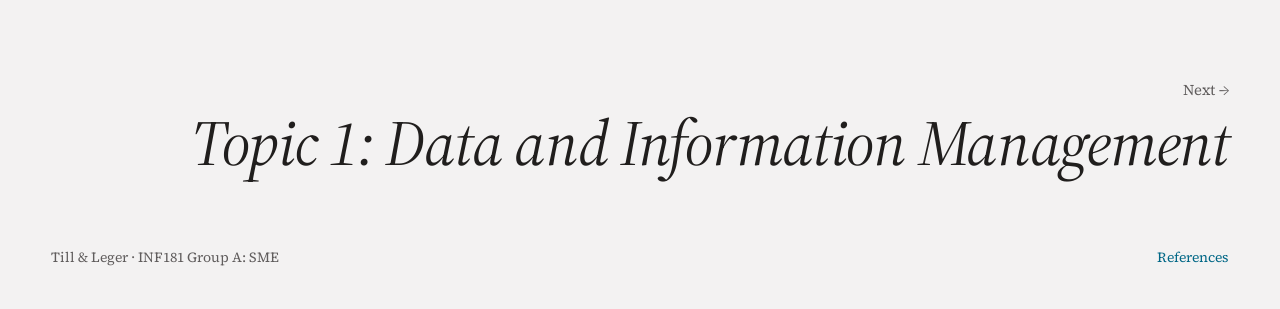
<file: Till and Ledger.html>
<!DOCTYPE html>
<html lang="en">
<head>
<meta charset="utf-8">
<meta name="viewport" content="width=device-width, initial-scale=1">
<title>Till &amp; Leger</title>
<meta name="description" content="The objective behind this project was to create an accessible and research-based digital tool to tackle Scenario 2: SME Digital Transformation.">
<script>document.documentElement.classList.add('js');</script>
<link rel="icon" href="data:,">
<link rel="stylesheet" href="assets/broadsheet.css?v=552056c9">
<link rel="stylesheet" href="assets/site.css?v=a3ca9510">
<link rel="stylesheet" href="assets/home.css?v=83544042">
</head>
<body>
<div class="page" data-page>

<nav class="site-nav" aria-label="Main">
  <a class="brand" href="Till and Ledger.html">Till <span>&amp;</span> Leger</a>
  <div class="links">
    <a href="Data.html"><small>01</small>Data</a>
    <a href="POPIA.html"><small>02</small>POPIA</a>
    <a href="Decisions.html"><small>03</small>Decisions</a>
    <a href="Systems.html"><small>04</small>Systems</a>
    <a href="Customise.html"><small>05</small>Customise</a>
    <a href="Sources.html">Sources</a>
  </div>
</nav>

<main>
<header id="top" class="hero home-hero gutter">
  <div class="float receipt" aria-hidden="true" data-depth="0.5" data-rot="-6" data-speed="0.35" style="--top:12vh;right:4vw">
    <span class="r-head">Point-of-Sale (POS)</span>
    <span class="r-row"><span>organic coffee beans</span><span>150</span></span>
    <span class="r-row"><span>coffee beans</span><span>300</span></span>
    <span class="r-row"><span>warm beverages</span><span>35%</span></span>
    <span class="r-row r-total"><span>total_amount</span></span>
    <span class="barcode"></span>
  </div>
  <div class="float sku" aria-hidden="true" data-depth="1.1" data-rot="5" data-speed="0.6" style="--top:47vh;right:4vw">
    <span class="sku-id">Product_id</span>
    <span class="sku-name">specialized baking flour</span>
    <span>stock on hand</span>
    <span>reorder level</span>
  </div>
  <div class="float stamp" aria-hidden="true" data-depth="0.8" data-rot="-14" data-speed="0.2" style="--top:14vh;right:28vw">
    <span class="st-a">POPIA</span><span class="st-b">Section 9</span><span>secure</span>
  </div>
  <div class="float note" aria-hidden="true" data-depth="1.5" data-rot="8" data-speed="0.8" style="--top:74vh;right:6vw">no need for inventory guesswork</div>
  <div class="float sheet" aria-hidden="true" data-depth="0.35" data-rot="3" data-speed="0.15" style="--top:21vh;right:45vw">
    <span class="hd"></span><span class="hd"></span><span class="hd"></span>
    <span>customer_id</span><span>sale_id</span><span>product_id</span>
    <span>150</span><span class="err">40%</span><span></span>
  </div>
  <div class="float ink" aria-hidden="true" data-depth="1.9" data-rot="-4" data-speed="1" style="--top:37vh;right:22vw">35% increase in the sale of warm beverages</div>

  <div class="hero-copy">
    <h1>
      <span class="mask"><span data-line="0">Till <span class="amp">&amp;</span> Leger</span></span>
    </h1>
    <div class="byline"><span>INF181 Group A: SME</span><i aria-hidden="true">·</i><span>10/14/2026</span></div>
    <div class="cta">
      <span data-magnet="1" class="mag"><a class="btn btn-primary" href="#intro">Introduction</a></span>
      <span data-magnet="1" class="mag"><a class="btn btn-secondary" href="Data.html">Topic 1: Data and Information Management</a></span>
    </div>
  </div>
</header>

<div class="marquee" data-marquee="1" aria-hidden="true">
  <div class="track" data-track="1">
    <span>DIKW</span><i>✳</i><span class="it">CIA Triad</span><i>✳</i><span>POPIA</span><i class="m">✳</i><span class="it">Decision Support Systems</span><i>✳</i><span>SaaS</span><i>✳</i><span class="it">ACID</span><i>✳</i><span>SDLC</span><i>✳</i>
    <span>DIKW</span><i>✳</i><span class="it">CIA Triad</span><i>✳</i><span>POPIA</span><i class="m">✳</i><span class="it">Decision Support Systems</span><i>✳</i><span>SaaS</span><i>✳</i><span class="it">ACID</span><i>✳</i><span>SDLC</span><i>✳</i>
  </div>
</div>

<section id="intro" class="ladder" data-pin="3" aria-labelledby="intro-h">
  <div class="stage gutter">
    <div class="side">
      <h2 id="intro-h"><span class="it">Introduction</span></h2>
      <div class="rungs" aria-hidden="true">
        <span><span data-rung="0"></span></span>
        <span><span data-rung="1"></span></span>
        <span><span data-rung="2"></span></span>
      </div>
    </div>
    <div class="board">
      <div class="numeral" aria-hidden="true"><div class="cmyk-num"><span class="paper" data-num>1</span><span class="plate plate-c" data-num>1</span><span class="plate plate-m" data-num>1</span><span class="plate plate-y" data-num>1</span></div></div>
      <div class="steps">
        <p class="step" data-step="0">This document provides the design and structure rationale behind our digital information system’s (IS) resources for Scenario 2: SME Digital Transformation – Retail and Small Business. Small and medium businesses operating in the South African retail industry usually operate using paper documentation, point-of-sale systems that do not necessarily work together, and disparate spreadsheets. Although such processes are sufficient for trading, they introduce operational inefficiencies, errors, security risks as required by POPIA, and pose serious constraints for the growth of the business.</p>
        <p class="step" data-step="1">Our team has been tasked with developing digital websites as IS consultants to ensure that the digital transformation of small and medium enterprises occurs without too much friction. The main aim of this information system is to provide a practical understanding of complex IS theories and how to implement them within the day-to-day running of businesses. It targets non-technical retail owners and administrators of the business.</p>
        <p class="step" data-step="2">The intended audience for the tool includes owners of small retail businesses, managers of stores, and administrative workers that have low levels of knowledge of IT issues. To maximize the user experience of navigation, the website features a hierarchy of content, diagrams and jargon-free language. In each section the principles of IS studies, such as the Data, Information, Knowledge, Wisdom (DIKW) pyramid, the analytics maturity frameworks, and the Atomicity, Consistency, Isolation, Durability (ACID) properties are translated into practical situations of retail business, thus showing their value.</p>
      </div>
    </div>
  </div>
</section>

<section id="structure" class="sitemap gutter" aria-labelledby="structure-h">
  <div class="section-head" data-reveal="1">
    <h2 id="structure-h">Website Structure and Navigation</h2>
    <p>To make sure that our digital assets are accessible, engaging and scannable to non-technical SME owners and administrators, we have used a clean, modular and multi-page website (“<span class="nw">Till &amp; Ledger</span>”).</p>
    <p>To make sure that our digital assets are accessible, engaging and scannable to non-technical SME owners and administrators, we have used a clean, modular and multi-page website (“<span class="nw">Till &amp; Ledger</span>”).</p>
  </div>
  <div class="map">
    <div class="tier tier-entry">
      <h3 data-reveal="1">Entry Point of the Website (Landing Page):</h3>
      <ul class="entry-cards">
        <li data-reveal="1"><div class="card"><span class="dot" aria-hidden="true">•</span><span class="lab"><a href="#intro">Introduction</a>:</span> <span class="desc">It acts as the immediate entry point. Here we establish the SME retail scenario; highlight some common problems faced by SMEs (like manual book-keeping, not integrating POS system and disruptions due to power load shedding); and establish the core objective of our Information Systems consulting artifact.</span></div></li>
        <li data-reveal="1"><div class="card"><span class="dot" aria-hidden="true">•</span><span class="lab"><a href="#conclusion">Conclusion</a>:</span> <span class="desc">It is placed on the landing page right away to give the store owners some executive summary of key findings from the project.</span></div></li>
      </ul>
    </div>
    <div class="spine" aria-hidden="true"><i></i></div>
    <div class="tier tier-nav">
      <h3 data-reveal="1">Main Navigation Bar (Core Topics):</h3>
      <ul class="nav-cards">
        <li data-reveal="1"><div class="card"><span class="bar" aria-hidden="true"></span><span class="lab"><a href="Data.html" data-topic="0">Data (Topic 1: Data &amp; Information Management)</a>:</span> <span class="desc">Discusses the DIKW pyramid, the 7 information quality dimensions, and presents our Crow's Foot ERD database design and an interactive sales dashboard prototype.</span><span class="go" aria-hidden="true">→</span></div></li>
        <li data-reveal="1"><div class="card"><span class="bar" aria-hidden="true"></span><span class="lab"><a href="POPIA.html" data-topic="1">POPIA (Topic 2: Data Ethics, Privacy &amp; Compliance)</a>:</span> <span class="desc">Discusses customer data protection in accordance with South African POPIA law, regulated by the CIA Triad and the AAA security model.</span><span class="go" aria-hidden="true">→</span></div></li>
        <li data-reveal="1"><div class="card"><span class="bar" aria-hidden="true"></span><span class="lab"><a href="Decisions.html" data-topic="2">Decisions (Topic 3: AI &amp; Decision Support Systems)</a>:</span> <span class="desc">Leads users through the 5-stage Analytics Maturity Ladder, internal and external DSS data sources, and Herbert Simon's 4-stage decision-making process for inventory management.</span><span class="go" aria-hidden="true">→</span></div></li>
        <li data-reveal="1"><div class="card"><span class="bar" aria-hidden="true"></span><span class="lab"><a href="Systems.html" data-topic="3">Systems (Topic 4: Enterprise Systems &amp; Integration)</a>:</span> <span class="desc">Analyzes the Point-of-Sale (POS) and ERP system capabilities, and compares the Cloud (SaaS) and On-Premises approaches in order to avoid siloed operations.</span><span class="go" aria-hidden="true">→</span></div></li>
        <li data-reveal="1"><div class="card"><span class="bar" aria-hidden="true"></span><span class="lab"><a href="Customise.html" data-topic="4">Customise (Topic 5: System Customisation &amp; SDLC)</a>:</span> <span class="desc">Offers a 9-stage customising scale, API integration procedures, and a 6-stage SDLC checklist stressing offline trade continuity during power outages.</span><span class="go" aria-hidden="true">→</span></div></li>
        <li data-reveal="1"><div class="card"><span class="bar" aria-hidden="true"></span><span class="lab"><a href="Sources.html">Sources (Academic References)</a>:</span> <span class="desc">Features a fully formatted Harvard reference list, validating all theoretical models according to the relevant academic literature.</span><span class="go" aria-hidden="true">→</span></div></li>
      </ul>
    </div>
  </div>
</section>

<section id="conclusion" class="topics gutter" aria-labelledby="conclusion-h">
  <div class="section-head" data-reveal="1">
    <h2 id="conclusion-h">Conclusion</h2>
    <p>The objective behind this project was to create an accessible and research-based digital tool to tackle Scenario 2: SME Digital Transformation. Small and medium sized retailers often encounter difficulties regarding keeping written records, securing data, and managing their inventories. By following the structured process, the project was able to meet important milestones in all the areas:</p>
  </div>
  <ul class="topic-list" data-topics>
    <li data-reveal="1"><span class="dot" aria-hidden="true">•</span><span class="body"><span class="title"><a href="Data.html" data-topic="0">Data &amp; Information Management (Topic 1)</a>:</span> <span class="desc">A DIKW hierarchy was created along with an ERD that ensured there was no data redundancy and improved inventory visibility.</span></span></li>
    <li data-reveal="1"><span class="dot" aria-hidden="true">•</span><span class="body"><span class="title"><a href="POPIA.html" data-topic="1">Data Ethics, Privacy and Compliance with POPIA (Topic 2)</a>:</span> <span class="desc">Protected customer loyalty data with the help of the CIA Triad, AAA security framework and statutory compliance mechanisms.</span></span></li>
    <li data-reveal="1"><span class="dot" aria-hidden="true">•</span><span class="body"><span class="title"><a href="Decisions.html" data-topic="2">Artificial Intelligence and Decision Support Systems (Topic 3)</a>:</span> <span class="desc">Demystified business analytics with a 5-level maturity ladder and explained how Herbert Simon’s 4-step decision-making model helps avoid expensive stockouts at the retail level.</span></span></li>
    <li data-reveal="1"><span class="dot" aria-hidden="true">•</span><span class="body"><span class="title"><a href="Systems.html" data-topic="3">Enterprise Systems and Integration Issues (Topic 4)</a>:</span> <span class="desc">Weighed the benefits and disadvantages of Point-of-Sale and cloud (SaaS) integration to eliminate operational silos.</span></span></li>
    <li data-reveal="1"><span class="dot" aria-hidden="true">•</span><span class="body"><span class="title"><a href="Customise.html" data-topic="4">Modification of Information Systems (Topic 5)</a>:</span> <span class="desc">Created an API-based system customization checklist based on the SDLC.</span></span></li>
  </ul>
  <div class="closing">
    <p class="big" data-reveal="1">In conclusion, digital transformation is not limited only to big firms.</p>
    <p class="rest" data-reveal="1">Through the provision of user-friendly tools, a strong data infrastructure, and decision-making systems, even small retail firms can be able to enjoy operational resilience, compliance, and scalability within the South African retail environment.</p>
  </div>
</section>
</main>

<footer class="site-footer">
  <div class="pager">
    <a class="next" href="Data.html"><span class="dir">Next →</span><span class="label">Topic 1: Data and Information Management</span></a>
  </div>
  <div class="colophon">
    <span><span>Till &amp; Leger</span> · <span>INF181 Group A: SME</span></span>
    <a href="Sources.html">References</a>
  </div>
</footer>

</div>

<script src="assets/motion.js?v=2e4f1580"></script>
<script src="assets/home.js?v=c2e2272f"></script>
</body>
</html>
</file>
<file: assets/broadsheet.css>
/* Broadsheet design-system tokens and component classes.
   Copied from the Claude Design project (_ds/broadsheet-…/styles.css) with the
   long review notes cut. Retune the look here. */
@import url('https://fonts.googleapis.com/css2?family=Source+Serif+4:ital,wght@0,400;0,600;1,400&display=swap');

:root {
  --color-bg: #f3f2f2;
  --color-surface: #eae9e9;
  --color-text: #201e1d;
  --color-accent: #0088b0;
  --color-accent-2: #d6006c;
  --color-divider: color-mix(in srgb, #201e1d 16%, transparent);

  /* Tonal ramps, generated in OKLCH on one shared lightness scale, so the
     same step of any role matches the others in visual value. */
  --color-neutral-100: #f8f4f4;
  --color-neutral-200: #eae7e7;
  --color-neutral-300: #d7d3d3;
  --color-neutral-400: #bab6b6;
  --color-neutral-500: #9b9797;
  --color-neutral-600: #7d7979;
  --color-neutral-700: #605d5d;
  --color-neutral-800: #444141;
  --color-neutral-900: #2d2b2b;

  --color-accent-100: #e9f8ff;
  --color-accent-200: #cbeeff;
  --color-accent-300: #99e0ff;
  --color-accent-400: #62c5ee;
  --color-accent-500: #38a6cf;
  --color-accent-600: #1186ac;
  --color-accent-700: #006786;
  --color-accent-800: #004961;
  --color-accent-900: #0a303e;

  --color-accent-2-100: #fff1f4;
  --color-accent-2-200: #ffdee6;
  --color-accent-2-300: #ffc0d0;
  --color-accent-2-400: #ff90b1;
  --color-accent-2-500: #ff458e;
  --color-accent-2-600: #d82071;
  --color-accent-2-700: #aa0b56;
  --color-accent-2-800: #790e3d;
  --color-accent-2-900: #4b1528;

  /* Print-treatment ink only. Body copy and chrome never take it. */
  --color-process-yellow: #edbb00;

  --font-heading: "Source Serif 4", system-ui, sans-serif;
  --font-heading-weight: 600;
  --font-body: "Source Serif 4", system-ui, sans-serif;

  --space-1: 5.0px;
  --space-2: 10.0px;
  --space-3: 15.0px;
  --space-4: 20.0px;
  --space-6: 30.0px;
  --space-8: 40.0px;

  --radius-sm: 1px;
  --radius-md: 2px;
  --radius-lg: 4px;

  --shadow-sm: 0 1px 2px color-mix(in srgb, #2d2b2b 14%, transparent);
  --shadow-md: 0 3px 10px color-mix(in srgb, #2d2b2b 16%, transparent);
  --shadow-lg: 0 12px 32px color-mix(in srgb, #2d2b2b 22%, transparent);
}

body {
  background: var(--color-bg);
  color: var(--color-text);
  font-family: var(--font-body);
}
h1, h2, h3, h4 { font-family: var(--font-heading); font-weight: var(--font-heading-weight); }

.halftone{position:relative;filter:grayscale(0.35) contrast(1.15);overflow:hidden}
.halftone::after{content:"";position:absolute;inset:0;pointer-events:none;
  background-image:radial-gradient(circle,rgba(0,0,0,0.22) 30%,transparent 32%);
  background-size:3px 3px;mix-blend-mode:multiply}

/* Plate numeral and plate headline: display text set as misregistered
   C/M/Y plates. --press-nx/--press-ny (-1..1) lean the plates toward the
   pointer; motion.js publishes them on the page root. */
.cmyk-num{--cmyk-num-ground:var(--color-bg);
  position:relative;width:fit-content;line-height:0.9;
  font-feature-settings:"pnum" 1;
  background:var(--cmyk-num-ground);padding:0.12em;margin:-0.12em}
.cmyk-num .paper{color:var(--color-bg);
  text-shadow:0.036em 0.025em 0 var(--color-bg),-0.031em -0.023em 0 var(--color-bg)}
.cmyk-num .plate{position:absolute;inset:0.12em;mix-blend-mode:multiply;
  text-box:trim-both cap alphabetic}
.cmyk-num .plate-c{color:var(--color-accent)}
.cmyk-head{position:relative}
.cmyk-head .paper{color:var(--color-bg);
  text-shadow:0.027em 0.0185em 0 var(--color-bg),-0.0245em -0.0175em 0 var(--color-bg)}
.cmyk-head .plate{position:absolute;inset:0;mix-blend-mode:multiply;
  pointer-events:none;user-select:none;
  text-box:trim-both cap alphabetic}
.cmyk-head .plate-c{color:var(--color-accent)}
.cmyk-head .plate-m{color:var(--color-accent-2);
  translate:calc(0.018em + 0.009em*var(--press-nx, 0)) calc(0.0125em + 0.006em*var(--press-ny, 0))}
.cmyk-head .plate-y{color:var(--color-process-yellow);
  translate:calc(-0.0155em + 0.009em*var(--press-nx, 0)) calc(-0.0115em + 0.006em*var(--press-ny, 0))}
.cmyk-num .plate-m{color:var(--color-accent-2);
  translate:calc(0.036em + 0.018em*var(--press-nx, 0)) calc(0.025em + 0.0125em*var(--press-ny, 0))}
.cmyk-num .plate-y{color:var(--color-process-yellow);
  translate:calc(-0.031em + 0.018em*var(--press-nx, 0)) calc(-0.023em + 0.0125em*var(--press-ny, 0))}

/* Components */

*, *::before, *::after { box-sizing: border-box; }
body { margin: 0; font-size: 15px; line-height: 1.55; font-weight: 400; }
h1, h2, h3, h4, h5, h6 {
  font-family: var(--font-heading); font-weight: var(--font-heading-weight);
  line-height: 1.12; letter-spacing: -0.015em; margin: 0 0 var(--space-2);
}
h1 { font-size: 42px; }
h2 { font-size: 32px; }
h3 { font-size: 25px; }
h4 { font-size: 20px; }
h5 { font-size: 16px; }
h6 { font-size: 13px; }
h6 { letter-spacing: 0.08em; text-transform: uppercase; }
p { margin: 0 0 var(--space-3); }
a { color: var(--color-accent); text-underline-offset: 3px; }
img { display: block; max-width: 100%; }
figure { margin: 0; }
figcaption {
  font-size: 11px; margin-top: var(--space-1);
  color: color-mix(in srgb, var(--color-text) 55%, transparent);
}
.text-muted { color: color-mix(in srgb, var(--color-text) 55%, transparent); }
:focus { outline: none; }
:focus-visible { outline: 2px solid var(--color-accent); outline-offset: 2px; }
::selection { background: color-mix(in srgb, var(--color-accent) 30%, transparent); }

.hr {
  height: 1px; border: 0; margin: var(--space-4) 0;
  background: var(--color-divider);
}

.btn {
  display: inline-flex; align-items: center; justify-content: center; gap: 6px;
  cursor: pointer; text-decoration: none;
  font-family: var(--font-heading); font-weight: var(--font-heading-weight);
  font-size: 14px; line-height: 1.2; color: var(--color-text);
  background: transparent; border: 1px solid transparent;
  padding: var(--space-2) calc(var(--space-3) * 1.2);
  border-radius: var(--radius-md);
}
.btn svg { display: block; }
.btn:disabled { opacity: 0.45; cursor: not-allowed; }
.btn-primary { background: var(--color-accent); color: var(--color-bg); }
.btn-primary:hover { background: var(--color-accent-600); }
.btn-primary:active { background: var(--color-accent-700); }
.btn-secondary { border-color: var(--color-divider); }
.btn-secondary:hover { background: color-mix(in srgb, var(--color-text) 7%, transparent); }
.btn-secondary:active { background: color-mix(in srgb, var(--color-text) 14%, transparent); }
.btn-ghost { color: var(--color-accent); padding-inline: var(--space-1); }
.btn-ghost:hover { background: color-mix(in srgb, var(--color-accent) 10%, transparent); }
.btn-ghost:active { background: color-mix(in srgb, var(--color-accent) 18%, transparent); }
.btn-icon { width: 36px; height: 36px; padding: 0; }
.btn-block { width: 100%; margin-top: var(--space-2); }

.field > label {
  display: block; font-size: 12px; margin-bottom: 5px;
  color: color-mix(in srgb, var(--color-text) 70%, transparent);
}
.input {
  width: 100%; min-height: 36px; padding: 6px 10px; font: inherit;
  font-size: 14px; color: var(--color-text); caret-color: var(--color-accent);
  background: var(--color-surface);
  border: 1px solid var(--color-divider); border-radius: var(--radius-md);
}
/* 65% ink measures 4.8:1 on the surface fill; the browser default misses 4.5:1 */
.input::placeholder { color: color-mix(in srgb, var(--color-text) 65%, transparent); opacity: 1; }
.input:hover { border-color: color-mix(in srgb, var(--color-text) 45%, transparent); }
.input:focus-visible { border-color: var(--color-accent); outline-offset: 0; }
textarea.input { min-height: 90px; resize: vertical; }
.radio { display: inline-flex; align-items: center; gap: 8px; cursor: pointer; font-size: 14px; }
.radio input, .seg-opt input {
  position: absolute; opacity: 0; width: 0; height: 0; pointer-events: none;
}
.radio .dot {
  width: 16px; height: 16px; flex: none; border-radius: 50%;
  border: 1.5px solid var(--color-divider);
}
.radio:hover .dot { border-color: var(--color-accent); }
.radio input:checked + .dot {
  border-color: var(--color-accent); background: var(--color-accent);
  box-shadow: inset 0 0 0 4px var(--color-bg);
}
.radio input:focus-visible + .dot { outline: 2px solid var(--color-accent); outline-offset: 2px; }
.seg {
  display: inline-flex; overflow: hidden;
  border: 1px solid var(--color-divider); border-radius: var(--radius-md);
}
.seg-opt {
  display: inline-flex; align-items: center; gap: 6px;
  padding: 7px 12px; font-size: 13px; cursor: pointer;
}
.seg-opt + .seg-opt { border-left: 1px solid var(--color-divider); }
.seg-opt:has(input:checked) { background: var(--color-accent); color: var(--color-bg); }
.seg-opt:not(:has(input:checked)):hover { background: color-mix(in srgb, var(--color-text) 7%, transparent); }
.seg-opt:has(input:focus-visible) { outline: 2px solid var(--color-accent); outline-offset: -2px; }

.card {
  display: flex; flex-direction: column; gap: var(--space-2);
  padding: var(--space-3); border-radius: var(--radius-md); background: var(--color-surface);
}
.card-kicker { font-size: 10px; letter-spacing: 0.1em; text-transform: uppercase; color: var(--color-accent); }
.card-title {
  font-family: var(--font-heading); font-weight: var(--font-heading-weight);
  font-size: 17px; line-height: 1.2;
}
.card-body { margin: 0; font-size: 13px; opacity: 0.8; flex: 1; }
.card-meta {
  display: flex; align-items: center; gap: 6px; font-size: 11px;
  color: color-mix(in srgb, var(--color-text) 50%, transparent);
}
.elev-sm { box-shadow: var(--shadow-sm); }
.elev-md { box-shadow: var(--shadow-md); }
.elev-lg { box-shadow: var(--shadow-lg); }

.tag {
  display: inline-flex; align-items: center; font-size: 11px;
  letter-spacing: 0.02em; padding: 3px 10px;
  border-radius: calc(var(--radius-md) * 0.75);
}
.tag-accent { background: var(--color-accent-100); color: var(--color-accent-800); }
.tag-accent-2 { background: var(--color-accent-2-100); color: var(--color-accent-2-800); }
.tag-neutral { background: var(--color-neutral-100); color: var(--color-neutral-800); }
.tag-outline { border: 1px solid var(--color-accent); color: var(--color-accent); }

.nav {
  display: flex; align-items: center; gap: var(--space-4);
  padding: var(--space-3) var(--space-4);
  border-bottom: none;
}
.nav-brand {
  font-family: var(--font-heading); font-weight: var(--font-heading-weight);
  font-size: 18px; margin-right: auto;
}
.nav a { color: inherit; text-decoration: none; font-size: 14px; }
.nav a:hover, .nav a[aria-current='page'] { color: var(--color-accent); }

.table { width: 100%; border-collapse: collapse; font-size: 14px; }
.table th {
  text-align: left; font-size: 11px; letter-spacing: 0.08em; text-transform: uppercase;
  color: color-mix(in srgb, var(--color-text) 60%, transparent);
  padding: var(--space-2); border-bottom: 1px solid var(--color-divider);
}
.table td {
  padding: var(--space-2);
  border-bottom: 1px solid color-mix(in srgb, var(--color-text) 8%, transparent);
}
.table tbody tr:hover { background: color-mix(in srgb, var(--color-text) 4%, transparent); }

.dialog-backdrop {
  position: fixed; inset: 0; display: grid; place-items: center;
  padding: var(--space-4);
  background: color-mix(in srgb, var(--color-neutral-900) 50%, transparent);
}
.dialog {
  width: min(440px, 100%); display: flex; flex-direction: column; gap: var(--space-3);
  padding: var(--space-4); border-radius: var(--radius-lg);
  background: var(--color-surface); box-shadow: var(--shadow-lg);
}
.dialog-title {
  font-family: var(--font-heading); font-weight: var(--font-heading-weight);
  font-size: 20px;
}
.dialog-body { font-size: 14px; opacity: 0.85; }
.dialog-actions { display: flex; justify-content: flex-end; gap: var(--space-2); margin-top: var(--space-2); }
</file>
<file: assets/site.css>
/* Till & Leger: layout shared by every page (nav, footer, hero, section heads).
   Values come from the Claude Design templates; tokens live in broadsheet.css.
   Page-only styles go in assets/<page>.css. */

body { margin: 0; background: var(--color-bg); color: var(--color-text); font-family: var(--font-body); overflow-x: hidden; }
a { color: var(--color-accent-700); text-decoration: none; }
a:hover { color: var(--color-accent-800); }
* { box-sizing: border-box; }

.page { position: relative; background: var(--color-bg); color: var(--color-text); font-family: var(--font-body); overflow-x: clip; }
.gutter { padding-left: clamp(20px, 4vw, 56px); padding-right: clamp(20px, 4vw, 56px); }
.kicker { font-size: 15px; color: var(--color-neutral-700); }
.it { font-style: italic; font-weight: 400; }

/* Site nav */
.site-nav {
  position: fixed; top: 0; left: 0; right: 0; z-index: 50;
  display: flex; align-items: center; justify-content: space-between; gap: var(--space-6);
  padding: var(--space-4) clamp(20px, 4vw, 56px);
  background: color-mix(in srgb, var(--color-bg) 84%, transparent);
  backdrop-filter: blur(10px);
}
.site-nav .brand {
  display: flex; align-items: baseline; gap: var(--space-2);
  color: var(--color-text); font-weight: 600; font-size: 20px; letter-spacing: -.01em;
}
.site-nav .brand span { font-style: italic; font-weight: 400; color: var(--color-accent-2); }
.site-nav .links { display: flex; gap: clamp(10px, 2vw, 28px); flex-wrap: wrap; font-size: 15px; }
.site-nav .links a { display: flex; gap: 6px; align-items: baseline; color: var(--color-text); }
.site-nav .links a:hover, .site-nav .links a[aria-current="page"] { color: var(--color-accent-700); }
.site-nav .links small { font-size: 12px; color: var(--color-neutral-600); }

/* Page footer */
.site-footer {
  padding: clamp(80px, 12vh, 140px) clamp(20px, 4vw, 56px) var(--space-8);
  display: flex; flex-direction: column; gap: clamp(48px, 8vh, 96px);
}
.site-footer .pager { display: grid; grid-template-columns: repeat(auto-fit, minmax(280px, 1fr)); gap: var(--space-8); }
.site-footer .pager a { display: flex; flex-direction: column; gap: var(--space-2); color: var(--color-text); transition: color .3s; }
.site-footer .pager a:hover { color: var(--color-accent-700); }
.site-footer .pager .dir { font-size: 15px; color: var(--color-neutral-700); }
.site-footer .pager .label { font-size: clamp(32px, 5vw, 72px); line-height: 1; letter-spacing: -.02em; }
.site-footer .pager .next .label { font-style: italic; }
/* Home has only a "next" link: keep it on the right, where readers look for "next". */
.site-footer .pager .next:only-child { align-items: flex-end; text-align: right; }
.site-footer .colophon { display: flex; justify-content: space-between; flex-wrap: wrap; gap: var(--space-4); font-size: 14px; color: var(--color-neutral-700); }

/* Section heads */
.section-head { max-width: 760px; display: flex; flex-direction: column; gap: var(--space-4); }
.section-head h2 { margin: 0; font-size: clamp(34px, 4.4vw, 64px); line-height: 1.02; letter-spacing: -.02em; }
.section-head p { margin: 0; max-width: 52ch; font-size: 19px; line-height: 1.5; text-wrap: pretty; }

/* Hero */
.hero {
  position: relative; min-height: 92vh;
  padding-top: clamp(130px, 20vh, 200px); padding-bottom: var(--space-8);
  display: flex; flex-direction: column; justify-content: flex-end; gap: var(--space-6);
}
.hero .float {
  position: absolute; padding: var(--space-2) var(--space-3);
  background: var(--color-neutral-100); box-shadow: var(--shadow-md); font-size: 18px;
}
.hero .byline { font-size: 15px; color: var(--color-neutral-700); display: flex; gap: var(--space-3); flex-wrap: wrap; }
.hero .byline i { font-style: normal; color: var(--color-accent); }
.hero h1 { margin: 0; font-size: clamp(52px, 9.5vw, 160px); line-height: .92; letter-spacing: -.025em; font-weight: 600; }
.hero h1 .mask { display: block; overflow: hidden; padding: 0 .12em .24em 0; margin-bottom: -.2em; }
.hero h1 .mask > span { display: block; }
.hero .lede { margin: 0; max-width: 44ch; font-size: clamp(18px, 1.6vw, 22px); line-height: 1.5; text-wrap: pretty; }


/* Phones: brand on its own row, links in one row that scrolls sideways
   instead of wrapping to three lines. Hero tags sit higher so they clear
   the headline. */
.hero .float { top: var(--top); }
@media (max-width: 760px) {
  .site-nav { flex-direction: column; align-items: flex-start; gap: var(--space-2); padding-top: var(--space-3); padding-bottom: var(--space-2); }
  .site-nav .links { flex-wrap: nowrap; overflow-x: auto; max-width: 100%; gap: 16px; font-size: 14px; scrollbar-width: none; }
  .site-nav .links a { white-space: nowrap; }
  /* Drop the topic numbers so all six links fit a 390px screen; the row still scrolls on narrower ones. */
  .site-nav .links small { display: none; }
  @media (max-width: 420px) { .site-nav .links { gap: 10px; font-size: 13px; } }
  @media (max-width: 380px) { .site-nav .links { gap: 7px; font-size: 12px; } }
  .hero .float { top: calc(var(--top) * .8 + 30px); font-size: 15px; }
}
</file>
<file: assets/customise.css>
/* Customise page: hero tags and the retail challenge, misfit chips,
   upgrade-risk chart and table, API links, the six SDLC phases as a
   checklist, then the pedagogy card. */

/* Hero: the topic heading is long, so it runs a size below the shared hero. */
.custom-hero h1 { font-size: clamp(40px, 6.8vw, 116px); }
.custom-hero .lede { max-width: 62ch; font-size: clamp(17px, 1.4vw, 20px); }
/* Under the headline: the section heading beside its opening paragraph. */
.hero-intro {
  display: grid; grid-template-columns: minmax(0, .75fr) minmax(0, 1.25fr);
  gap: clamp(24px, 4vw, 64px); align-items: start;
  padding-top: var(--space-4); border-top: 1.5px solid var(--color-text); max-width: 1200px;
}
.hero-intro h2 { margin: 0; font-size: clamp(26px, 2.6vw, 38px); line-height: 1.08; letter-spacing: -.015em; font-weight: 600; }
.custom-hero .float.panel {
  width: 230px; padding: var(--space-4); box-shadow: var(--shadow-lg);
  display: flex; flex-direction: column; gap: 8px; font-size: 14px;
}
.custom-hero .float.panel b { font-weight: 600; font-size: 16px; }
.custom-hero .float.panel span { display: flex; justify-content: space-between; align-items: center; gap: var(--space-3); }
.custom-hero .float.panel span::after { content: ""; flex: none; width: 26px; height: 8px; background: var(--color-accent); }
.custom-hero .float.soft { max-width: 220px; background: var(--color-accent-100); color: var(--color-accent-900); font-size: 15px; }
.custom-hero .float.dark { background: var(--color-text); color: var(--color-bg); box-shadow: none; font-size: 16px; font-weight: 600; }
.custom-hero .float.tag {
  background: color-mix(in srgb, var(--color-process-yellow) 32%, var(--color-bg));
  font-size: 22px; font-weight: 600; letter-spacing: .04em;
}

/* Shared section rhythm */
.misfit, .spectrum, .later, .api, .sdlc, .sa, .pedagogy {
  padding-top: clamp(60px, 10vh, 120px); padding-bottom: clamp(60px, 10vh, 120px);
}
.spectrum .section-head, .api .section-head, .sa .section-head { max-width: 900px; }
.spectrum .section-head p, .api .section-head p, .sa .section-head p { max-width: 66ch; }

/* Misfit: the paragraph beside the four misfits it names. */
.misfit { display: flex; flex-direction: column; gap: var(--space-6); padding-top: clamp(40px, 7vh, 90px); }
.misfit-body {
  display: grid; grid-template-columns: minmax(0, 1.4fr) minmax(0, 1fr);
  gap: clamp(32px, 5vw, 80px); align-items: center;
}
.misfit-body p { margin: 0; max-width: 60ch; font-size: 19px; line-height: 1.55; text-wrap: pretty; }
.chips { display: flex; flex-wrap: wrap; gap: var(--space-3); align-content: center; }
.chip {
  padding: var(--space-2) var(--space-3); font-size: 17px; box-shadow: var(--shadow-md);
  background: var(--color-neutral-100); transition: transform .5s;
}
.chip:nth-child(1) { transform: rotate(-3deg); background: var(--color-accent-100); color: var(--color-accent-900); }
.chip:nth-child(2) { transform: rotate(2deg); }
.chip:nth-child(3) { transform: rotate(-1.5deg); background: var(--color-accent-2-100); color: var(--color-accent-2-900); }
.chip:nth-child(4) { transform: rotate(3deg); background: color-mix(in srgb, var(--color-process-yellow) 32%, var(--color-bg)); }

/* Spectrum chart: bar height is upgrade risk, light tailoring in accent. */
.spectrum { display: flex; flex-direction: column; gap: var(--space-8); --p: 1; }
.chart { display: grid; grid-template-columns: auto minmax(0, 1fr); gap: var(--space-4); }
.chart .axis {
  display: flex; flex-direction: column-reverse; justify-content: space-between;
  font-size: 13px; color: var(--color-neutral-700); height: 200px; text-align: right;
  border-right: 1.5px solid var(--color-text); padding-right: var(--space-3);
}
.chart .cols { display: grid; grid-template-columns: repeat(9, minmax(0, 1fr)); gap: var(--space-3); }
.chart .col { display: flex; flex-direction: column; gap: var(--space-3); }
.chart .bar {
  display: block; height: 200px; background: var(--color-neutral-200); position: relative; overflow: hidden;
}
.chart .bar::after {
  content: ""; position: absolute; left: 0; right: 0; bottom: 0; height: 100%;
  background: var(--color-accent-2); transform-origin: bottom;
  transform: scaleY(calc(var(--v) * var(--p)));
}
.chart .col.easy .bar::after { background: var(--color-accent); }
.chart .name { font-size: 14px; line-height: 1.3; hyphens: auto; }
.chart .col.easy .name { color: var(--color-accent-700); }

/* SaaS paragraph as an accented note, then the tailoring table with a
   five-step risk meter in the last column. */
.later { display: flex; flex-direction: column; gap: var(--space-8); padding-top: 0; }
.saas {
  width: fit-content; max-width: 820px; padding: var(--space-4) var(--space-6); box-shadow: var(--shadow-md);
  background: var(--color-accent-2-100); color: var(--color-accent-2-900);
  border-left: 6px solid var(--color-accent-2);
}
.saas p { margin: 0; max-width: 72ch; font-size: 18px; line-height: 1.55; text-wrap: pretty; }
.table-wrap { max-width: 1200px; width: 100%; }
.tailor { width: 100%; border-collapse: collapse; font-size: 16px; table-layout: fixed; }
.tailor col { width: auto; }
.tailor th, .tailor td {
  text-align: left; vertical-align: top; padding: var(--space-3) var(--space-4) var(--space-3) 0;
  line-height: 1.45; border-bottom: 1px solid var(--color-divider);
}
.tailor thead th { font-size: .9em; font-weight: 400; color: var(--color-neutral-700); border-bottom: 1.5px solid var(--color-text); }
.tailor tbody th { font-weight: 600; }
.tailor thead th:nth-child(1) { width: 19%; }
.tailor thead th:nth-child(2) { width: 25%; }
.tailor thead th:nth-child(3) { width: 30%; }
.tailor .risk-in { display: flex; flex-direction: column; gap: var(--space-2); }
.meter { display: flex; gap: 3px; }
.meter i { display: block; flex: 1; max-width: 28px; height: 8px; background: var(--color-neutral-200); position: relative; overflow: hidden; }
.meter i::after {
  content: ""; position: absolute; inset: 0; background: var(--color-accent-2);
  transform: scaleX(0); transform-origin: left; transition: transform .45s cubic-bezier(.2, .8, .2, 1);
}
/* Fill: None shows one pale step; each risk level adds a step. */
tr[data-risk="0"] .meter i:nth-child(1)::after { transform: scaleX(1); background: var(--color-accent-300); }
tr[data-risk="1"] .meter i:nth-child(-n+2)::after,
tr[data-risk="2"] .meter i:nth-child(-n+3)::after,
tr[data-risk="3"] .meter i:nth-child(-n+4)::after,
tr[data-risk="4"] .meter i::after { transform: scaleX(1); }
tr[data-risk="1"] .meter i::after { background: var(--color-accent); }
.meter i:nth-child(2)::after { transition-delay: .08s; }
.meter i:nth-child(3)::after { transition-delay: .16s; }
.meter i:nth-child(4)::after { transition-delay: .24s; }
.meter i:nth-child(5)::after { transition-delay: .32s; }
.js .tailor tbody tr:not(.on) .meter i::after { transform: scaleX(0); }
.tailor tbody tr { transition: background .4s; }
.tailor tbody tr:hover { background: var(--color-neutral-100); }

/* API links: the cloud POS on the left, three links with moving packets. */
.api { display: flex; flex-direction: column; gap: var(--space-8); }
.links-diag {
  display: grid; grid-template-columns: auto minmax(0, 1fr); grid-template-rows: repeat(3, auto);
  column-gap: 0; row-gap: var(--space-6); align-items: center; max-width: 1000px;
}
.links-diag .hub {
  grid-row: 1 / span 3; width: clamp(140px, 15vw, 200px); aspect-ratio: 1; border-radius: 50%;
  background: var(--color-text); color: var(--color-bg); box-shadow: var(--shadow-lg);
  display: flex; align-items: center; justify-content: center; text-align: center;
}
.links-diag .hub span { font-size: clamp(20px, 2.2vw, 28px); font-weight: 600; }
.links-diag .link { display: grid; grid-template-columns: minmax(0, 1fr) auto; align-items: center; }
.links-diag .wire { position: relative; height: 2px; background: var(--color-neutral-400); margin: 0 var(--space-3); }
.links-diag .wire em {
  position: absolute; left: 50%; bottom: 10px; transform: translateX(-50%);
  font-style: italic; font-size: 15px; color: var(--color-accent-800); white-space: nowrap;
}
.links-diag .pkt {
  position: absolute; top: -5px; left: 0; width: 12px; height: 12px; border-radius: 50%;
  background: var(--color-accent); margin-left: -6px;
}
.links-diag .link.in .pkt { background: var(--color-accent-2); }
.links-diag .node {
  padding: var(--space-3) var(--space-4); background: var(--color-neutral-100); box-shadow: var(--shadow-md);
  font-size: 17px; width: 210px;
}
.links-diag .link.in .node { background: var(--color-accent-2-100); color: var(--color-accent-2-900); }

/* SDLC checklist: heading and progress stay put while the phases scroll. */
.sdlc { display: grid; grid-template-columns: minmax(0, 0.9fr) minmax(0, 1.1fr); gap: clamp(32px, 5vw, 80px); align-items: start; }
.sdlc-side { position: sticky; top: 120px; display: flex; flex-direction: column; gap: var(--space-6); }
.progress { display: flex; gap: 6px; max-width: 380px; }
.progress i { flex: 1; height: 8px; background: var(--color-neutral-200); position: relative; overflow: hidden; }
.progress i::after { content: ""; position: absolute; inset: 0; background: var(--color-accent); transform-origin: left; transition: transform .5s cubic-bezier(.2, .8, .2, 1); }
.js .progress i:not(.on)::after { transform: scaleX(0); }
.phases { list-style: none; margin: 0; padding: 0; display: flex; flex-direction: column; gap: var(--space-8); }
.phase { display: grid; grid-template-columns: 34px minmax(0, 1fr); gap: var(--space-4); align-items: start; }
.phase .box {
  width: 30px; height: 30px; margin-top: 8px; border: 1.5px solid var(--color-text); position: relative;
  background: var(--color-accent); transition: background .4s;
}
.phase .box::after {
  content: ""; position: absolute; left: 9px; top: 3px; width: 8px; height: 15px;
  border: solid var(--color-bg); border-width: 0 3px 3px 0; transform: rotate(45deg);
  transition: opacity .3s;
}
.js .phase:not(.done) .box { background: transparent; }
.js .phase:not(.done) .box::after { opacity: 0; }
.phase p { margin: 0; font-size: 18px; line-height: 1.55; color: var(--color-neutral-800); max-width: 60ch; text-wrap: pretty; }
.phase .lab { display: block; margin-bottom: var(--space-2); font-size: clamp(26px, 2.6vw, 36px); line-height: 1.1; font-weight: 600; color: var(--color-text); letter-spacing: -.01em; }
.phase .nm { font-weight: 600; color: var(--color-accent-800); }

/* Pedagogy: heading beside a card holding the whole paragraph. */
.pedagogy {
  display: grid; grid-template-columns: repeat(auto-fit, minmax(min(320px, 100%), 1fr));
  gap: clamp(32px, 5vw, 80px); align-items: start;
}
.pedagogy .section-head { max-width: 560px; }
.pedagogy .ped-card { background: var(--color-neutral-100); padding: var(--space-6); gap: var(--space-4); }
.pedagogy .ped-card p { margin: 0; font-size: 19px; line-height: 1.5; text-wrap: pretty; }

/* Phones: one column; the chart turns sideways, the table becomes cards. */
@media (max-width: 760px) {
  /* Inline right offsets are for desktop; phones pin the tags to the left. */
  .custom-hero { padding-top: 340px; }
  .custom-hero .float.panel { top: 112px; width: 170px; padding: var(--space-3); font-size: 13px; }
  .custom-hero .float.panel b { font-size: 14px; }
  .custom-hero .float.dark { top: 122px; right: auto !important; left: 20px; font-size: 14px; }
  .custom-hero .float.tag { top: 184px; right: auto !important; left: 44px; font-size: 16px; }
  .custom-hero .float.soft { top: 262px; right: auto !important; left: 20px; max-width: 200px; font-size: 13px; }

  .hero-intro { grid-template-columns: minmax(0, 1fr); gap: var(--space-3); padding-top: var(--space-4); }
  .hero-intro h2 { font-size: 24px; }
  .saas { padding: var(--space-4); border-left-width: 4px; }
  .saas p { font-size: 16px; }
  .misfit-body { grid-template-columns: minmax(0, 1fr); }
  .misfit-body p, .phase p { font-size: 16px; }
  .chip { font-size: 14px; }

  .chart { grid-template-columns: minmax(0, 1fr); gap: var(--space-2); }
  .chart .axis { flex-direction: row; height: auto; border-right: 0; border-bottom: 1.5px solid var(--color-text); padding: 0 0 var(--space-2) 132px; text-align: left; }
  .chart .cols { grid-template-columns: minmax(0, 1fr); gap: var(--space-2); }
  .chart .col { flex-direction: row-reverse; align-items: center; gap: var(--space-3); }
  .chart .name { flex: none; width: 120px; font-size: 13px; }
  .chart .bar { flex: 1; height: 14px; }
  .chart .bar::after { transform-origin: left; transform: scaleX(calc(var(--v) * var(--p))); }

  .tailor, .tailor tbody, .tailor tr, .tailor th, .tailor td { display: block; width: auto; }
  /* Header row stays visible as a compact key, styled like the lines below it. */
  .tailor thead tr { display: flex; flex-wrap: wrap; gap: var(--space-1) var(--space-3); padding-bottom: var(--space-2); border-bottom: 1.5px solid var(--color-text); }
  .tailor thead th { padding: 0; border: 0; font-size: 13px; width: auto !important; }
  .tailor thead th:nth-child(1) { font-weight: 600; color: var(--color-text); }
  .tailor thead th:nth-child(3) { font-style: italic; color: var(--color-accent-800); }
  .tailor tbody tr { padding: var(--space-4) 0; border-bottom: 1px solid var(--color-divider); display: flex; flex-direction: column; gap: var(--space-1); }
  .tailor tbody th, .tailor td { padding: 0; border: 0; font-size: 15px; }
  .tailor tbody th { font-size: 19px; }
  .tailor td:nth-child(3) { font-style: italic; color: var(--color-accent-800); }
  .tailor .risk-in { flex-direction: row; align-items: center; gap: var(--space-3); margin-top: var(--space-2); }
  .meter { flex: none; width: 110px; }

  .links-diag { grid-template-columns: minmax(0, 1fr); row-gap: var(--space-8); }
  .links-diag .hub { grid-row: auto; justify-self: center; width: 130px; }
  .links-diag .link { grid-template-columns: minmax(0, 1fr) auto; }
  .links-diag .node { width: 150px; font-size: 15px; padding: var(--space-2) var(--space-3); }
  .links-diag .wire { margin-left: 0; }
  .links-diag .wire em { font-size: 13px; }

  .sdlc { grid-template-columns: minmax(0, 1fr); }
  .sdlc-side { position: static; }
  .phase { grid-template-columns: 26px minmax(0, 1fr); gap: var(--space-3); }
  .phase .box { width: 24px; height: 24px; margin-top: 4px; }
  .phase .box::after { left: 7px; top: 2px; width: 6px; height: 12px; }
  .phase .lab { font-size: 24px; }
  .pedagogy .ped-card { padding: var(--space-4); }
}
</file>
<file: assets/data.css>
/* Data page: hero, DIKW pinned scroll, quality groups, ERD, pedagogy note. */

/* Hero: the topic heading is longer than the design's, so it runs smaller.
   Two ERD records float behind it like proof sheets pinned to the wall. */
.hero h1 { font-size: clamp(44px, 7.4vw, 120px); }
.hero .float.rec {
  width: 214px; padding: var(--space-4); box-shadow: var(--shadow-lg);
  display: flex; flex-direction: column; gap: 7px; font-size: 14px; line-height: 1.2;
}
.hero .float.rec b {
  font-weight: 600; font-size: 15px; letter-spacing: .08em;
  padding-bottom: var(--space-2); margin-bottom: 2px; border-bottom: 1.5px solid currentColor;
}
.hero .float.rec span { display: flex; align-items: center; gap: var(--space-2); }
.hero .float.rec span::before { content: ""; flex: none; width: 14px; height: 6px; background: var(--color-neutral-300); }
.hero .float.rec span.pk::before { background: var(--color-accent-2); }
.hero .float.rec span.fk::before { background: var(--color-accent); }
.hero .float.rec.sale { width: 200px; background: var(--color-accent-100); color: var(--color-accent-900); }
.hero .float.rec.sale span::before { background: var(--color-accent-300); }
.hero .float.rec.sale span.pk::before { background: var(--color-accent-2); }
.hero .float.rec.sale span.fk::before { background: var(--color-accent-700); }
.hero .float.key { font-weight: 600; letter-spacing: .06em; }
.hero .float.key.dark { background: var(--color-text); color: var(--color-bg); box-shadow: none; font-size: 18px; }
.hero .float.key.tag { background: color-mix(in srgb, var(--color-process-yellow) 32%, var(--color-bg)); font-size: 22px; }

/* DIKW pinned scroll: heading, level progress and the current step on the
   left; the pyramid builds on the right with its level names beside it. */
.dikw { position: relative; height: 620vh; }
.dikw .stage {
  position: sticky; top: 0; height: 100vh;
  padding-top: clamp(96px, 13vh, 128px); padding-bottom: var(--space-6);
  display: grid; grid-template-columns: minmax(0, .9fr) minmax(0, 1.1fr);
  gap: clamp(24px, 4vw, 64px); align-items: center;
}
.dikw .steps { position: relative; height: min(74vh, 640px); display: flex; flex-direction: column; }
.dikw .steps-head { margin: 0; font-size: clamp(28px, 2.9vw, 44px); line-height: 1.05; letter-spacing: -.015em; font-weight: 600; max-width: 24ch; }
.dikw .progress { display: flex; gap: 6px; max-width: 320px; margin-top: var(--space-4); }
.dikw .progress i { flex: 1; height: 8px; background: var(--color-neutral-200); position: relative; overflow: hidden; }
.dikw .progress i::after { content: ""; position: absolute; inset: 0; background: var(--color-accent-2); transform-origin: left; transition: transform .5s cubic-bezier(.2, .8, .2, 1); }
.js .dikw .progress i:not(.on)::after { transform: scaleX(0); }
.dikw .stack { position: relative; flex: 1; margin-top: clamp(24px, 5vh, 48px); }
.dikw .step { position: absolute; left: 0; right: 0; top: 0; display: flex; flex-direction: column; gap: var(--space-4); }
.js .dikw .step { opacity: 0; }
.dikw .step .plus { font-size: clamp(44px, 5vw, 80px); line-height: 1; letter-spacing: -.02em; font-weight: 600; }
.dikw .step p { margin: 0; max-width: 40ch; font-size: clamp(17px, 1.45vw, 20px); line-height: 1.55; text-wrap: pretty; }
.dikw .step.intro p { font-size: clamp(19px, 1.75vw, 25px); line-height: 1.45; font-style: italic; color: var(--color-accent-800); max-width: 34ch; }

.dikw .scene { position: relative; height: min(74vh, 640px); display: flex; align-items: center; justify-content: center; perspective: 1400px; }
.dikw .rail { position: absolute; left: 0; top: 10%; bottom: 10%; width: 2px; background: var(--color-neutral-200); }
.dikw .rail > div { position: absolute; left: 0; right: 0; bottom: 0; height: 100%; background: var(--color-accent-2); transform-origin: bottom; }
.dikw .pyr { position: relative; width: min(520px, 30vw, 54vh); aspect-ratio: 1 / 1.02; margin-right: clamp(90px, 10vw, 170px); transform-style: preserve-3d; }
.dikw .layer { position: absolute; left: 0; right: 0; height: 25%; will-change: transform; }
.js .dikw .layer { opacity: 0; }
.dikw .layer [data-face] { position: absolute; inset: 0; }
/* Level names sit just outside each layer's right slope, on a short rule. */
.dikw .layer > span {
  position: absolute; top: 50%; left: calc(var(--x) + 6px); transform: translateY(-50%);
  padding-left: 34px; white-space: nowrap; font-weight: 600; font-size: clamp(15px, 1.35vw, 21px);
  color: var(--color-neutral-700); transition: color .4s;
}
.dikw .layer > span::before { content: ""; position: absolute; left: 6px; top: 50%; width: 20px; height: 1.5px; background: currentColor; transform-origin: left center; transition: transform .4s; }
.dikw .layer.on > span { color: var(--color-accent-2-700); }
.dikw .layer.on > span::before { transform: scale(1.2, 1.33); }
.dikw [data-layer="0"] { top: 75%; --x: 93.75%; }
.dikw [data-layer="0"] [data-face="L"] { background: var(--color-neutral-400); }
.dikw [data-layer="0"] [data-face="R"] { background: var(--color-neutral-300); }
.dikw [data-layer="1"] { top: 50%; --x: 81.25%; }
.dikw [data-layer="1"] [data-face="L"] { background: var(--color-accent-300); }
.dikw [data-layer="1"] [data-face="R"] { background: var(--color-accent-200); }
.dikw [data-layer="2"] { top: 25%; --x: 68.75%; }
.dikw [data-layer="2"] [data-face="L"] { background: var(--color-accent-500); }
.dikw [data-layer="2"] [data-face="R"] { background: var(--color-accent-400); }
.dikw [data-layer="3"] { top: 0; --x: 56.25%; }
.dikw [data-layer="3"] [data-face="L"] { background: var(--color-accent-800); }
.dikw [data-layer="3"] [data-face="R"] { background: var(--color-accent-700); }
.dikw .chip {
  position: absolute; left: 0; top: 0; white-space: nowrap; padding: 3px 8px; font-size: 14px;
  background: var(--color-neutral-100); box-shadow: var(--shadow-sm); color: var(--color-text); opacity: 0;
}
.dikw .chip.key { color: var(--color-accent-2-700); }

/* Shared label and bullet styles */
.plus { font-size: 16px; color: var(--color-accent-2-700); font-style: italic; }
.dot { color: var(--color-accent); margin-right: 4px; }

/* Seven-cell strip: one cell per criterion. A card lights its own group's
   cells; the strip under the section heading collects every group seen. */
.seven { display: flex; gap: 4px; }
.seven i { flex: 1; height: 8px; background: var(--color-neutral-200); position: relative; overflow: hidden; }
.seven i::after { content: ""; position: absolute; inset: 0; background: var(--color-accent-2); transform-origin: left; transition: transform .45s cubic-bezier(.2, .8, .2, 1); }
.seven i:nth-child(2)::after { transition-delay: .06s; }
.seven i:nth-child(3)::after { transition-delay: .12s; }
.seven i:nth-child(4)::after { transition-delay: .18s; }
.seven i:nth-child(5)::after { transition-delay: .24s; }
.seven i:nth-child(6)::after { transition-delay: .30s; }
.seven i:nth-child(7)::after { transition-delay: .36s; }
.seven:not(.big) i:not(.g)::after { transform: scaleX(0); }
.js .test:not(.on) .seven i::after { transform: scaleX(0); }
.js .seven.big i:not(.on)::after { transform: scaleX(0); }
.seven.big { max-width: 380px; gap: 6px; }
.seven.big i { height: 10px; }

/* Information quality: heading and strip stay put while four group cards scroll. */
.quality {
  padding-top: clamp(80px, 12vh, 140px); padding-bottom: clamp(60px, 10vh, 120px);
  display: grid; grid-template-columns: minmax(0, .85fr) minmax(0, 1.15fr);
  gap: clamp(32px, 5vw, 80px); align-items: start;
}
.q-side { position: sticky; top: 120px; display: flex; flex-direction: column; gap: var(--space-6); }
.quality .grid { list-style: none; margin: 0; padding: 0; display: flex; flex-direction: column; gap: var(--space-6); }
.quality .test {
  display: flex; flex-direction: column; gap: var(--space-4);
  padding: clamp(24px, 2.8vw, 40px); background: var(--color-neutral-100); box-shadow: var(--shadow-sm);
}
.quality .t-top { display: flex; align-items: center; justify-content: space-between; gap: var(--space-4); }
.quality .t-top .plus { font-size: 18px; }
.quality .t-top .seven { flex: none; width: 150px; }
.quality .test h3 { margin: 0; font-size: clamp(26px, 2.5vw, 36px); line-height: 1.08; letter-spacing: -.01em; font-weight: 600; }
.quality .test h3 .it { display: block; margin-top: var(--space-2); font-size: 17px; line-height: 1.4; letter-spacing: 0; color: var(--color-accent-800); }
.quality .test ul { list-style: none; margin: 0; padding: 0; display: flex; flex-direction: column; }
.quality .test li {
  position: relative; padding: var(--space-3) 0 var(--space-3) 22px; border-top: 1px solid var(--color-divider);
  font-size: 17px; line-height: 1.5; color: var(--color-neutral-800); text-wrap: pretty;
}
.quality .test li:last-child { padding-bottom: 0; }
.quality .test li .dot { position: absolute; left: 0; top: var(--space-3); margin: 0; color: var(--color-accent-2); }
.quality .test li b { display: block; margin-bottom: 2px; font-size: 19px; font-weight: 600; color: var(--color-text); }

/* ERD: styles live in assets/erd.css. */

/* Pedagogy: heading beside a card holding the whole paragraph. */
.pedagogy {
  padding-top: clamp(60px, 10vh, 120px); padding-bottom: clamp(60px, 10vh, 120px);
  display: grid; grid-template-columns: repeat(auto-fit, minmax(min(320px, 100%), 1fr));
  gap: clamp(32px, 5vw, 80px); align-items: start;
}
.pedagogy .section-head { max-width: 560px; }
.pedagogy .ped-card { background: var(--color-neutral-100); padding: var(--space-6); }
.pedagogy .ped-card p { margin: 0; font-size: 19px; line-height: 1.55; text-wrap: pretty; }

/* Tablets: the quality cards sit two across under the heading. */
@media (max-width: 1024px) {
  .quality { grid-template-columns: minmax(0, 1fr); }
  .q-side { position: static; }
  .quality .grid { display: grid; grid-template-columns: repeat(auto-fit, minmax(min(320px, 100%), 1fr)); gap: var(--space-4); }
  .quality .t-top .seven { width: 120px; }
}

/* Phones and portrait tablets: stack the pinned DIKW stage, pyramid above the text. */
@media (max-width: 760px), (max-width: 1024px) and (orientation: portrait) {
  .dikw .stage { grid-template-columns: minmax(0, 1fr); grid-template-rows: auto 1fr; align-items: start; gap: var(--space-3); padding-top: 104px; padding-bottom: var(--space-3); }
  .dikw .scene { order: -1; height: 34vh; overflow: hidden; align-items: flex-end; padding-bottom: 4px; }
  .dikw .rail { top: 6%; bottom: 6%; }
  .dikw .pyr { width: min(340px, 44vw, 24vh); margin-right: clamp(80px, 22vw, 150px); }
  .dikw .layer > span { font-size: clamp(12px, 1.8vw, 17px); padding-left: 26px; }
  .dikw .layer > span::before { left: 4px; width: 16px; }
  .dikw .steps { height: auto; flex: 1; min-height: 0; }
  .dikw .steps-head { font-size: clamp(20px, 3.6vw, 32px); max-width: none; }
  .dikw .progress { margin-top: var(--space-3); max-width: 240px; }
  .dikw .progress i { height: 6px; }
  .dikw .stack { margin-top: var(--space-4); }
  .dikw .step { gap: var(--space-2); }
  .dikw .step .plus { font-size: clamp(28px, 5.4vw, 48px); }
  .dikw .step p { font-size: clamp(15.5px, 2.3vw, 19px); line-height: 1.45; max-width: 52ch; }
  .dikw .step.intro p { font-size: clamp(17px, 2.6vw, 22px); max-width: 44ch; }
  .dikw .chip { font-size: 11px; }
}

@media (max-width: 760px) {
  /* Inline offsets are for desktop; phones line the two records up under the nav. */
  .hero { min-height: 0; padding-top: 372px; }
  .hero .float.rec { width: 156px; padding: var(--space-3); gap: 5px; font-size: 12px; }
  .hero .float.rec b { font-size: 13px; padding-bottom: 6px; }
  .hero .float.rec span::before { width: 10px; height: 5px; }
  .hero .float.rec.cust { top: 112px; right: 20px !important; }
  .hero .float.rec.sale { top: 128px; right: auto !important; left: 20px; width: 148px; }
  .hero .float.key.dark { top: 300px; right: 28px !important; font-size: 15px; }
  .hero .float.key.tag { top: 292px; right: auto !important; left: 56%; font-size: 17px; }
  .quality .test { padding: var(--space-4) var(--space-4) var(--space-6); }
  .quality .test li { font-size: 16px; }
  .quality .test li b { font-size: 18px; }
  .pedagogy .ped-card { padding: var(--space-4); }
  .pedagogy .ped-card p { font-size: 17px; }
}

/* Start states for the scroll animations. Scoped to .js so the page still
   reads with scripts off: steps stack and the pyramid scene is hidden. */
.js .dikw .rail > div { transform: scaleY(0); }
html:not(.js) .dikw { height: auto; }
html:not(.js) .dikw .stage { position: static; height: auto; grid-template-columns: minmax(0, 1fr); }
html:not(.js) .dikw .steps, html:not(.js) .dikw .stack { height: auto; display: flex; flex-direction: column; gap: var(--space-8); }
html:not(.js) .dikw .step, html:not(.js) .dikw .steps-head { position: static; }
html:not(.js) .dikw .scene, html:not(.js) .dikw .progress { display: none; }

/* Portrait tablets: the hero would otherwise leave a tall empty band. */
@media (min-width: 761px) and (max-width: 1024px) and (orientation: portrait) {
  .hero { min-height: 72vh; }
}
@media (min-width: 761px) and (max-width: 1024px) and (orientation: portrait) {
  .dikw .scene { height: 52vh; }
  .dikw .pyr { width: min(460px, 54vw, 40vh); }
  .dikw .layer > span { font-size: 18px; }
}
/* The active layer sits forward in 3D, so its name steps out a little further. */
.dikw .layer.on > span { left: calc(var(--x) + 16px); }
/* Small stages: ten loose field names are plenty. */
@media (max-width: 760px), (max-width: 1024px) and (orientation: portrait) { .dikw .pyr > .chip:nth-child(n+14) { display: none; } }
</file>
<file: assets/erd.css>
/* ERD press run. The group's figure rebuilt as four real tables in its 2x2
   arrangement, with crow's-foot connectors that erd.js measures from the rows.
   Without JS (or with reduced motion) the section is a plain stacked figure:
   every value below defaults to the printed state, and the animated start
   states live under .js .erd-press:not(.calm). */

/* ---------- Shared type and cards ---------- */
.erd-press h2 {
  margin: 0; font-size: clamp(32px, 3.5vw, 54px); line-height: 1.02; letter-spacing: -.02em; font-weight: 600;
  text-wrap: balance;
}
.erd-press .lede p { margin: 0; max-width: 34ch; font-size: clamp(19px, 1.7vw, 23px); line-height: 1.45; font-style: italic; color: var(--color-accent-800); text-wrap: pretty; }
.erd-press .tables { list-style: none; margin: 0; padding: 0; }
.erd-press .tables li {
  font-size: 17px; line-height: 1.5; padding: var(--space-4) 22px; max-width: 46ch;
  background: var(--color-neutral-100); box-shadow: var(--shadow-sm); text-wrap: pretty;
}
.erd-press .tables .dot { color: var(--color-accent); margin-right: 4px; }
.erd-press .erd-notes { margin: 0; }
.erd-press .erd-notes > span { display: block; font-size: clamp(18px, 1.5vw, 20px); line-height: 1.5; font-style: italic; color: var(--color-accent-800); max-width: 40ch; text-wrap: pretty; }
.erd-press .erd-notes b { font-style: normal; color: var(--color-text); }

/* Table names in the prose: an underline in that table's ink draws in while its
   step is up, or while the table is lit by hover/focus. */
.erd-press b[data-ref] {
  font-weight: 600; --u: var(--color-accent-600);
  background: linear-gradient(var(--u), var(--u)) 0 100% / 0 2px no-repeat;
  padding-bottom: 1px; transition: background-size .5s cubic-bezier(.2, .8, .2, 1);
}
.erd-press b[data-ref="line_item"] { --u: var(--color-accent-2-600); }
.erd-press b[data-ref="product"] { --u: var(--color-process-yellow); background-size: 0 4px; }
.erd-press .cur b[data-ref], .erd-press b[data-ref].lit { background-size: 100% 2px; }
.erd-press .cur b[data-ref="product"], .erd-press b[data-ref="product"].lit { background-size: 100% 4px; }

/* Seven segments, one per table and connector, fill as the steps pass. */
.erd-press .progress { display: flex; gap: 6px; max-width: 320px; }
.erd-press .progress i { flex: 1; height: 6px; background: var(--color-neutral-200); position: relative; overflow: hidden; }
.erd-press .progress i::after { content: ""; position: absolute; inset: 0; background: var(--color-accent); transform-origin: left; transition: transform .5s cubic-bezier(.2, .8, .2, 1); }
.erd-press .progress i:nth-child(n+5)::after { background: var(--color-accent-2); }
.js .erd-press .progress i:not(.on)::after { transform: scaleX(0); }

/* ---------- The sheet ---------- */
.erd-press .sheet {
  margin: 0; padding: 24px; background: var(--color-bg); box-shadow: var(--shadow-md);
  outline: 1px solid var(--color-neutral-200); outline-offset: -10px; min-width: 0;
}
.erd-press .win { position: relative; }
.erd-press .canvas { position: relative; width: 760px; height: 560px; transform-origin: 0 0; }

/* Dotted slots where each table will print (pinned mode only). */
.erd-press .slots i {
  position: absolute; opacity: 0;
  background: radial-gradient(circle, var(--color-neutral-300) 1.1px, transparent 1.5px) 3px 3px / 6px 6px;
  outline: 1px dashed var(--color-neutral-300); outline-offset: 4px;
}
.erd-press [data-of="customer"] { left: 0; top: 0; width: 296px; height: 214px; }
.erd-press [data-of="sale"] { left: 464px; top: 0; width: 296px; height: 184px; }
.erd-press [data-of="line_item"] { left: 24px; top: 300px; width: 248px; height: 184px; }
.erd-press [data-of="product"] { left: 472px; top: 300px; width: 288px; height: 244px; }

/* Paper sheets fanned behind a "many" table while its connector draws. */
.erd-press .ghost {
  position: absolute; display: block; opacity: 0;
  background: var(--color-neutral-100); box-shadow: 0 0 0 1px color-mix(in srgb, var(--color-text) 28%, transparent), var(--shadow-sm);
}
html:not(.js) .erd-press .ghost { display: none; }

/* Connectors */
.erd-press svg.ink { position: absolute; left: 0; top: 0; width: 760px; height: 560px; overflow: visible; pointer-events: none; }
.erd-press svg.ink path { fill: none; }
.erd-press svg.ink .hit { stroke: transparent; stroke-width: 12; pointer-events: stroke; cursor: default; }
.erd-press svg.ink .base { stroke: var(--color-neutral-400); stroke-width: 1; stroke-dasharray: 2 3; }
.erd-press svg.ink .ink { stroke: var(--color-text); stroke-width: 1.6; stroke-dasharray: 1 1; stroke-linejoin: round; transition: stroke-width .3s; }
.erd-press svg.ink .ghost { stroke: var(--color-accent-2); stroke-opacity: .6; stroke-width: 1.6; stroke-dasharray: 1 1; transform: translate(calc(var(--press-nx, 0) * .5px + .5px), .5px); }
.erd-press svg.ink line { stroke: var(--color-text); stroke-width: 1.6; stroke-linecap: square; transition: stroke .3s; }
.erd-press svg.ink .one { transform-box: fill-box; transform-origin: center; }
.erd-press svg.ink .dot { fill: var(--color-accent); opacity: 0; }
.erd-press svg.ink .dot.m, .erd-press svg.ink .hdot.m { fill: var(--color-accent-2); }
.erd-press svg.ink .hdot { fill: var(--color-accent); opacity: 0; }
.erd-press svg.ink g[data-rel] { transition: opacity .35s; }

/* ---------- Plates (the four tables) ---------- */
.erd-press .plate { position: absolute; z-index: 3; outline: none; transition: opacity .35s; }
.erd-press .plate[data-table="customer"] { left: 0; top: 0; width: 296px; }
.erd-press .plate[data-table="sale"] { left: 464px; top: 0; width: 296px; }
.erd-press .plate[data-table="line_item"] { left: 24px; top: 300px; width: 248px; }
.erd-press .plate[data-table="product"] { left: 472px; top: 300px; width: 288px; }
.erd-press .plate:focus-visible .paper { outline: 2px solid var(--color-accent-700); outline-offset: 3px; }

.erd-press .press {
  position: relative; isolation: isolate;
  --o: 1; --ty: 0; --rot: 0; --mis: 0; --roll: 1; --rv: 0;
  opacity: var(--o); transform: translateY(calc(var(--ty) * 1px)) rotate(calc(var(--rot) * 1deg));
}
.erd-press .plate.moving .press { will-change: transform, opacity; }
.erd-press .press > i { position: absolute; inset: 0; display: block; }
.erd-press .press .cy, .erd-press .press .mg { mix-blend-mode: multiply; }
.erd-press .press .cy { background: var(--color-accent-200); transform: translate(calc(var(--mis) * 14px + var(--press-nx, 0) * .5px), calc(var(--mis) * -6px)); }
.erd-press .press .mg { background: var(--color-accent-2-200); transform: translate(calc(var(--mis) * -10px - var(--press-nx, 0) * .5px), calc(var(--mis) * 8px)); }
.erd-press .press .paper { background: var(--color-neutral-100); box-shadow: 0 0 0 1px var(--color-text), var(--shadow-md); }

.erd-press table {
  position: relative; width: 100%; table-layout: fixed; border-collapse: separate; border-spacing: 0;
  font-family: var(--font-body); font-size: 14px; line-height: 30px; color: var(--color-text);
  clip-path: inset(0 0 calc((1 - var(--roll)) * 100%) 0);
}

.erd-press caption {
  height: 34px; line-height: 34px; padding: 0 10px; font-weight: 600; letter-spacing: .04em; font-size: 14.5px;
  box-shadow: inset 0 -2px 0 var(--color-text); text-align: center;
}
.erd-press td, .erd-press th {
  height: 30px; padding: 0 10px; white-space: nowrap; overflow: hidden; text-overflow: clip;
  text-align: left; font-weight: 400; vertical-align: middle;
  background: color-mix(in srgb, var(--color-accent-100) calc(var(--lt, 0) * 100%), transparent);
  transition: background-color .35s;
}
.erd-press td.key { width: 44px; padding: 0; text-align: center; border-right: 1px solid var(--color-text); }
.erd-press td.type { width: 84px; color: var(--color-neutral-600); border-left: 1px solid var(--color-text); }
.erd-press [data-table="line_item"] td.type { width: 80px; }

/* PK and FK chips: cyan for the one side, magenta for the many side. */
.erd-press .k {
  --st: 1; --ring: 0;
  display: inline-block; vertical-align: middle; font-size: 10.5px; line-height: 1; font-weight: 600; letter-spacing: .06em;
  padding: 4px 5px 3px; color: var(--color-accent-800); background: var(--color-accent-100);
  box-shadow: inset 0 0 0 1px var(--color-accent-300), 0 0 0 calc(var(--ring) * 8px) color-mix(in srgb, var(--color-accent-2) 40%, transparent);
  opacity: var(--st); transform: scale(calc(1.8 - .8 * var(--st))) rotate(calc((1 - var(--st)) * -8deg));
}
.erd-press tr[data-key="fk"] .k { color: var(--color-accent-2-700); background: var(--color-accent-2-100); box-shadow: inset 0 0 0 1px var(--color-accent-2-300), 0 0 0 calc(var(--ring) * 8px) color-mix(in srgb, var(--color-accent-2) 40%, transparent); }

/* The roller: a hairline that prints the rows as it passes down. */
.erd-press .press .roller {
  inset: auto -6px auto -6px; top: calc(var(--roll) * 100%); height: 2px; z-index: 2;
  background: var(--color-text); box-shadow: 0 6px 10px color-mix(in srgb, var(--color-text) 22%, transparent);
  opacity: var(--rv);
}

/* Registration crosshairs at each corner, shown briefly as a plate registers. */
.erd-press .reg {
  --reg: 0; --rs: 1;
  position: absolute; width: 22px; height: 22px; margin: -11px; pointer-events: none;
  opacity: var(--reg); transform: scale(var(--rs));
  background: linear-gradient(var(--color-text), var(--color-text)) center / 1px 100% no-repeat,
              linear-gradient(var(--color-text), var(--color-text)) center / 100% 1px no-repeat;
}
.erd-press .reg::before { content: ""; position: absolute; inset: 4px; border: 1px solid var(--color-text); border-radius: 50%; }
.erd-press .reg:nth-of-type(1) { left: -6px; top: -6px; }
.erd-press .reg:nth-of-type(2) { right: -6px; top: -6px; margin-right: -11px; }
.erd-press .reg:nth-of-type(3) { left: -6px; bottom: -6px; margin-bottom: -11px; }
.erd-press .reg:nth-of-type(4) { right: -6px; bottom: -6px; margin-right: -11px; margin-bottom: -11px; }

/* ---------- Lit state: a connector step, or hover/focus on a key or wire ---------- */
.erd-press.focus .plate:not(.on) { opacity: .45; }
.erd-press.focus svg.ink g[data-rel]:not(.on) { opacity: .3; }
.erd-press svg.ink g.on .ink { stroke-width: 2.25; }
.erd-press svg.ink g.on .one line { stroke: var(--color-accent-700); }
.erd-press svg.ink g.on .many line { stroke: var(--color-accent-2-700); }
.erd-press tr.lit[data-key="pk"] > * { background-color: var(--color-accent-100); }
.erd-press tr.lit[data-key="fk"] > * { background-color: var(--color-accent-2-100); }
.erd-press.calm * { transition: none !important; }

/* ---------- Static layout: no JS, reduced motion ---------- */
html:not(.js) .erd-press, .erd-press.calm { padding-top: clamp(60px, 10vh, 120px); padding-bottom: clamp(60px, 10vh, 120px); }
html:not(.js) .erd-press .stage, .erd-press.calm .stage { display: flex; flex-direction: column; gap: var(--space-8); }
html:not(.js) .erd-press .lede-wrap, .erd-press.calm .lede-wrap { display: flex; flex-direction: column; gap: var(--space-4); max-width: 760px; }
html:not(.js) .erd-press .progress, .erd-press.calm .progress { display: none; }
html:not(.js) .erd-press .sheet, .erd-press.calm .sheet { align-self: flex-start; max-width: 100%; }
html:not(.js) .erd-press .win, .erd-press.calm .win { overflow-x: auto; overscroll-behavior-x: contain; max-width: 100%; }
/* Room inside the scroll box for the table outlines and the stacked sheets. */
html:not(.js) .erd-press .sheet, .erd-press.calm .sheet { padding: 22px 4px 4px 22px; }
html:not(.js) .erd-press .win, .erd-press.calm .win { padding: 2px 20px 20px 2px; }
html:not(.js) .erd-press .txt, .erd-press.calm .txt { display: flex; flex-direction: column; gap: var(--space-8); }
html:not(.js) .erd-press .tables, .erd-press.calm .tables { display: grid; grid-template-columns: repeat(auto-fit, minmax(min(440px, 100%), 1fr)); gap: var(--space-6); }
html:not(.js) .erd-press .tables li, .erd-press.calm .tables li { max-width: none; }
html:not(.js) .erd-press .erd-notes, .erd-press.calm .erd-notes { display: grid; grid-template-columns: repeat(auto-fit, minmax(min(240px, 100%), 1fr)); gap: var(--space-6); }
.erd-press.calm [data-step] { opacity: 1 !important; transform: none !important; }

/* ---------- Pinned layout (JS on, motion allowed) ---------- */
.js .erd-press:not(.calm) { height: 880vh; }
.js .erd-press:not(.calm) .stage {
  position: sticky; top: 0; height: 100vh;
  padding-top: clamp(96px, 13vh, 128px); padding-bottom: clamp(24px, 5vh, 48px);
  display: grid; grid-template-columns: minmax(0, .72fr) minmax(0, 1.5fr);
  grid-template-rows: auto auto minmax(0, 1fr); grid-template-areas: "head fig" "prog fig" "steps fig";
  column-gap: clamp(32px, 4vw, 64px); row-gap: var(--space-4); align-items: start;
}
.js .erd-press:not(.calm) .lede-wrap { display: contents; }
.js .erd-press:not(.calm) h2 { grid-area: head; }
.js .erd-press:not(.calm) .progress { grid-area: prog; margin: 4px 0 var(--space-4); }
.js .erd-press:not(.calm) .lede, .js .erd-press:not(.calm) .txt { grid-area: steps; position: relative; min-height: 0; height: 100%; }
/* The sheet hugs the scaled canvas (erd.js sets .win's size), sits on the
   right gutter and lines its top up with the heading. */
.js .erd-press:not(.calm) .sheet { grid-area: fig; align-self: start; justify-self: end; margin-top: 4px; }
.js .erd-press:not(.calm) .win { overflow: visible; }
.js .erd-press:not(.calm) [data-step] { opacity: 0; }
.js .erd-press:not(.calm) .txt [data-step] { position: absolute; left: 0; right: 0; top: 0; }
.js .erd-press:not(.calm) .tables li { padding: var(--space-4) 20px; }

/* Start states for the press, overwritten frame by frame by erd.js. */
.js .erd-press:not(.calm) .press { --o: 0; --roll: 0; --mis: 1; }
.js .erd-press:not(.calm) .k { --st: 0; }
.js .erd-press:not(.calm) svg.ink .ink, .js .erd-press:not(.calm) svg.ink .ghost { stroke-dashoffset: 1; }
.js .erd-press:not(.calm) svg.ink .one { transform: scaleY(0); }
.js .erd-press:not(.calm) svg.ink .many { opacity: 0; }

/* Pointer life on the plates is for fine pointers only. */
@media (pointer: coarse) {
  .erd-press .press .cy, .erd-press .press .mg, .erd-press svg.ink .ghost { --press-nx: 0; }
}

/* Laptops: a narrower text column so the sheet keeps its type size. */
@media (min-width: 1024px) and (max-width: 1279px) {
  .js .erd-press:not(.calm) .stage { grid-template-columns: minmax(0, .64fr) minmax(0, 1.5fr); }
  .js .erd-press:not(.calm) .sheet { padding: 16px; }
  .erd-press .tables li { font-size: 16px; }
}

/* Tablet and narrow desktop windows: sheet on top, text below. */
@media (max-width: 1023px) {
  .js .erd-press:not(.calm) .stage {
    grid-template-columns: minmax(0, 1fr); grid-template-rows: auto auto auto minmax(0, 1fr);
    grid-template-areas: "head" "fig" "prog" "steps"; padding-top: 104px; row-gap: var(--space-3);
  }
  .js .erd-press:not(.calm) .sheet { align-self: start; justify-self: stretch; margin-top: 0; padding: 16px; }
  .js .erd-press:not(.calm) .progress { margin: var(--space-2) 0 0; }
  .erd-press .tables li { font-size: 16px; max-width: 60ch; }
  .erd-press .erd-notes > span, .erd-press .lede p { max-width: 56ch; }
}

/* Portrait tablets: the step card spans the column under the sheet. */
@media (min-width: 761px) and (max-width: 1023px) {
  .js .erd-press:not(.calm) .tables li { max-width: none; }
}
/* Tall portrait tablets: the width caps the sheet's size, so drop the block
   lower to share the spare height above and below it. */
@media (min-width: 761px) and (max-width: 1023px) and (orientation: portrait) {
  .js .erd-press:not(.calm) .stage { padding-top: clamp(104px, calc((100vh - 760px) / 2), 220px); }
  .js .erd-press:not(.calm) .erd-notes > span, .js .erd-press:not(.calm) .lede p { max-width: 64ch; }
}

/* Phones: the sheet is a camera window; erd.js moves the canvas inside it. */
@media (max-width: 760px) {
  .js .erd-press:not(.calm) { height: 720vh; }
  .js .erd-press:not(.calm) .stage { padding-top: 100px; padding-bottom: var(--space-3); row-gap: var(--space-2); }
  .js .erd-press:not(.calm) h2 { font-size: 22px; letter-spacing: -.01em; }
  .js .erd-press:not(.calm) .sheet { height: clamp(210px, min(50vh, 100vh - 420px), 440px); padding: 8px; outline-offset: -4px; }
  .js .erd-press:not(.calm) .win { height: 100%; overflow: hidden; }
  .js .erd-press:not(.calm) .progress { margin: var(--space-1) 0 var(--space-1); max-width: none; }
  .erd-press .tables li { font-size: 15.5px; line-height: 1.45; padding: var(--space-3) var(--space-3); }
  .erd-press .erd-notes > span { font-size: 16.5px; line-height: 1.45; }
  .erd-press .lede p { font-size: 18px; }
  html:not(.js) .erd-press .sheet, .erd-press.calm .sheet { padding: 12px 2px 2px 12px; }
}

/* Phones without the pinned press (scripts off, or reduced motion): the four
   tables stack at full size instead of a 2x2 sheet too wide for the screen.
   The keys on each row carry the links; the drawn connectors need the 2x2. */
@media (max-width: 760px) {
  html:not(.js) .erd-press .sheet, .erd-press.calm .sheet { align-self: stretch; padding: var(--space-4); }
  html:not(.js) .erd-press .win, .erd-press.calm .win { overflow: visible; padding: 0; }
  html:not(.js) .erd-press .canvas, .erd-press.calm .canvas { width: auto; height: auto; display: flex; flex-direction: column; gap: var(--space-6); }
  html:not(.js) .erd-press .plate, .erd-press.calm .plate { position: relative; left: auto; top: auto; width: 100%; max-width: 340px; }
  html:not(.js) .erd-press svg.ink, html:not(.js) .erd-press .slots, html:not(.js) .erd-press .ghosts,
  .erd-press.calm svg.ink, .erd-press.calm .slots, .erd-press.calm .ghosts { display: none; }
}
</file>
<file: assets/dash.css>
/* Mock sales dashboard at the end of the Data page. */
.dash { padding-top: clamp(60px, 10vh, 120px); padding-bottom: clamp(40px, 6vh, 80px); display: flex; flex-direction: column; gap: var(--space-6); }
.dash-head { display: flex; align-items: baseline; justify-content: space-between; gap: var(--space-4); flex-wrap: wrap; }
.dash-head h2 { margin: 0; font-size: clamp(34px, 4.4vw, 64px); line-height: 1.02; letter-spacing: -.02em; }
.dash-tag { font-size: 13px; letter-spacing: .04em; color: var(--color-accent-2-700); border: 1px solid var(--color-accent-2-300); padding: 4px 10px; border-radius: 999px; }

.dash-board { background: var(--color-neutral-100); box-shadow: var(--shadow-lg); padding: clamp(16px, 2.4vw, 32px); display: flex; flex-direction: column; gap: clamp(16px, 2vw, 28px); }

.tiles { display: grid; grid-template-columns: repeat(3, minmax(0, 1fr)); gap: clamp(10px, 1.6vw, 20px); }
.tile { font: inherit; color: inherit; text-align: left; display: flex; flex-direction: column; gap: 4px; padding: clamp(14px, 1.6vw, 22px); background: var(--color-bg); border: 1px solid var(--color-divider); border-top: 3px solid var(--color-accent); }
.tile .t-label { font-size: 14px; color: var(--color-neutral-700); }
.tile .t-value { font-size: clamp(30px, 3.4vw, 46px); font-weight: 600; line-height: 1.05; letter-spacing: -.02em; font-variant-numeric: tabular-nums; }
.tile .t-delta { font-size: 13px; }
.tile .up { color: var(--color-accent-700); }
.tile .warn { color: var(--color-accent-2-700); }
.tile-alert { border-top-color: var(--color-accent-2); cursor: pointer; transition: background .25s, box-shadow .25s; }
.tile-alert:hover { background: var(--color-accent-2-100); }
.tile-alert[aria-pressed="true"] { background: var(--color-accent-2-100); box-shadow: inset 0 0 0 1px var(--color-accent-2-300); }

.dash-grid { display: grid; grid-template-columns: minmax(0, 1fr) minmax(0, 1.25fr); gap: clamp(16px, 2vw, 28px); align-items: stretch; }
.panel { margin: 0; background: var(--color-bg); border: 1px solid var(--color-divider); padding: clamp(14px, 1.8vw, 24px); display: flex; flex-direction: column; gap: var(--space-4); min-width: 0; }
.p-title { margin: 0; font-size: 18px; font-weight: 600; }
.p-title span { font-weight: 400; font-size: 13px; color: var(--color-neutral-700); margin-left: 6px; }
.p-note { margin: 0; font-size: 13px; font-style: italic; color: var(--color-accent-2-700); }

.bars { display: grid; grid-template-columns: repeat(7, minmax(0, 1fr)); gap: clamp(6px, 1vw, 12px); height: 200px; }
.bar { display: flex; flex-direction: column; gap: 6px; height: 100%; }
.bar .col { flex: 1; display: flex; align-items: flex-end; }
.bar .col > div { position: relative; width: 100%; height: 100%; background: var(--color-accent-300); transform-origin: bottom; }
.bar.peak .col > div { background: var(--color-accent-2); }
.bar b { position: absolute; left: 50%; bottom: 100%; transform: translate(-50%, -4px); font-size: 11px; font-weight: 600; color: var(--color-neutral-800); opacity: 0; transition: opacity .2s; white-space: nowrap; }
.bar:hover b, .bar.peak b { opacity: 1; }
.bar:hover .col > div { filter: brightness(.92); }
.bar > span { font-size: 12px; text-align: center; color: var(--color-neutral-700); }
/* motion.js scales bars by data-bar; without JS they sit at their value height. */
html:not(.js) .bar .col > div { height: calc(var(--v) * 100%); }

.stock table { width: 100%; border-collapse: collapse; font-size: 15px; }
.stock th, .stock td { text-align: left; padding: 10px 8px; border-bottom: 1px solid var(--color-divider); }
.stock thead th { font-size: 12px; font-weight: 600; letter-spacing: .04em; color: var(--color-neutral-700); border-bottom: 1.5px solid var(--color-text); }
.stock tbody th { font-weight: 400; }
.stock td { font-variant-numeric: tabular-nums; }
.stock tr.low th { font-weight: 600; }
.stock .flag { display: inline-block; font-size: 12px; font-weight: 600; color: var(--color-accent-2-800); background: var(--color-accent-2-100); padding: 2px 8px; border-radius: 999px; white-space: nowrap; }
.stock .ok { font-size: 12px; color: var(--color-accent-700); }
.stock table.only-low tbody tr:not(.low) { display: none; }
.stock tbody tr { transition: background .25s; }
.stock table.only-low tbody tr.low { background: color-mix(in srgb, var(--color-accent-2-100) 60%, transparent); }

@media (max-width: 900px) {
  .dash-grid { grid-template-columns: minmax(0, 1fr); }
}
@media (max-width: 560px) {
  .tiles { grid-template-columns: minmax(0, 1fr) minmax(0, 1fr); }
  .tile-alert { grid-column: 1 / -1; }
  .bars { height: 160px; }
  .stock table { font-size: 13px; }
  .stock th, .stock td { padding: 8px 4px; }
  .stock thead th:nth-child(3), .stock tbody td:nth-child(3) { display: none; }
}
</file>
<file: assets/decisions.css>
/* Decisions page: maturity ladder pin, DSS inputs, human judgement, Simon's steps. */

.hero h1 { font-size: clamp(44px, 7.4vw, 120px); }
.hero .lede { max-width: 56ch; }
.hero .float.order {
  display: flex; flex-direction: column; gap: 4px; width: 230px; padding: var(--space-4);
  background: var(--color-accent-100); color: var(--color-accent-900); box-shadow: var(--shadow-lg); font-size: 14px;
}
.hero .float.order b { font-size: 30px; font-weight: 600; }
.hero .float.note {
  max-width: 190px; padding: var(--space-3) var(--space-4); font-style: italic; font-size: 17px;
  background: color-mix(in srgb, var(--color-process-yellow) 32%, var(--color-bg));
}

/* Analytics maturity ladder, pinned */
.ladder { position: relative; height: 520vh; }
.ladder .stage {
  position: sticky; top: 0; height: 100vh;
  padding-top: clamp(90px, 12vh, 120px); padding-bottom: var(--space-8);
  display: grid; grid-template-columns: minmax(0, 1fr) minmax(0, 1.1fr);
  gap: clamp(24px, 5vw, 80px); align-items: center;
}
.ladder .intro { display: flex; flex-direction: column; gap: var(--space-6); }
.ladder h2 { margin: 0; font-size: clamp(34px, 4.4vw, 64px); line-height: 1.02; letter-spacing: -.02em; }
.ladder .intro p { margin: 0; max-width: 44ch; font-size: 18px; line-height: 1.5; color: var(--color-neutral-800); text-wrap: pretty; }
.ladder .rungs { display: flex; flex-direction: column-reverse; gap: var(--space-2); max-width: 380px; }
.ladder .rung { display: grid; grid-template-columns: 170px minmax(0, 1fr); align-items: center; gap: var(--space-3); font-size: 14px; }
.ladder .rung .bar { height: 6px; background: var(--color-neutral-200); overflow: hidden; }
.ladder .rung .bar > span { display: block; height: 100%; background: var(--color-accent); transform-origin: left; }
.js .ladder .rung .bar > span { transform: scaleX(0); }

.ladder .tiers { position: relative; height: min(66vh, 580px); }
.ladder .num { position: absolute; top: 0; left: 0; font-size: clamp(140px, 20vw, 300px); font-weight: 600; }
.ladder .tiers ul { list-style: none; margin: 0; padding: 0; }
.ladder .tier { position: absolute; left: 0; right: 0; bottom: 0; display: flex; flex-direction: column; gap: var(--space-3); }
.js .ladder .tier { opacity: 0; }
.ladder .tier h3 { margin: 0; font-size: clamp(28px, 3vw, 44px); line-height: 1.05; letter-spacing: -.015em; font-weight: 600; }
.ladder .tier .dot { color: var(--color-accent); margin-right: .3em; }
.ladder .tier .q { font-style: italic; font-weight: 400; color: var(--color-accent-700); }
.ladder .tier p { margin: 0; max-width: 46ch; font-size: clamp(17px, 1.4vw, 20px); line-height: 1.5; text-wrap: pretty; }

/* DSS inputs converging on the hub */
.dss {
  position: relative; min-height: 100vh;
  padding-top: clamp(80px, 14vh, 160px); padding-bottom: clamp(80px, 14vh, 160px);
  display: flex; flex-direction: column; gap: var(--space-8);
}
.dss .section-head p { max-width: 64ch; }
.dss b { font-weight: 600; }
.dss b.in { color: var(--color-accent-700); }
.dss b.ex { color: var(--color-accent-2-700); }
.dss .flow {
  position: relative; display: grid; grid-template-columns: minmax(0, 1fr) auto minmax(0, 1fr);
  gap: var(--space-6); align-items: center; min-height: 420px;
}
.dss .side { display: flex; flex-direction: column; gap: var(--space-3); }
.dss .side.left { align-items: flex-end; }
.dss .side.right { align-items: flex-start; }
.dss .label { font-size: 15px; margin-bottom: var(--space-2); }
.dss .left .label { color: var(--color-accent-700); }
.dss .right .label { color: var(--color-accent-2-700); }
.dss .src { padding: var(--space-2) var(--space-3); box-shadow: var(--shadow-sm); font-size: 16px; will-change: transform; }
.dss .left .src { background: var(--color-accent-100); color: var(--color-accent-900); }
.dss .right .src { background: var(--color-accent-2-100); color: var(--color-accent-2-900); }
.dss .hub {
  width: clamp(150px, 16vw, 220px); aspect-ratio: 1; border-radius: 50%;
  background: var(--color-text); color: var(--color-bg); box-shadow: var(--shadow-lg);
  display: flex; align-items: center; justify-content: center;
}
.dss .hub span { font-size: clamp(28px, 3vw, 40px); font-weight: 600; }

/* Human judgement */
.human {
  padding-top: clamp(60px, 10vh, 120px); padding-bottom: clamp(60px, 10vh, 120px);
  display: grid; grid-template-columns: repeat(auto-fit, minmax(min(320px, 100%), 1fr));
  gap: clamp(32px, 5vw, 80px); align-items: start;
}
.human .section-head { max-width: 560px; }
.traits { list-style: none; margin: 0; padding: 0; display: flex; flex-direction: column; gap: var(--space-4); }
.traits .card { display: block; background: var(--color-neutral-100); font-size: 18px; line-height: 1.5; }
.traits b { color: var(--color-accent-2-700); font-weight: 600; }

/* Simon's four steps */
.simon {
  padding-top: clamp(80px, 14vh, 160px); padding-bottom: clamp(60px, 10vh, 120px);
  display: flex; flex-direction: column; gap: var(--space-8);
}
.simon .section-head { max-width: 820px; }
.phases { list-style: none; margin: 0; padding: 0; display: flex; flex-direction: column; gap: var(--space-8); max-width: 1100px; }
.phase { display: grid; grid-template-columns: 170px minmax(0, 1fr); gap: var(--space-6); align-items: baseline; }
.phase .n { font-size: 44px; line-height: 1; color: var(--color-accent); }
.phase > div { display: flex; flex-direction: column; gap: var(--space-2); }
.phase h3 { margin: 0; font-size: 24px; font-weight: 600; line-height: 1.25; }
.phase p { margin: 0; max-width: 62ch; font-size: 18px; line-height: 1.5; color: var(--color-neutral-800); text-wrap: pretty; }
.choices {
  list-style: none; margin: var(--space-3) 0 0; padding: 0;
  display: grid; grid-template-columns: repeat(auto-fit, minmax(min(240px, 100%), 1fr)); gap: var(--space-4);
}
.choice {
  padding: var(--space-4); border-radius: var(--radius-md); background: var(--color-surface);
  box-shadow: var(--shadow-sm); display: flex; flex-direction: column; gap: var(--space-2);
  font-size: 16px; line-height: 1.45; transition: background .5s, color .5s, transform .5s;
}
.choice .id { font-size: 14px; font-weight: 600; color: var(--color-accent-700); transition: color .5s; }
.choice.picked { background: var(--color-accent); color: var(--color-bg); transform: translateY(-4px); }
.choice.picked .id { color: var(--color-bg); }

/* Design and pedagogy */
.pedagogy { padding-top: clamp(60px, 10vh, 120px); padding-bottom: clamp(40px, 6vh, 80px); }
.pedagogy .section-head { max-width: 900px; }
.pedagogy .section-head p { max-width: 64ch; font-size: clamp(19px, 1.6vw, 23px); }

/* Phones: one column. The ladder stage keeps the bars and the tier text,
   with the numeral beside the bars so a tier fits under the nav. */
@media (max-width: 760px) {
  .hero { padding-top: 410px; }
  .hero .float.order { top: 108px; width: 190px; padding: var(--space-3); }
  .hero .float.order b { font-size: 24px; }
  .hero .float.rain { top: 286px; right: auto; left: 16px; font-size: 14px; }
  .hero .float.note { top: 120px; right: auto; left: 16px; font-size: 15px; max-width: 116px; }
  .ladder .tiers { padding-top: 36px; }
  .ladder .num { top: 30px; }
  .ladder .stage {
    grid-template-columns: minmax(0, 1fr); grid-template-rows: auto 1fr; align-items: start;
    gap: var(--space-4); padding-top: 104px; padding-bottom: var(--space-4);
  }
  .ladder .intro { gap: var(--space-3); }
  .ladder h2 { font-size: 30px; }
  .ladder .intro p { font-size: 15px; line-height: 1.45; }
  .ladder .rungs { flex-direction: row; gap: 6px; max-width: none; }
  .ladder .rung { flex: 1; grid-template-columns: minmax(0, 1fr); }
  .ladder .rung > span:first-child { display: none; }
  .ladder .tiers { height: auto; align-self: stretch; }
  .ladder .num { font-size: 72px; right: 0; left: auto; }
  .ladder .tier { top: 36px; bottom: auto; gap: var(--space-2); padding-right: 64px; }
  .ladder .tier h3 { font-size: 22px; }
  .ladder .tier p { font-size: 15px; line-height: 1.45; }
  .dss .flow { grid-template-columns: minmax(0, 1fr); justify-items: center; min-height: 0; }
  .dss .side.left, .dss .side.right { align-items: center; }
  .dss .src { font-size: 14px; }
  .phase { grid-template-columns: minmax(0, 1fr); gap: var(--space-2); }
  .phase .n { font-size: 32px; }
  .phase h3 { font-size: 20px; }
  .phase p { font-size: 16px; }
  .traits .card { font-size: 16px; }
}

/* Short phones: tighten the pinned ladder so the longest tier still fits. */
@media (max-width: 760px) and (max-height: 740px) {
  .ladder .stage { padding-top: 98px; gap: var(--space-3); }
  .ladder .intro { gap: var(--space-2); }
  .ladder h2 { font-size: 26px; }
  .ladder .intro p { font-size: 13.5px; line-height: 1.4; }
  .ladder .tiers { padding-top: 0; }
  .ladder .num { top: -6px; font-size: 60px; }
  .ladder .tier { top: 0; padding-right: 56px; }
  .ladder .tier h3 { font-size: 20px; }
  .ladder .tier p { font-size: 14px; line-height: 1.4; }
}

/* Scripts off: the ladder un-pins and the tiers stack under the intro. */
html:not(.js) .ladder { height: auto; }
html:not(.js) .ladder .stage { position: static; height: auto; grid-template-columns: minmax(0, 1fr); padding-top: clamp(60px, 10vh, 120px); }
html:not(.js) .ladder .tiers { height: auto; }
html:not(.js) .ladder .tiers ul { display: flex; flex-direction: column; gap: var(--space-8); }
html:not(.js) .ladder .tier { position: static; padding-right: 0; }
html:not(.js) .ladder .num, html:not(.js) .ladder .rungs { display: none; }
</file>
<file: assets/popia.css>
/* POPIA page: hero stamps, principles, pinned horizontal track, access rows. */

/* Hero */
.hero h1 { font-size: clamp(44px, 6.6vw, 116px); }
.hero .stamp, .hero .form { position: absolute; top: var(--top); }
.hero .stamp {
  width: 150px; height: 150px; border-radius: 50%; border: 2px solid var(--color-accent-2);
  color: var(--color-accent-2-700); display: flex; flex-direction: column; align-items: center; justify-content: center;
  text-align: center; gap: 2px; font-size: 12px; letter-spacing: .12em; line-height: 1.3;
}
.hero .stamp span:first-child { font-weight: 600; }
.hero .stamp .it { font-size: 22px; letter-spacing: 0; }
.hero .form {
  width: 250px; padding: var(--space-4); background: var(--color-neutral-100); box-shadow: var(--shadow-lg);
  display: flex; flex-direction: column; gap: 6px; font-size: 14px;
}
.hero .form-title { font-weight: 600; font-size: 16px; }
.hero .form .row { display: flex; justify-content: space-between; gap: var(--space-3); }
.hero .form .ok { color: var(--color-accent-700); }
.hero .form .no { text-decoration: line-through; color: var(--color-neutral-600); }
.hero .float.ink { background: var(--color-text); color: var(--color-bg); font-size: 14px; box-shadow: none; }
.js .hero .stamp, .js .hero .form, .js .hero .float { opacity: 0; }

/* Data Ethics and POPIA: three principles */
.principles { padding-top: clamp(60px, 10vh, 120px); padding-bottom: clamp(60px, 10vh, 120px); display: flex; flex-direction: column; gap: var(--space-8); }
.facts { list-style: none; margin: 0; padding: 0; display: grid; grid-template-columns: repeat(auto-fit, minmax(min(260px, 100%), 1fr)); gap: var(--space-8) var(--space-6); }
.facts li { display: flex; flex-direction: column; gap: var(--space-2); }
.facts .big { font-size: clamp(30px, 3.4vw, 48px); line-height: 1.05; letter-spacing: -.02em; color: var(--color-accent-2-700); }
.facts .text { font-size: 18px; line-height: 1.5; max-width: 34ch; text-wrap: pretty; }
.dot { color: var(--color-accent-2); }

/* Pinned horizontal track: CIA, AAA, POPIA */
.frameworks { position: relative; height: 640vh; }
.frameworks .stage {
  position: sticky; top: 0; height: 100vh; overflow: hidden;
  display: flex; flex-direction: column; justify-content: center; gap: var(--space-6);
  padding: clamp(90px, 12vh, 120px) 0 var(--space-6);
}
.frameworks .progress { display: flex; align-items: center; gap: var(--space-4); font-size: 15px; color: var(--color-neutral-600); }
.frameworks .progress span { transition: color .3s; }
.frameworks .progress span.on { color: var(--color-accent-700); font-weight: 600; }
.frameworks .progress .bar { flex: 1; max-width: 320px; height: 3px; background: var(--color-neutral-200); }
.frameworks .progress .bar > div { height: 100%; background: var(--color-accent); transform-origin: left; transform: scaleX(0); }
.htrack { display: flex; gap: var(--space-6); padding: 0 clamp(20px, 4vw, 56px); width: max-content; will-change: transform; }
.group { display: flex; gap: var(--space-6); align-items: center; }
.group .intro { width: min(420px, 80vw); flex: none; display: flex; flex-direction: column; gap: var(--space-4); }
.group .intro h2 { margin: 0; font-size: clamp(34px, 4.4vw, 64px); line-height: 1.02; letter-spacing: -.02em; }
.group .intro p { margin: 0; font-size: 19px; line-height: 1.5; text-wrap: pretty; }
.cards { list-style: none; margin: 0; padding: 0; display: flex; gap: var(--space-6); }
.hcard {
  width: min(380px, 78vw); flex: none; display: flex; flex-direction: column; gap: var(--space-3);
  padding: var(--space-6); background: var(--color-neutral-100); box-shadow: var(--shadow-md); border-radius: var(--radius-md);
}
.hcard .n { font-size: 52px; line-height: 1; color: var(--color-accent); }
.hcard p { margin: 0; font-size: 17px; line-height: 1.5; text-wrap: pretty; }
.hcard b { font-weight: 600; }

/* Security and Access Control: sentences with a token column */
.access {
  padding-top: clamp(60px, 10vh, 120px); padding-bottom: clamp(60px, 10vh, 120px);
  display: grid; grid-template-columns: repeat(auto-fit, minmax(min(320px, 100%), 1fr)); gap: clamp(32px, 5vw, 80px); align-items: start;
}
.access-head { position: sticky; top: 120px; }
.access-head h2 { margin: 0; max-width: 520px; font-size: clamp(34px, 4.4vw, 64px); line-height: 1.02; letter-spacing: -.02em; }
.access .rows { display: grid; grid-template-columns: max-content minmax(0, 1fr); gap: var(--space-6) var(--space-4); align-items: baseline; }
.access .rows p { grid-column: 2; grid-row: var(--r); margin: 0; font-size: 19px; line-height: 1.5; text-wrap: pretty; }
.access .rows .tok { grid-column: 1; grid-row: var(--r); font-size: 40px; line-height: 1; color: var(--color-accent-2); }

/* Design and Pedagogy of Reasoning */
.pedagogy { padding-top: clamp(60px, 10vh, 120px); padding-bottom: clamp(20px, 4vh, 40px); }
.pedagogy .section-head { max-width: 900px; }
.pedagogy .section-head p { max-width: 62ch; font-size: clamp(19px, 1.5vw, 22px); }

/* Phones */
@media (max-width: 760px) {
  .hero .stamp, .hero .form { top: calc(var(--top) * .8 + 30px); }
  .hero .stamp { width: 110px; height: 110px; font-size: 11px; }
  .hero .stamp .it { font-size: 17px; }
  .hero .form { width: 210px; font-size: 13px; padding: var(--space-3); }
  .hero .float.ink { font-size: 13px; }
  .frameworks .stage { padding-top: 112px; gap: var(--space-4); }
  .group .intro h2 { font-size: 32px; }
  .group .intro p { font-size: 17px; }
  .hcard { padding: var(--space-4); gap: var(--space-2); }
  .hcard .n { font-size: 38px; }
  .hcard p { font-size: 15.5px; line-height: 1.45; }
  .access .rows p { font-size: 17px; }
  .access .rows .tok { font-size: 26px; }
}

/* Scripts off: unpin the track and stack the groups. */
html:not(.js) .frameworks { height: auto; }
html:not(.js) .frameworks .stage { position: static; height: auto; overflow: visible; }
html:not(.js) .frameworks .progress { display: none; }
html:not(.js) .htrack { width: auto; flex-direction: column; gap: clamp(60px, 10vh, 120px); }
html:not(.js) .group { flex-wrap: wrap; align-items: stretch; }
html:not(.js) .cards { display: grid; grid-template-columns: repeat(auto-fit, minmax(min(300px, 100%), 1fr)); flex: 1 1 100%; width: 100%; }
html:not(.js) .hcard { width: auto; }
@media (max-width: 760px) { .access-head { position: static; } }
</file>
<file: assets/sources.css>
/* Sources page: AI disclaimer, group table and reference list.
   Shared hero, nav and footer styles live in site.css. */

/* The design's header is a short title block, not the full-height hero. */
.src-hero { min-height: auto; justify-content: flex-start; }

.src-h2 { margin: 0; font-size: clamp(34px, 4.4vw, 64px); line-height: 1.02; letter-spacing: -.02em; }

.src-ai, .src-team, .src-refs { display: flex; flex-direction: column; gap: var(--space-6); }
.src-ai { padding-top: var(--space-8); padding-bottom: clamp(60px, 10vh, 120px); }
.src-team, .src-refs { padding-top: clamp(60px, 10vh, 120px); padding-bottom: clamp(60px, 10vh, 120px); }

.src-ai .lede { margin: 0; max-width: 52ch; font-size: clamp(18px, 1.6vw, 22px); line-height: 1.5; text-wrap: pretty; }

/* Card grid: the design's glossary rhythm, carrying the four disclaimer bullets. */
.src-grid {
  list-style: none; margin: 0; padding: 0;
  display: grid; grid-template-columns: repeat(2, minmax(0, 1fr)); gap: var(--space-6);
}
.src-grid li {
  padding-top: var(--space-4); border-top: 2px solid var(--color-accent);
  font-size: 17px; line-height: 1.5; color: var(--color-neutral-800); text-wrap: pretty;
}

/* Group table */
.src-table-wrap { max-width: 1000px; }
.src-table { width: 100%; border-collapse: collapse; }
.src-table thead th {
  text-align: left; font-size: 15px; font-weight: 400; color: var(--color-neutral-700);
  padding: 0 var(--space-4) var(--space-3) 0; border-bottom: 1px solid var(--color-text);
}
.src-table tbody th, .src-table tbody td {
  text-align: left; vertical-align: top; padding: var(--space-5, 20px) var(--space-4) var(--space-5, 20px) 0;
  border-bottom: 1px solid color-mix(in srgb, var(--color-text) 14%, transparent);
}
.src-table tbody th { width: 32%; font-weight: 400; }
.src-table .name { display: block; font-size: 20px; font-weight: 600; }
.src-table .sn { display: block; margin-top: 4px; font-size: 14px; color: var(--color-neutral-600); font-variant-numeric: tabular-nums; }
.src-table td { font-size: 17px; line-height: 1.5; color: var(--color-neutral-800); }

/* References: hanging indent, long URLs wrap anywhere. */
.refs { list-style: none; margin: 0; padding: 0; max-width: 900px; display: flex; flex-direction: column; gap: var(--space-4); }
.refs li { font-size: 18px; line-height: 1.55; padding-left: 2em; text-indent: -2em; overflow-wrap: break-word; text-wrap: pretty; }
/* Long URLs break anywhere and sit a step smaller so they do not swamp the entry. */
.refs a.url { font-size: .82em; overflow-wrap: anywhere; word-break: break-word; color: var(--color-neutral-700); text-underline-offset: 2px; }
.refs a.url:hover { color: var(--color-accent); }

@media (max-width: 760px) {
  .src-hero { padding-top: 150px; }
  .src-grid { grid-template-columns: minmax(0, 1fr); }
  .src-table tbody th { width: 38%; }
  .src-table .name { font-size: 17px; }
  .src-table td { font-size: 15px; }
  .refs li { font-size: 16px; padding-left: 1.25em; text-indent: -1.25em; }
  .refs a.url { font-size: .75em; }
}
</file>
<file: assets/systems.css>
/* Systems page: integration diagram, the integrated process, on premises vs cloud table. */

.hero h1 { font-size: clamp(44px, 8vw, 128px); }
.hero .float.doubt { background: var(--color-accent-2-100); color: var(--color-accent-2-900); font-style: italic; font-size: 16px; }

/* Integration diagram */
.integration { padding-top: clamp(60px, 10vh, 120px); padding-bottom: clamp(60px, 10vh, 120px); display: flex; flex-direction: column; gap: var(--space-6); }
.integration-head { display: flex; justify-content: space-between; align-items: flex-end; flex-wrap: wrap; gap: var(--space-4); }
.integration-head .section-head { max-width: 640px; }
.seg-opt { font: inherit; font-size: 15px; padding: 9px 16px; border: 0; background: transparent; color: var(--color-text); }
.seg-opt[aria-pressed="true"] { background: var(--color-accent-200); }
.seg-opt:focus-visible { outline: 2px solid var(--color-accent); outline-offset: -2px; }

.diag { position: relative; height: clamp(420px, 58vh, 560px); }
.diag svg { position: absolute; inset: 0; width: 100%; height: 100%; overflow: visible; }
.diag circle { fill: var(--color-accent); }
.hub {
  --hub: 150px;
  position: absolute; left: 0; top: 0; width: var(--hub); height: var(--hub); margin: calc(var(--hub) / -2) 0 0 calc(var(--hub) / -2);
  border-radius: 50%; background: var(--color-text); color: var(--color-bg);
  display: flex; flex-direction: column; align-items: center; justify-content: center; text-align: center; box-shadow: var(--shadow-lg);
}
.hub b { font-size: 24px; font-weight: 600; }
.hub span { font-size: 13px; color: var(--color-neutral-300); }
.nodes { list-style: none; margin: 0; padding: 0; }
.node {
  position: absolute; left: 0; top: 0; transform: translate(-50%, -50%);
  padding: var(--space-3) var(--space-4); background: var(--color-neutral-100); box-shadow: var(--shadow-md);
  font-size: 17px; font-weight: 600; white-space: nowrap;
}
.js .hub { opacity: 0; }

/* The integrated process */
.process { padding-top: clamp(80px, 14vh, 160px); padding-bottom: clamp(60px, 10vh, 120px); display: grid; grid-template-columns: repeat(auto-fit, minmax(min(320px, 100%), 1fr)); gap: clamp(32px, 5vw, 80px); align-items: start; }
.process-lines { display: flex; flex-direction: column; gap: var(--space-6); }
.process-lines p { margin: 0; font-size: clamp(19px, 1.6vw, 22px); line-height: 1.5; text-wrap: pretty; }
.process-lines p:nth-child(2) { font-style: italic; color: var(--color-accent-800); }

/* Physical vs cloud table */
.compare { padding-top: clamp(60px, 10vh, 120px); padding-bottom: clamp(60px, 10vh, 120px); display: flex; flex-direction: column; gap: var(--space-8); }
.table-wrap { max-width: 1000px; width: 100%; }
.compare-table { width: 100%; border-collapse: collapse; font-size: 16px; table-layout: fixed; }
.compare-table th, .compare-table td { text-align: left; vertical-align: top; padding: var(--space-3) var(--space-4) var(--space-3) 0; line-height: 1.45; border-bottom: 1px solid var(--color-divider); }
.compare-table thead th { font-size: .9em; color: var(--color-neutral-700); border-bottom: 1.5px solid var(--color-text); }
.compare-table tbody th { font-weight: 600; }
.compare-table thead th:first-child { width: 22%; }
.compare-table td b { font-weight: 600; color: var(--color-accent-700); }
.compare-table td:nth-child(2) b { color: var(--color-accent-2-700); }
.verdict { margin: 0; max-width: 62ch; font-size: clamp(18px, 1.5vw, 21px); line-height: 1.55; text-wrap: pretty; }

/* Design and pedagogy */
.pedagogy { padding-top: clamp(60px, 10vh, 120px); padding-bottom: clamp(60px, 10vh, 120px); display: flex; flex-direction: column; gap: var(--space-8); }
.pedagogy h2 { margin: 0; font-size: clamp(34px, 4.4vw, 64px); line-height: 1.02; letter-spacing: -.02em; }
.pedagogy-grid { display: grid; grid-template-columns: repeat(auto-fit, minmax(260px, 1fr)); gap: var(--space-8) var(--space-6); }
.pedagogy-grid p { margin: 0; font-size: 17px; line-height: 1.5; color: var(--color-neutral-800); }
.pedagogy-grid p:first-child { font-size: 20px; color: var(--color-text); }

/* Phones: smaller hub and nodes so the ring fits; table text shrinks */
@media (max-width: 760px) {
  .diag { height: 440px; }
  .hub { --hub: 104px; }
  .hub b { font-size: 19px; }
  .node { font-size: 14px; padding: var(--space-2) var(--space-3); white-space: normal; max-width: 9.5em; text-align: center; }
  .compare-table { font-size: 14px; }
  .compare-table th, .compare-table td { padding-right: var(--space-2); }
  .compare-table thead th:first-child { width: 30%; }
  .compare-table td { overflow-wrap: break-word; }
  .compare-table tbody th { font-size: 13px; }
}

/* Without scripts the diagram becomes a plain list around the hub */
html:not(.js) .seg { display: none; }
html:not(.js) .diag { height: auto; display: flex; flex-wrap: wrap; gap: var(--space-4); align-items: center; }
html:not(.js) .diag svg { display: none; }
html:not(.js) .hub { position: static; margin: 0; }
html:not(.js) .nodes { display: flex; flex-wrap: wrap; gap: var(--space-3); }
html:not(.js) .node { position: static; transform: none; }
</file>
<file: assets/home.css>
/* Home page: hero floats, marquee, pinned introduction, conclusion topic list. */

/* Hero */
.home-hero { min-height: 100vh; padding-top: clamp(112px, 15vh, 180px); }
.home-hero .hero-copy { position: relative; z-index: 5; max-width: 1400px; display: flex; flex-direction: column; gap: var(--space-6); }
.home-hero .byline { order: -1; margin-bottom: calc(var(--space-6) * -1 + var(--space-4)); }
.home-hero h1 { font-size: clamp(64px, min(12.5vw, 24vh), 232px); font-weight: 700; letter-spacing: -.04em; }
.home-hero h1 .amp { font-style: italic; font-weight: 400; color: var(--color-accent); }
@media (min-width: 761px) { .home-hero .hero-copy { max-width: min(1400px, 70vw); } }
.home-hero h1 .mask > span { text-wrap: balance; }
.home-hero .cta { display: flex; flex-wrap: wrap; gap: var(--space-3); margin-top: var(--space-2); }
.home-hero .mag { display: inline-block; }
/* The buttons sit near the fold, where a scroll reveal would leave them hidden, so they enter on load */
.js .home-hero .cta { animation: cta-in .9s cubic-bezier(.2,.7,.2,1) .9s both; }
@keyframes cta-in { from { opacity: 0; transform: translateY(24px); } }
@media (prefers-reduced-motion: reduce) { .js .home-hero .cta { animation: none; } }
.home-hero .btn { font-size: 15px; padding: 12px 18px; }

.home-hero .float { z-index: 2; font-size: 13px; line-height: 1.45; }
.home-hero .receipt { width: 220px; padding: var(--space-4); box-shadow: var(--shadow-lg); display: flex; flex-direction: column; gap: 2px; }
.receipt .r-head { text-align: center; font-weight: 600; letter-spacing: .08em; margin-bottom: var(--space-2); }
.receipt .r-row { display: flex; justify-content: space-between; gap: var(--space-2); }
.receipt .r-total { margin-top: var(--space-2); font-weight: 600; }
.receipt .barcode {
  height: 34px; margin-top: var(--space-3);
  background: repeating-linear-gradient(90deg, var(--color-text) 0 2px, transparent 2px 4px, var(--color-text) 4px 5px, transparent 5px 8px, var(--color-text) 8px 11px, transparent 11px 12px);
}
.home-hero .sku { width: 200px; padding: var(--space-3) var(--space-4); background: var(--color-accent-100); color: var(--color-accent-900); display: flex; flex-direction: column; z-index: 3; }
.sku .sku-id { color: var(--color-accent-800); font-weight: 600; }
.sku .sku-name { font-size: 17px; margin: 2px 0 var(--space-2); color: var(--color-text); }
.home-hero .stamp {
  width: 132px; height: 132px; padding: 0; border-radius: 50%; background: none; box-shadow: none;
  border: 2px solid var(--color-accent-2); color: var(--color-accent-2-700);
  display: flex; flex-direction: column; align-items: center; justify-content: center; text-align: center;
  font-size: 12px; letter-spacing: .12em; line-height: 1.3; z-index: 1;
}
.stamp .st-a { font-weight: 600; }
.stamp .st-b { font-size: 20px; letter-spacing: 0; font-style: italic; }
.home-hero .note {
  width: 168px; padding: var(--space-4); font-style: italic; font-size: 17px; line-height: 1.3; z-index: 3;
  background: color-mix(in srgb, var(--color-process-yellow) 32%, var(--color-bg));
}
.home-hero .sheet {
  padding: 0; display: grid; grid-template-columns: repeat(3, auto); font-size: 12px;
  background: var(--color-bg); box-shadow: var(--shadow-sm); z-index: 0;
}
.sheet span { padding: 6px; }
.sheet .hd { background: var(--color-surface); min-height: 24px; }
.sheet .err { color: var(--color-accent-2-700); font-weight: 600; }
.home-hero .ink { background: var(--color-text); color: var(--color-bg); font-size: 14px; z-index: 4; }

/* Marquee */
.marquee { overflow: hidden; padding: var(--space-6) 0; font-size: clamp(28px, 4vw, 56px); white-space: nowrap; }
.marquee .track { display: inline-flex; gap: var(--space-8); will-change: transform; }
.marquee i { font-style: normal; color: var(--color-accent); }
.marquee i.m { color: var(--color-accent-2); }

/* Introduction: pinned three-step ladder */
.ladder { position: relative; height: 360vh; }
.ladder .stage {
  position: sticky; top: 0; height: 100vh;
  padding-top: clamp(90px, 12vh, 120px); padding-bottom: var(--space-8);
  display: grid; grid-template-columns: minmax(0, .8fr) minmax(0, 1.2fr);
  gap: clamp(24px, 5vw, 80px); align-items: center;
}
.ladder .side { display: flex; flex-direction: column; gap: var(--space-6); }
.ladder h2 { margin: 0; font-size: clamp(40px, 6vw, 96px); line-height: 1; letter-spacing: -.02em; }
.ladder .rungs { display: flex; flex-direction: column-reverse; gap: var(--space-2); max-width: 300px; }
.ladder .rungs > span { display: block; height: 6px; background: var(--color-neutral-200); overflow: hidden; }
.ladder .rungs > span > span { display: block; height: 100%; background: var(--color-accent); transform-origin: left; }
.js .ladder .rungs > span > span { transform: scaleX(0); }
.ladder .board { position: relative; height: min(76vh, 620px); }
.ladder .numeral { position: absolute; top: 0; left: 0; font-size: clamp(100px, 13vw, 200px); font-weight: 600; }
.ladder .steps { position: absolute; inset: 0; }
.ladder .step {
  position: absolute; left: 0; right: 0; bottom: 0; margin: 0;
  max-width: 46ch; font-size: clamp(17px, 1.45vw, 20px); line-height: 1.55; text-wrap: pretty;
}
.js .ladder .step { opacity: 0; }

/* Desktop: the numeral sits in flow above the steps, and the steps share one
   grid cell, so a long paragraph can never run up under the numeral. */
@media (min-width: 761px) {
  .ladder .board { height: auto; display: flex; flex-direction: column; gap: var(--space-4); }
  .ladder .numeral { position: static; font-size: clamp(72px, min(13vw, 20vh), 200px); line-height: 1; }
  .ladder .steps { position: relative; inset: auto; display: grid; }
  .ladder .step { position: relative; grid-area: 1 / 1; bottom: auto; }
}
/* Short desktop windows: the paragraphs no longer fit beside a pinned numeral */
@media (min-width: 761px) and (max-height: 600px) {
  .ladder { height: auto; }
  .ladder .stage { position: static; height: auto; grid-template-columns: minmax(0, 1fr); }
  .ladder .numeral, .ladder .rungs { display: none; }
  .ladder .steps { display: flex; flex-direction: column; gap: var(--space-6); }
  .ladder .step, .js .ladder .step { grid-area: auto; opacity: 1 !important; transform: none !important; }
}

/* Conclusion and topic list */
.topics { padding-top: clamp(80px, 14vh, 160px); padding-bottom: clamp(60px, 10vh, 120px); display: flex; flex-direction: column; gap: var(--space-8); }
.topics .section-head { max-width: 820px; }
.topics .section-head h2 { font-size: clamp(40px, 5vw, 72px); }
.topics .section-head p { max-width: 60ch; }
.topic-list { list-style: none; margin: 0; padding: 0; display: flex; flex-direction: column; gap: var(--space-8); }
.topic-list li { display: grid; grid-template-columns: minmax(28px, 64px) minmax(0, 1fr); align-items: baseline; gap: var(--space-4); }
.topic-list .dot { font-size: clamp(28px, 4vw, 56px); line-height: 1; color: var(--color-accent); }
.topic-list .body { display: block; }
.topic-list .title { display: block; font-size: clamp(28px, 4.4vw, 64px); line-height: 1.04; letter-spacing: -.02em; text-wrap: balance; margin-bottom: var(--space-3); }
.topic-list .title a { color: var(--color-text); transition: color .3s; }
.topic-list .title a:hover, .topic-list .title a:focus-visible { color: var(--color-accent-700); }
.topic-list .desc { display: block; max-width: 60ch; font-size: clamp(17px, 1.4vw, 20px); line-height: 1.5; color: var(--color-neutral-800); text-wrap: pretty; }

.closing { display: flex; flex-direction: column; gap: var(--space-6); padding-top: clamp(48px, 8vh, 96px); }
.closing .big { margin: 0; font-size: clamp(40px, 6.6vw, 112px); line-height: .96; letter-spacing: -.025em; font-weight: 600; text-wrap: balance; }
.closing .rest { margin: 0; max-width: 56ch; font-size: clamp(18px, 1.6vw, 22px); line-height: 1.5; text-wrap: pretty; }

/* Hover preview that follows the pointer over the topic list (built by home.js) */
.preview {
  position: fixed; left: 0; top: 0; width: 300px; pointer-events: none; z-index: 60; opacity: 0;
  background: var(--color-text); color: var(--color-bg); padding: var(--space-4);
  border-radius: var(--radius-md); box-shadow: var(--shadow-lg);
  display: flex; flex-direction: column; gap: var(--space-2);
}
.preview .pk { font-size: 13px; color: var(--color-accent-300); }
.preview ul { margin: 0; padding: 0; list-style: none; display: flex; flex-direction: column; gap: 4px; font-size: 15px; line-height: 1.4; }

/* Phones */
@media (max-width: 760px) {
  .home-hero .receipt, .home-hero .sheet, .home-hero .sku { display: none; }
  .home-hero .stamp { right: 8vw !important; width: 104px; height: 104px; font-size: 11px; }
  .home-hero .note { right: auto !important; left: 6vw; --top: 15vh !important; width: 150px; font-size: 15px; }
  .home-hero .ink { right: 6vw !important; --top: 38vh !important; font-size: 13px; max-width: 70vw; white-space: normal; }
  .home-hero h1 { font-size: clamp(48px, 17vw, 96px); }

  .ladder .stage { grid-template-columns: minmax(0, 1fr); grid-template-rows: auto 1fr; align-items: start; gap: var(--space-4); padding-top: 112px; padding-bottom: var(--space-4); }
  .ladder .side { flex-direction: row; align-items: center; justify-content: space-between; gap: var(--space-4); }
  .ladder h2 { font-size: 44px; }
  .ladder .rungs { width: 110px; }
  .ladder .board { height: 100%; }
  .ladder .numeral { font-size: 84px; }
  .ladder .step { top: 110px; bottom: auto; font-size: 17px; line-height: 1.5; }

  .topic-list { gap: var(--space-6); }
  .topic-list li { grid-template-columns: 22px minmax(0, 1fr); gap: var(--space-2); }
  .topic-list .title { font-size: 27px; }
}

/* Short phones: the paragraphs no longer fit a pinned stage, so stack them */
@media (max-width: 760px) and (max-height: 720px) {
  .ladder { height: auto; }
  .ladder .stage { position: static; height: auto; padding-bottom: var(--space-8); }
  .ladder .board { height: auto; }
  .ladder .numeral, .ladder .rungs { display: none; }
  .ladder .steps { position: static; display: flex; flex-direction: column; gap: var(--space-6); }
  .ladder .step, .js .ladder .step { position: static; opacity: 1 !important; transform: none !important; }
}

/* Scripts off: un-pin and stack the introduction */
html:not(.js) .ladder { height: auto; }
html:not(.js) .ladder .stage { position: static; height: auto; grid-template-columns: minmax(0, 1fr); padding-bottom: var(--space-8); }
html:not(.js) .ladder .board { height: auto; }
html:not(.js) .ladder .numeral, html:not(.js) .ladder .rungs, html:not(.js) .marquee { display: none; }
html:not(.js) .ladder .steps { position: static; display: flex; flex-direction: column; gap: var(--space-6); }
html:not(.js) .ladder .step { position: static; }

/* Website structure: the landing page as two dark cards, a spine down to the
   six topic pages, each card linking to its page. */
.sitemap { padding-top: clamp(80px, 14vh, 160px); display: flex; flex-direction: column; gap: clamp(40px, 6vh, 72px); }
.sitemap .section-head { max-width: 820px; }
.sitemap .section-head h2 { font-size: clamp(40px, 5vw, 72px); text-wrap: balance; }
.sitemap .section-head p { max-width: 60ch; }
.sitemap .map { display: flex; flex-direction: column; }
.sitemap .tier { display: flex; flex-direction: column; gap: var(--space-6); }
.sitemap h3 { margin: 0; display: flex; align-items: center; gap: var(--space-3); font-size: clamp(24px, 2.4vw, 34px); letter-spacing: -.01em; }
.sitemap h3::before { content: ""; flex: none; width: 14px; height: 14px; background: var(--color-accent); }
.sitemap .tier-nav h3::before { background: var(--color-accent-2); border-radius: 50%; }
.sitemap ul { list-style: none; margin: 0; padding: 0; display: grid; gap: var(--space-4); }
.sitemap li { display: flex; min-width: 0; }
.sitemap .card {
  position: relative; flex: 1; min-width: 0; display: flex; flex-direction: column; gap: var(--space-3);
  transition: transform .5s cubic-bezier(.2, .8, .2, 1), box-shadow .5s cubic-bezier(.2, .8, .2, 1), background .4s;
}
.sitemap .lab { display: block; font-family: var(--font-heading); font-weight: 600; letter-spacing: -.015em; text-wrap: balance; }
.sitemap .lab a { color: inherit; text-decoration: none; transition: color .3s; }
.sitemap .lab a::after { content: ""; position: absolute; inset: 0; z-index: 1; }
.sitemap .lab a:focus-visible { outline: none; }
.sitemap .card:focus-within { outline: 2px solid var(--color-accent); outline-offset: 3px; }
.sitemap .desc { display: block; text-wrap: pretty; }

/* Landing page tier */
.sitemap .entry-cards { grid-template-columns: repeat(2, minmax(0, 1fr)); }
.sitemap .entry-cards .card {
  display: grid; grid-template-columns: auto minmax(0, 1fr); column-gap: var(--space-4); align-content: start;
  padding: clamp(24px, 3vw, 40px); background: var(--color-text); color: var(--color-bg); box-shadow: var(--shadow-md);
}
.sitemap .entry-cards .dot { grid-row: 1 / span 2; font-size: clamp(36px, 4vw, 56px); line-height: .8; color: var(--color-accent-400); }
.sitemap .entry-cards li:nth-child(2) .dot { color: var(--color-accent-2-400); }
.sitemap .entry-cards .lab { font-size: clamp(30px, 3.4vw, 48px); line-height: 1; }
.sitemap .entry-cards .desc { font-size: clamp(17px, 1.35vw, 19px); line-height: 1.55; color: color-mix(in srgb, var(--color-bg) 80%, transparent); max-width: 52ch; }
.sitemap .entry-cards .card:hover { transform: translateY(-6px); box-shadow: var(--shadow-lg); }
.sitemap .entry-cards .card:hover .lab a { color: var(--color-accent-300); }
.sitemap .entry-cards li:nth-child(2) .card:hover .lab a { color: var(--color-accent-2-300); }

/* Spine from the landing page down to the navigation bar */
.sitemap .spine { position: relative; height: clamp(48px, 8vh, 80px); margin: 0 0 var(--space-3) 6px; }
.sitemap .spine i { position: absolute; left: 0; top: 0; bottom: 0; width: 2px; background: repeating-linear-gradient(var(--color-neutral-500) 0 6px, transparent 6px 11px); }

/* Navigation tier: one card per page */
.sitemap .nav-cards { grid-template-columns: repeat(3, minmax(0, 1fr)); }
.sitemap .nav-cards .card {
  padding: var(--space-6) var(--space-6) var(--space-4); background: var(--color-neutral-100); box-shadow: var(--shadow-sm); overflow: hidden;
}
.sitemap .nav-cards .bar {
  position: absolute; left: 0; right: 0; top: 0; height: 5px; background: var(--color-accent);
  transform: scaleX(.16); transform-origin: left; transition: transform .6s cubic-bezier(.2, .8, .2, 1);
}
.sitemap .nav-cards li:nth-child(3n+2) .bar { background: var(--color-accent-2); }
.sitemap .nav-cards li:nth-child(3n) .bar { background: var(--color-process-yellow); }
.sitemap .nav-cards .lab { font-size: clamp(22px, 1.9vw, 28px); line-height: 1.15; color: var(--color-text); }
.sitemap .nav-cards .desc { font-size: 17px; line-height: 1.55; color: var(--color-neutral-800); }
.sitemap .nav-cards .go {
  margin-top: auto; align-self: flex-end; font-size: 26px; line-height: 1; color: var(--color-accent-700);
  opacity: .45; transform: translateX(-10px); transition: transform .5s cubic-bezier(.2, .8, .2, 1), opacity .4s;
}
.sitemap .nav-cards .card:hover { transform: translateY(-6px); box-shadow: var(--shadow-lg); background: var(--color-bg); }
.sitemap .nav-cards .card:hover .bar, .sitemap .nav-cards .card:focus-within .bar { transform: scaleX(1); }
.sitemap .nav-cards .card:hover .lab a { color: var(--color-accent-700); }
.sitemap .nav-cards .card:hover .go, .sitemap .nav-cards .card:focus-within .go { opacity: 1; transform: none; }

@media (max-width: 1100px) { .sitemap .nav-cards { grid-template-columns: repeat(2, minmax(0, 1fr)); } }
@media (max-width: 760px) {
  .sitemap .entry-cards, .sitemap .nav-cards { grid-template-columns: minmax(0, 1fr); }
  .sitemap .entry-cards .card { column-gap: var(--space-3); padding: var(--space-6) var(--space-4); }
  .sitemap .nav-cards .card { padding: var(--space-6) var(--space-4) var(--space-4); }
  .sitemap .entry-cards .lab { font-size: 32px; }
  .sitemap .nav-cards .lab { font-size: 23px; }
}
@media (prefers-reduced-motion: reduce) {
  .sitemap .card, .sitemap .nav-cards .bar, .sitemap .nav-cards .go { transition: none; }
  .sitemap .card:hover { transform: none !important; }
}
.sitemap .nw { white-space: nowrap; }
</file>
